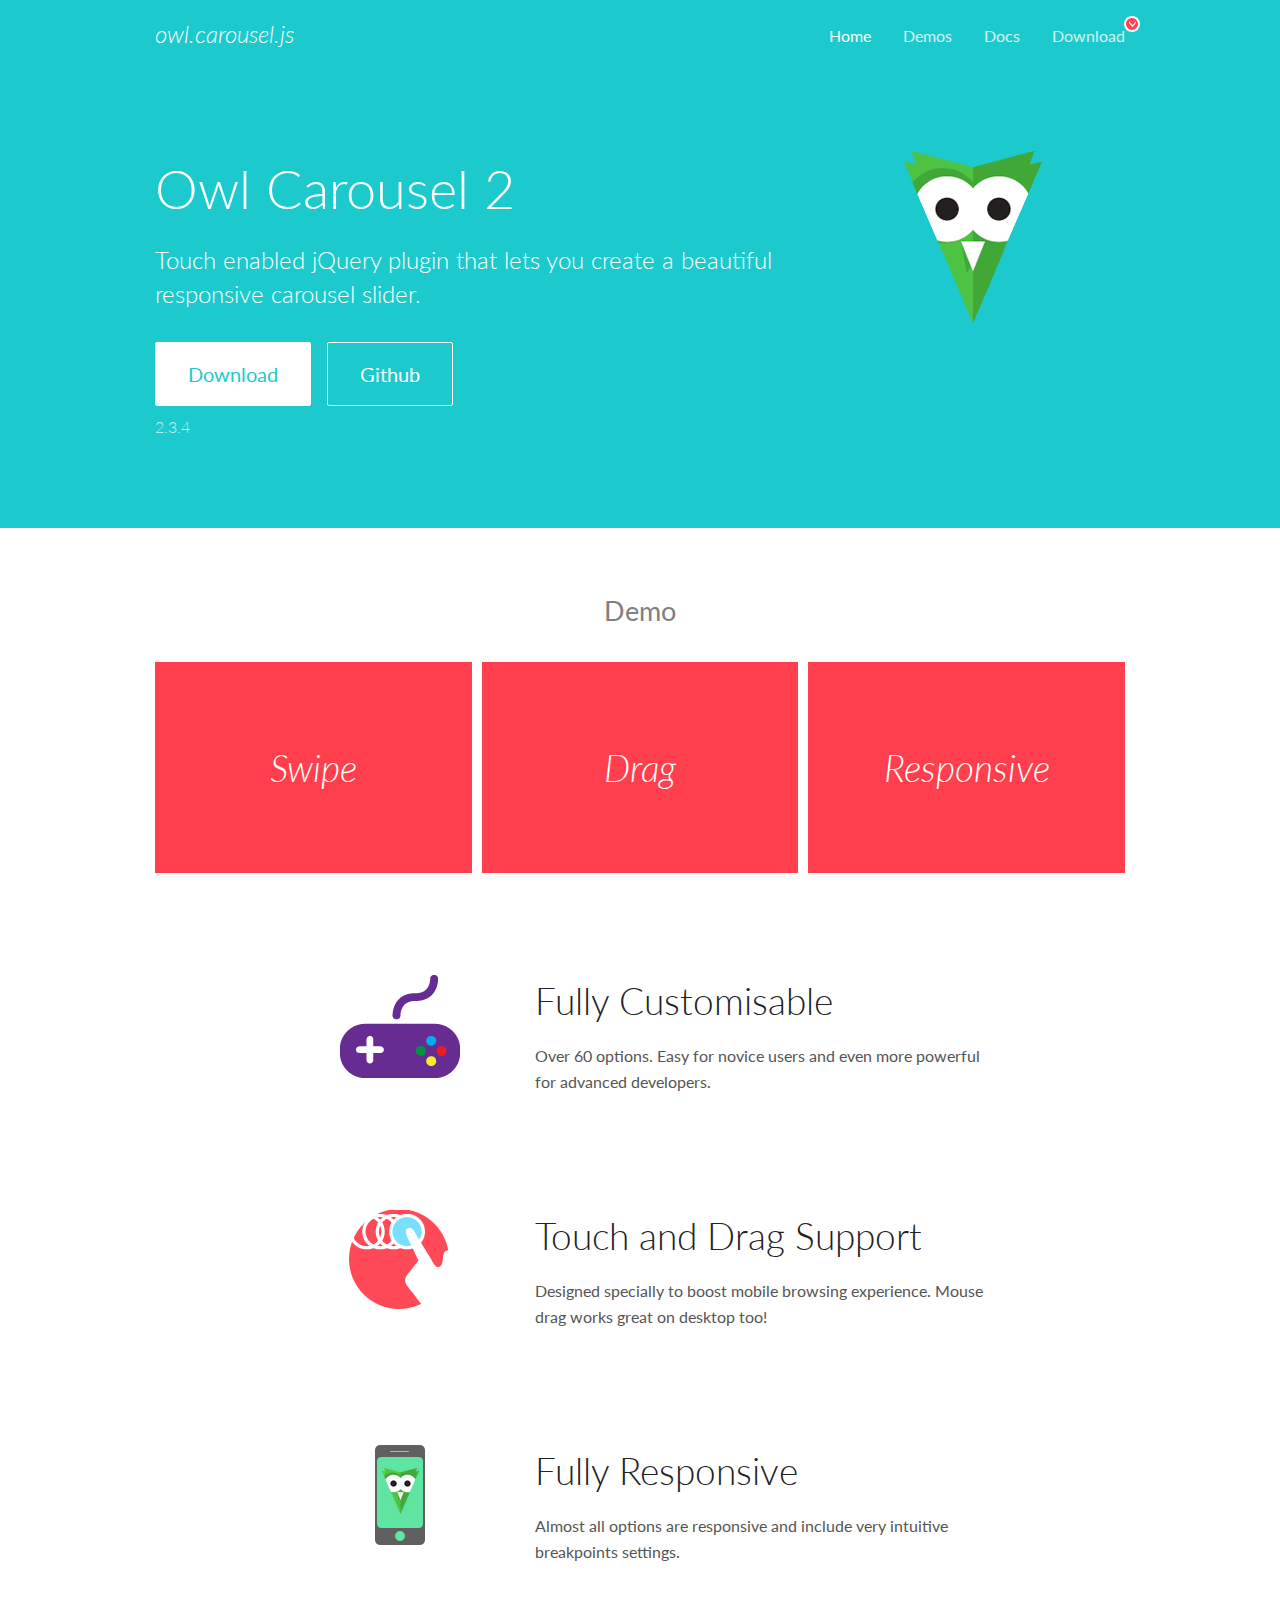
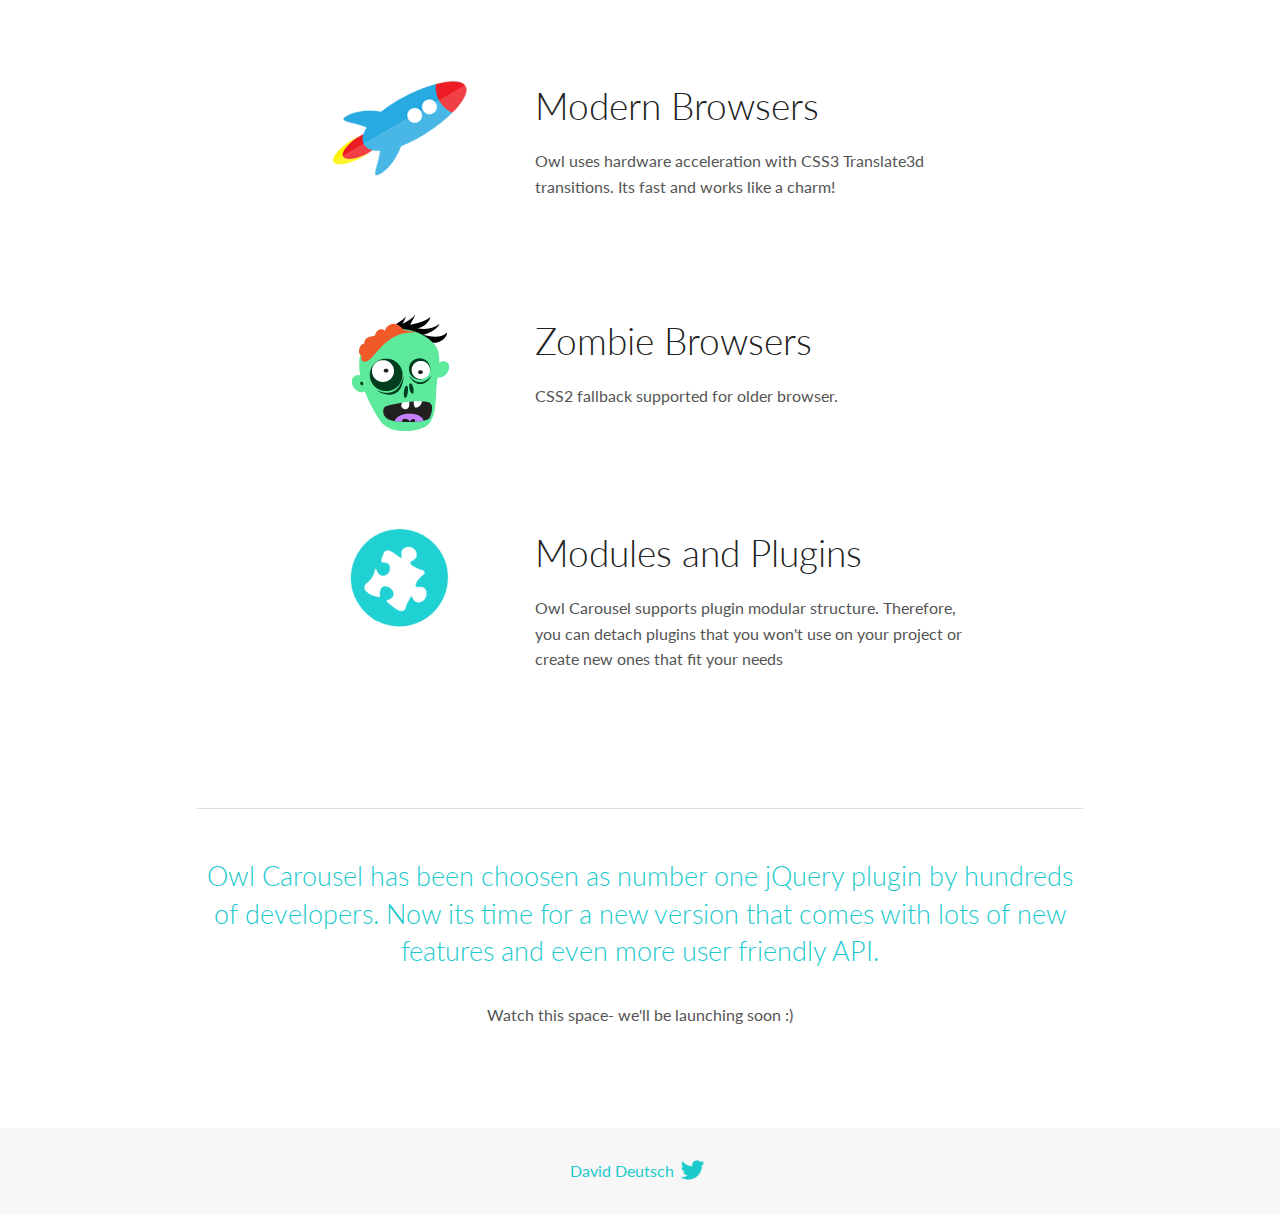
<file: bootstrap-4.6.2-dist/plugins/OwlCarousel/docs/index.html>
<!DOCTYPE html>
<html lang="en">
  <head>

    <!-- head -->
    <meta charset="utf-8">
    <meta name="msapplication-tap-highlight" content="no" />
    <meta name="viewport" content="width=device-width, initial-scale=1.0" />
    <meta name="description" content="Touch enabled jQuery plugin that lets you create beautiful responsive carousel slider.">
    <meta name="author" content="David Deutsch">
    <title>
      Home | Owl Carousel | 2.3.4
    </title>

    <!-- Stylesheets -->
    <link href='https://fonts.googleapis.com/css?family=Lato:300,400,700,400italic,300italic' rel='stylesheet' type='text/css'>
    <link rel="stylesheet" href="assets/css/docs.theme.min.css">

    <!-- Owl Stylesheets -->
    <link rel="stylesheet" href="assets/owlcarousel/assets/owl.carousel.min.css">
    <link rel="stylesheet" href="assets/owlcarousel/assets/owl.theme.default.min.css">

    <!-- HTML5 shim and Respond.js IE8 support of HTML5 elements and media queries -->

    <!--[if lt IE 9]>
      <script src="https://oss.maxcdn.com/libs/html5shiv/3.7.0/html5shiv.js"></script>
      <script src="https://oss.maxcdn.com/libs/respond.js/1.3.0/respond.min.js"></script>
    <![endif]-->

    <!-- Favicons -->
    <link rel="apple-touch-icon-precomposed" sizes="144x144" href="assets/ico/apple-touch-icon-144-precomposed.png">
    <link rel="shortcut icon" href="assets/ico/favicon.png">
    <link rel="shortcut icon" href="favicon.ico">

    <!-- Yeah i know js should not be in header. Its required for demos.-->

    <!-- javascript -->
    <script src="assets/vendors/jquery.min.js"></script>
    <script src="assets/owlcarousel/owl.carousel.js"></script>
  </head>
  <body>

    <!-- header -->
    <header class="header">
      <div class="row">
        <div class="large-12 columns">
          <div class="brand left">
            <h3>
              <a href="/OwlCarousel2/">owl.carousel.js</a> 
            </h3>
          </div>
          <a id="toggle-nav" class="right">
            <span></span> <span></span> <span></span> 
          </a> 
          <div class="nav-bar">
            <ul class="clearfix">
              <li class="active">
                <a href="/OwlCarousel2/index.html">Home</a> 
              </li>
              <li> <a href="/OwlCarousel2/demos/demos.html">Demos</a>  </li>
              <li> <a href="/OwlCarousel2/docs/started-welcome.html">Docs</a>  </li>
              <li>
                <a href="https://github.com/OwlCarousel2/OwlCarousel2/archive/2.3.4.zip">Download</a> 
                <span class="download"></span> 
              </li>
            </ul>
          </div>
        </div>
      </div>
    </header>

    <!-- home panel -->
    <section id="hero">
      <div class="row">
        <div class="large-8 medium-8 columns">
          <h1>Owl Carousel 2</h1>
          <h4>Touch enabled jQuery plugin that lets you create a beautiful responsive carousel slider.</h4>
          <a href="https://github.com/OwlCarousel2/OwlCarousel2/archive/2.3.4.zip" class="hero-button">Download</a> 
          <a href="https://github.com/OwlCarousel2/OwlCarousel2" class="hero-button outline">Github</a> 
          <p>2.3.4</p>
        </div>
        <div class="large-4 medium-4 columns">
          <img class="owl-logo" src="assets/img/owl-logo.png" alt="mr. Owl">
        </div>
      </div>
    </section>

    <!-- body -->
    <div class="home-demo">
      <div class="row">
        <div class="large-12 columns">
          <h3>Demo</h3>
          <div class="owl-carousel">
            <div class="item">
              <h2>Swipe</h2>
            </div>
            <div class="item">
              <h2>Drag</h2>
            </div>
            <div class="item">
              <h2>Responsive</h2>
            </div>
            <div class="item">
              <h2>CSS3</h2>
            </div>
            <div class="item">
              <h2>Fast</h2>
            </div>
            <div class="item">
              <h2>Easy</h2>
            </div>
            <div class="item">
              <h2>Free</h2>
            </div>
            <div class="item">
              <h2>Upgradable</h2>
            </div>
            <div class="item">
              <h2>Tons of options</h2>
            </div>
            <div class="item">
              <h2>Infinity</h2>
            </div>
            <div class="item">
              <h2>Auto Width</h2>
            </div>
          </div>
        </div>
      </div>
    </div>
    <script>
      var owl = $('.owl-carousel');
      owl.owlCarousel({
        margin: 10,
        loop: true,
        responsive: {
          0: {
            items: 1
          },
          600: {
            items: 2
          },
          1000: {
            items: 3
          }
        }
      })
    </script>

    <!-- features -->
    <div id="features">
      <div class="row">
        <div class="small-12 medium-9 small-centered columns">
          <section class="row feature">
            <div class="medium-4 small-12 columns">
              <img src="assets/img/feature-options.png" alt="">
            </div>
            <div class="medium-8 small-12 columns">
              <h2>Fully Customisable</h2>
              <p>Over 60 options. Easy for novice users and even more powerful for advanced developers.</p>
            </div>
          </section>
          <section class="row feature">
            <div class="medium-4 small-12 columns">
              <img src="assets/img/feature-drag.png" alt="">
            </div>
            <div class="medium-8 small-12 columns">
              <h2>Touch and Drag Support</h2>
              <p>Designed specially to boost mobile browsing experience. Mouse drag works great on desktop too!</p>
            </div>
          </section>
          <section class="row feature">
            <div class="medium-4 small-12 columns">
              <img src="assets/img/feature-responsive.png" alt="">
            </div>
            <div class="medium-8 small-12 columns">
              <h2>Fully Responsive</h2>
              <p>Almost all options are responsive and include very intuitive breakpoints settings.</p>
            </div>
          </section>
          <section class="row feature">
            <div class="medium-4 small-12 columns">
              <img src="assets/img/feature-modern.png" alt="">
            </div>
            <div class="medium-8 small-12 columns">
              <h2>Modern Browsers</h2>
              <p>Owl uses hardware acceleration with CSS3 Translate3d transitions. Its fast and works like a charm! </p>
            </div>
          </section>
          <section class="row feature">
            <div class="medium-4 small-12 columns">
              <img src="assets/img/feature-zombie.png" alt="">
            </div>
            <div class="medium-8 small-12 columns">
              <h2>Zombie Browsers</h2>
              <p>CSS2 fallback supported for older browser.</p>
            </div>
          </section>
          <section class="row feature">
            <div class="medium-4 small-12 columns">
              <img src="assets/img/feature-module.png" alt="">
            </div>
            <div class="medium-8 small-12 columns">
              <h2>Modules and Plugins</h2>
              <p>Owl Carousel supports plugin modular structure. Therefore, you can detach plugins that you won&#x27;t use on your project or create new ones that fit your needs</p>
            </div>
          </section>
        </div>
      </div>
    </div>

    <!-- footer -->
    <section id="teaser-text">
      <div class="row">
        <div class="small-12 medium-11 small-centered columns">
          <hr>
          <h3 id="owl-carousel-has-been-choosen-as-number-one-jquery-plugin-by-hundreds-of-developers-now-its-time-for-a-new-version-that-comes-with-lots-of-new-features-and-even-more-user-friendly-api-">Owl Carousel has been choosen as number one jQuery plugin by hundreds of developers. Now its time for a new version that comes with lots of new features and even more user friendly API.</h3>
          <p>Watch this space- we&#39;ll be launching soon :)</p>
        </div>
      </div>
    </section>

    <!-- footer -->
    <footer class="footer">
      <div class="row">
        <div class="large-12 columns">
          <h5>
            <a href="/OwlCarousel2/docs/support-contact.html">David Deutsch</a> 
            <a id="custom-tweet-button" href="https://twitter.com/share?url=https://github.com/OwlCarousel2/OwlCarousel2&text=Owl Carousel - This is so awesome! " target="_blank"></a> 
          </h5>
        </div>
      </div>
    </footer>

    <!-- vendors -->
    <script src="assets/vendors/highlight.js"></script>
    <script src="assets/js/app.js"></script>
  </body>
</html>
</file>
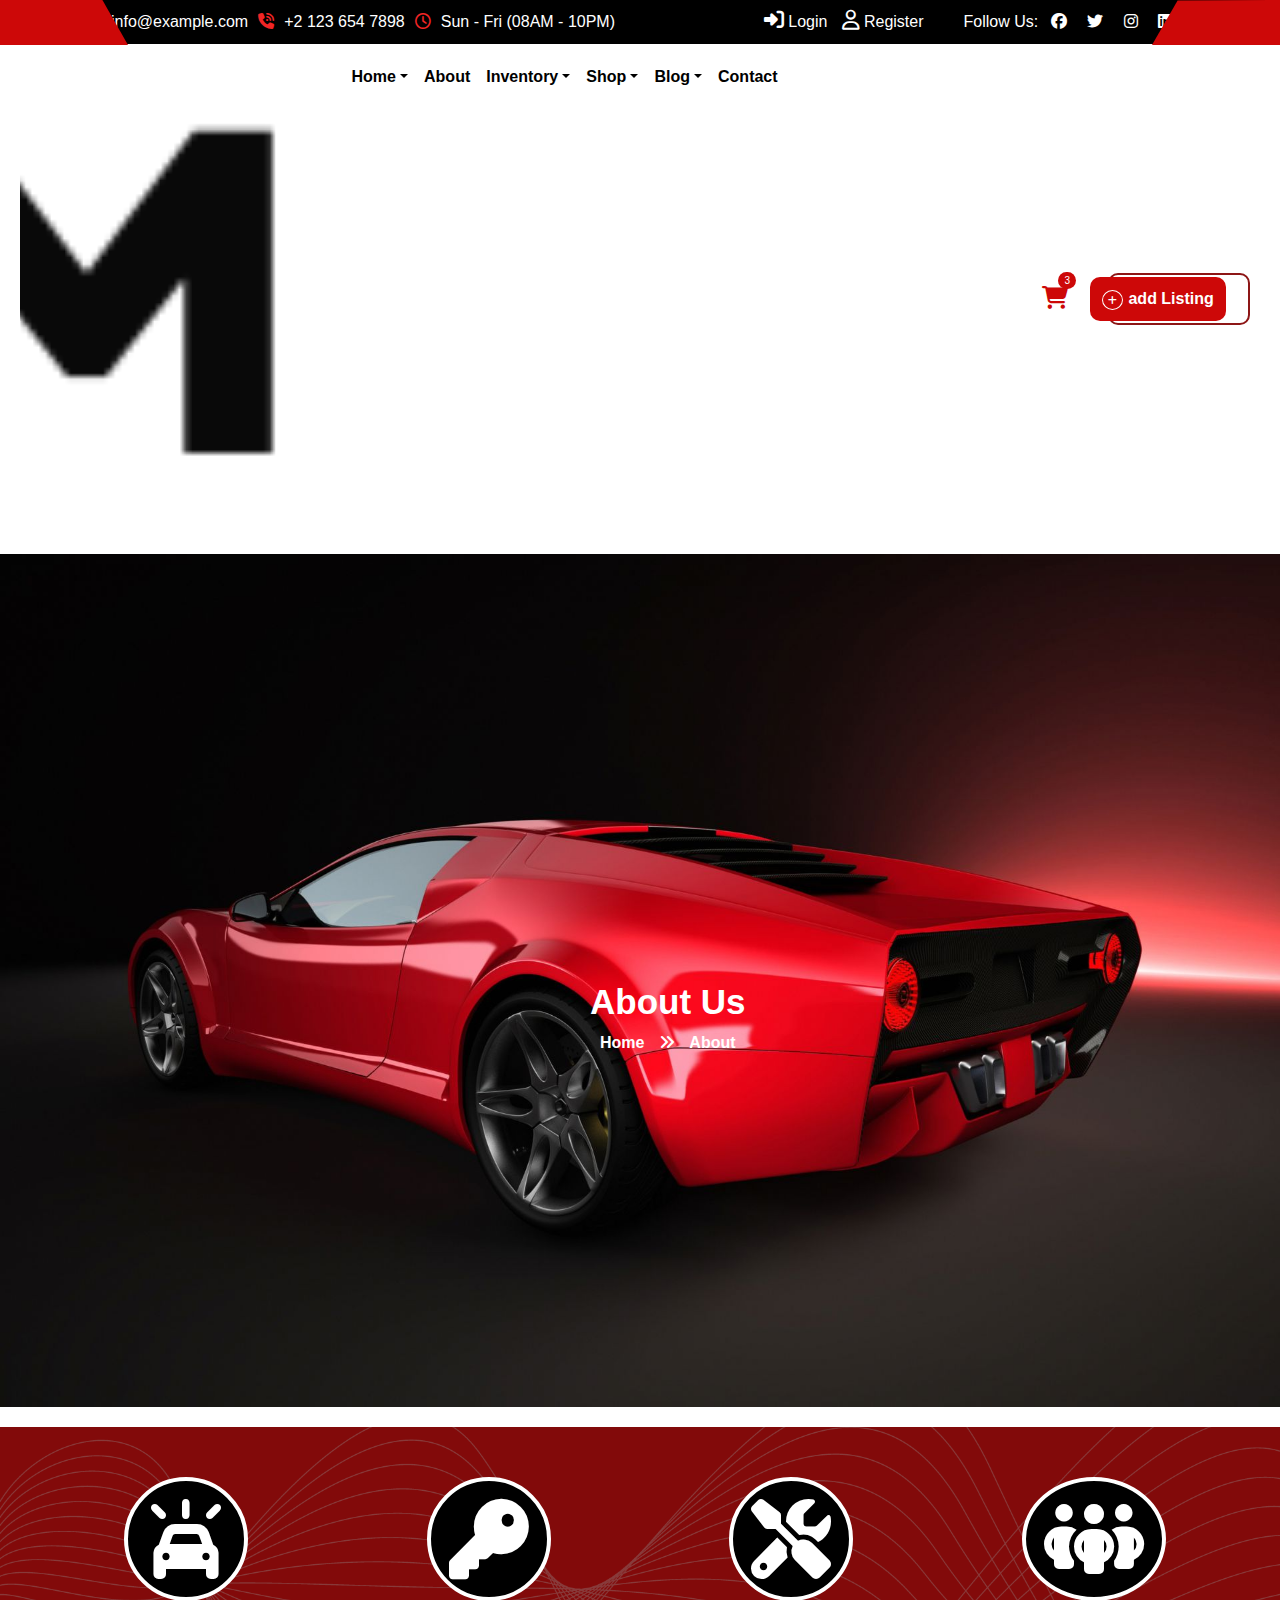
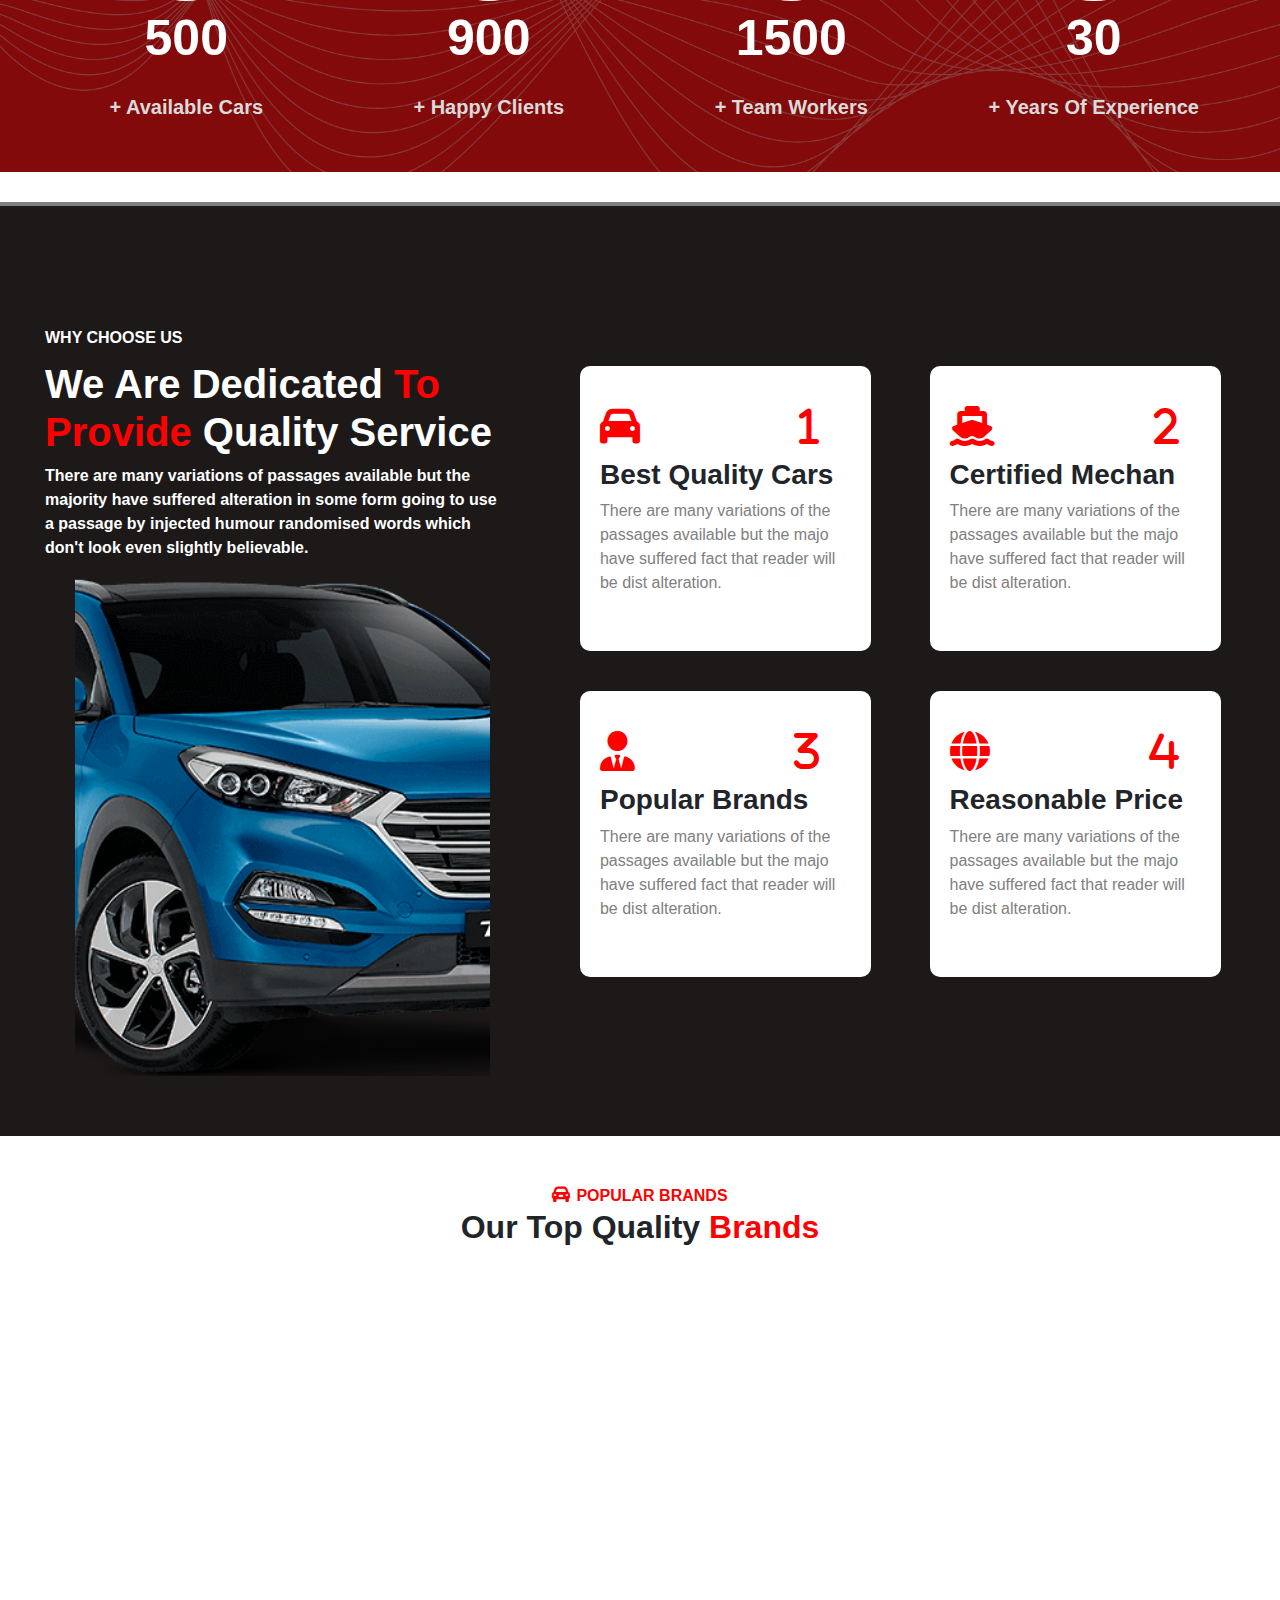
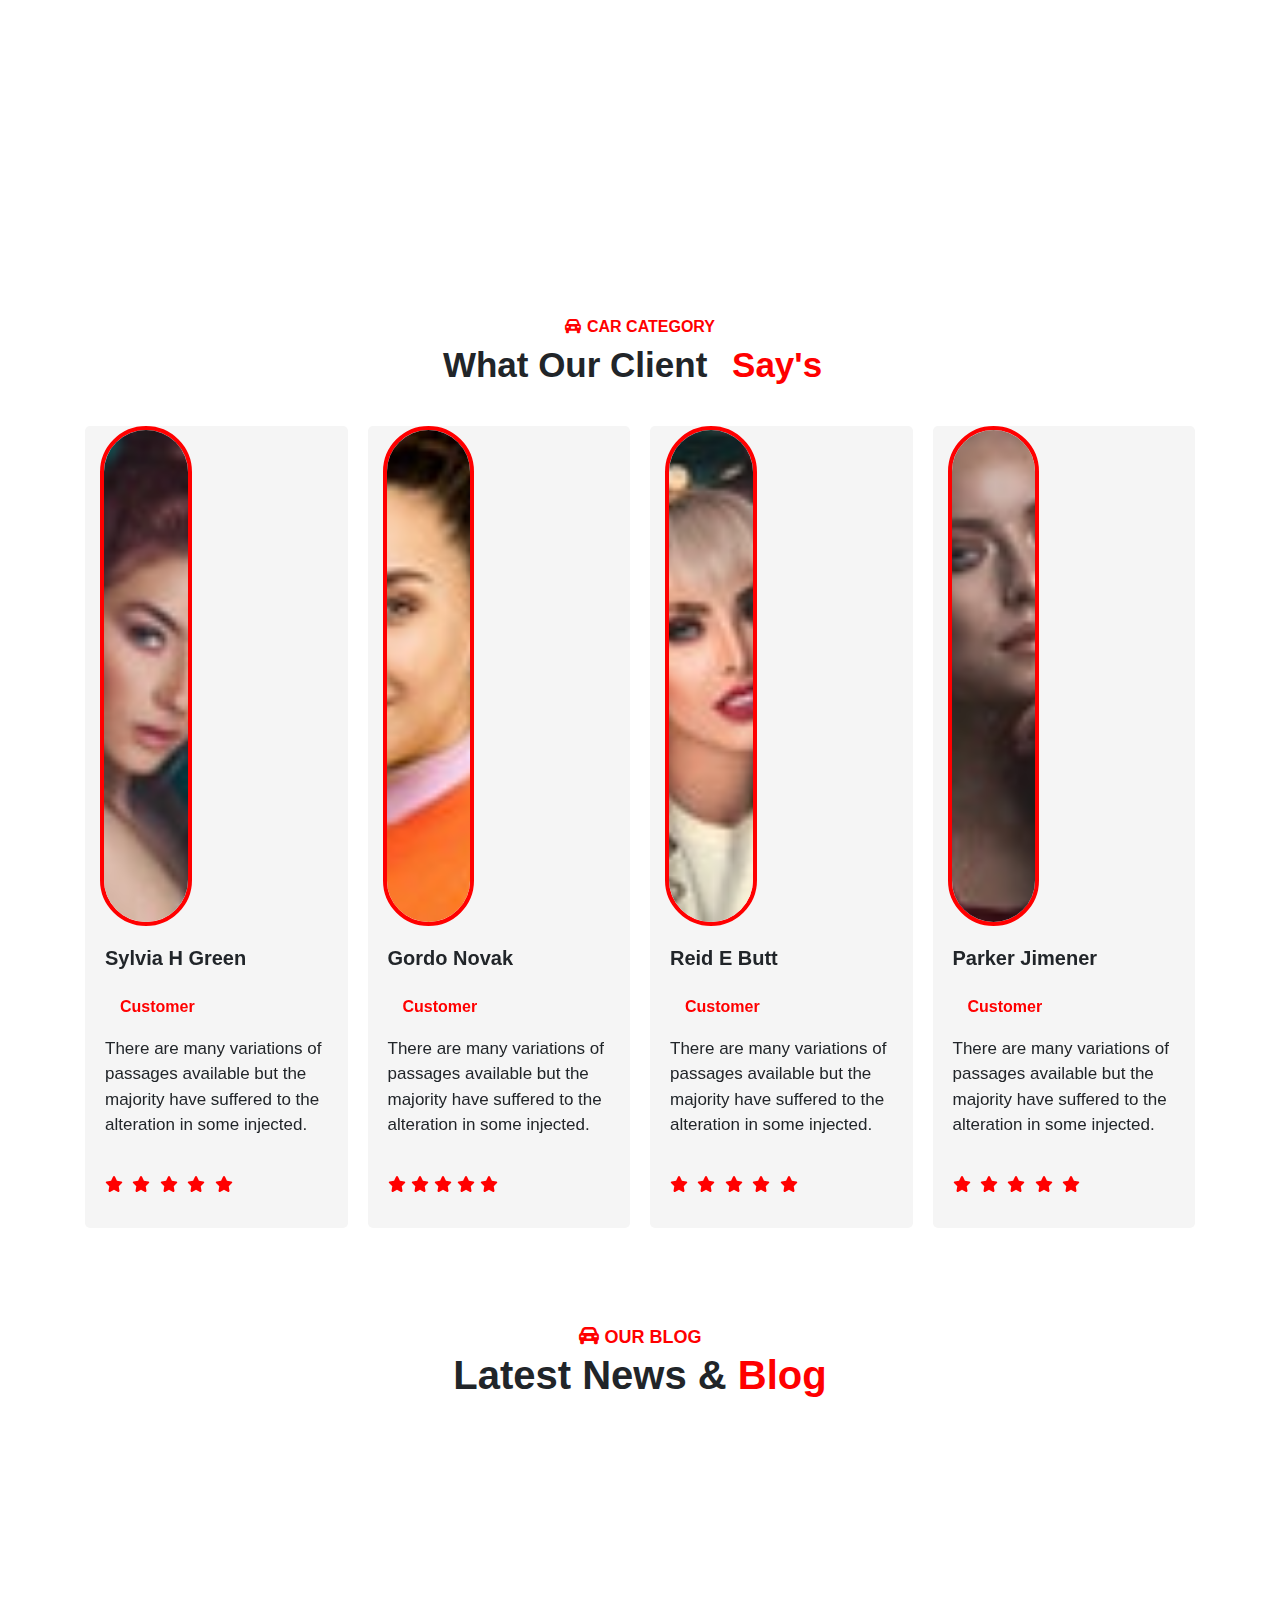
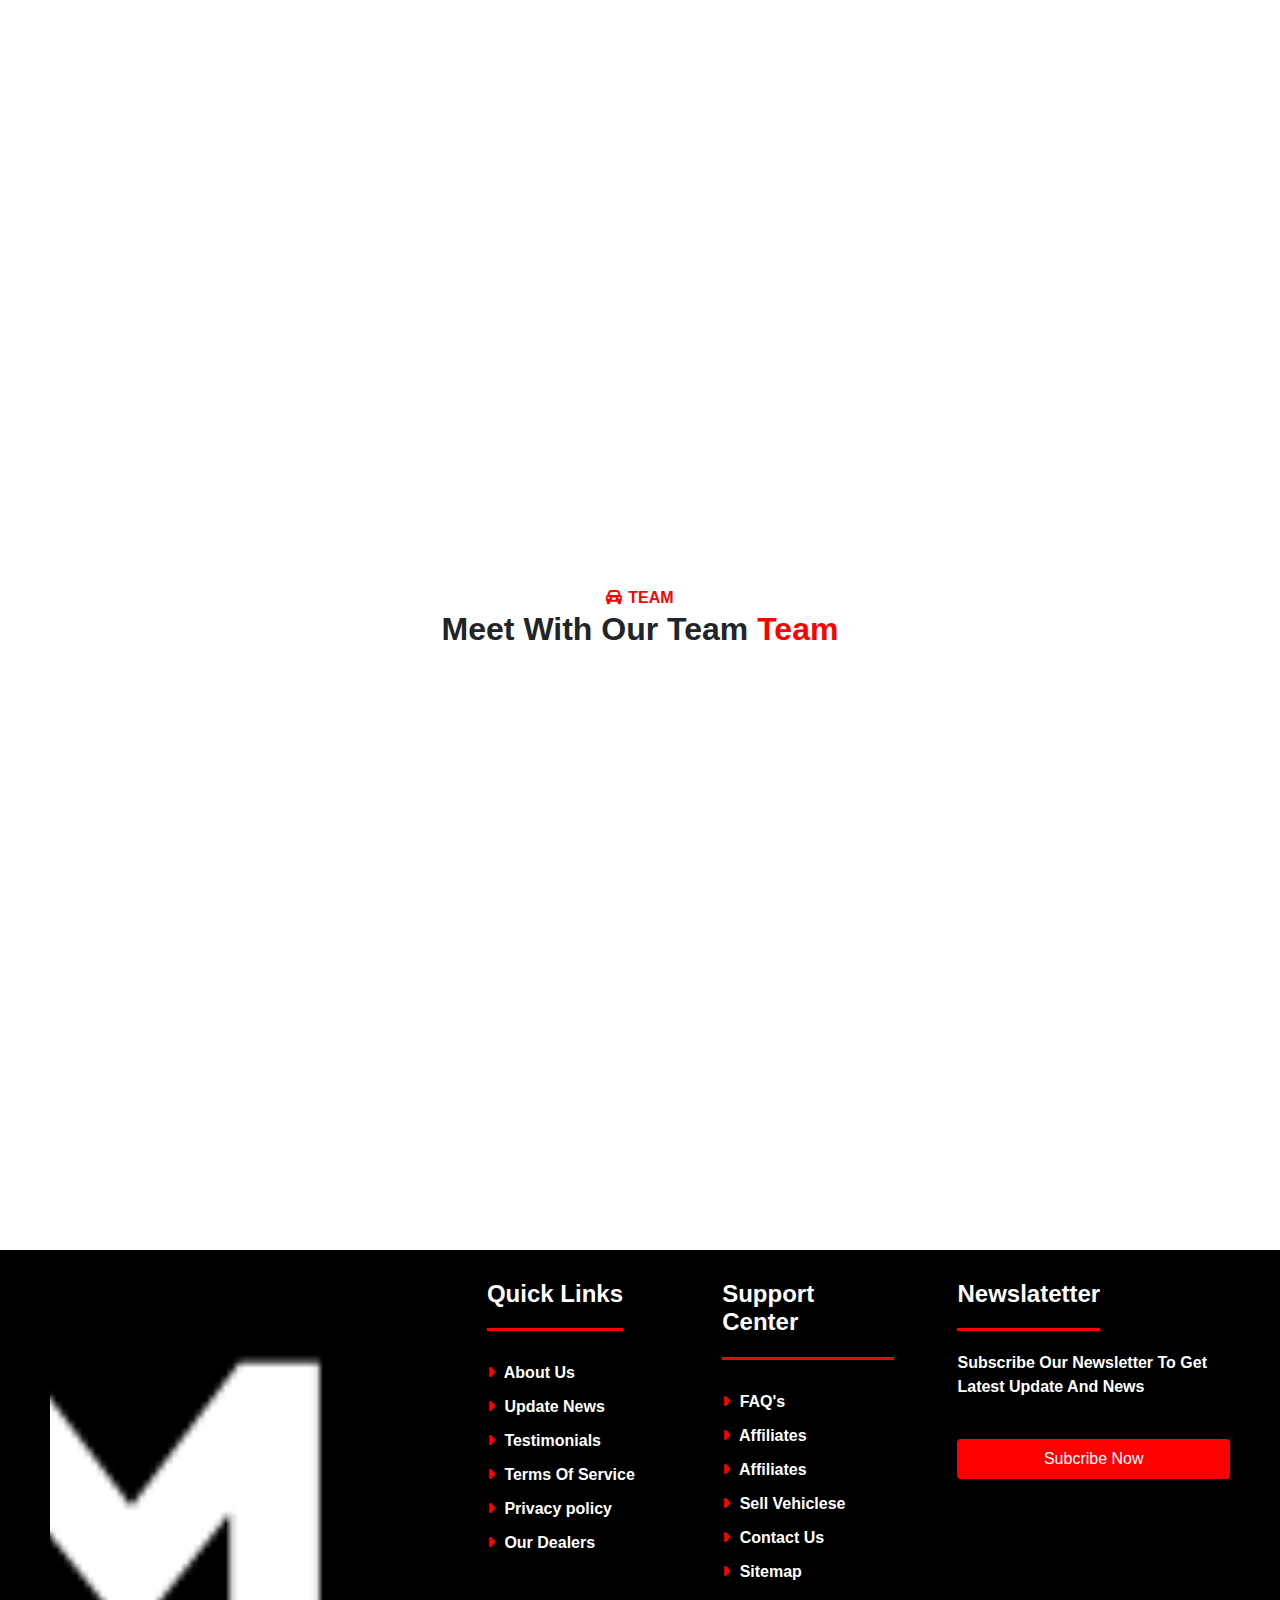
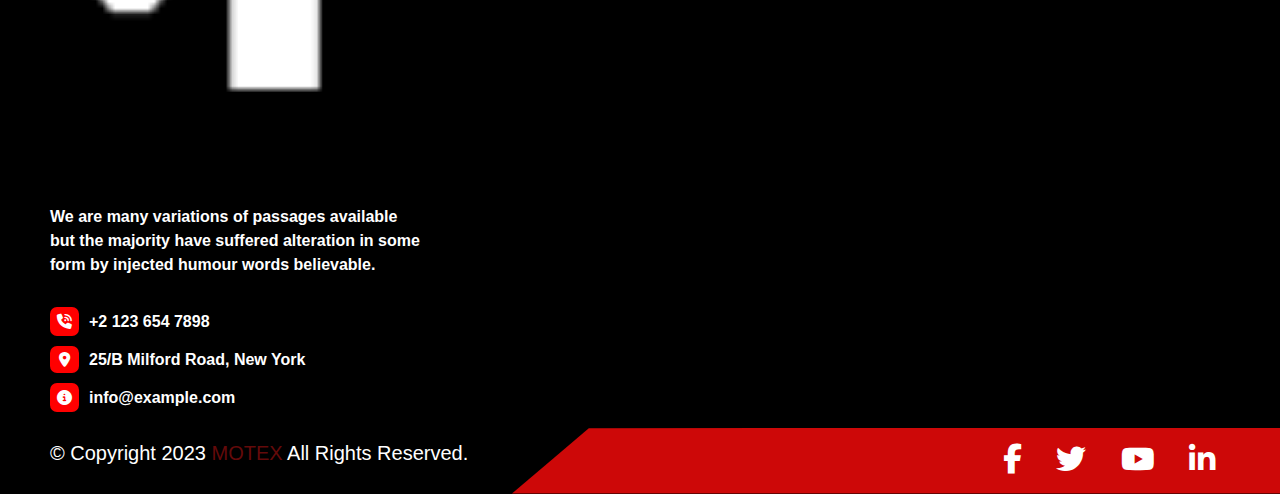
<file: about.html>
<!DOCTYPE html>
<html lang="en">

<head>
    <meta charset="UTF-8">
    <meta http-equiv="X-UA-Compatible" content="IE=edge">
    <meta name="viewport" content="width=device-width, initial-scale=1.0">
    <title>shop car</title>
    <link rel="shortcut icon"
        href="https://encrypted-tbn0.gstatic.com/images?q=tbn:ANd9GcQyPMTd0l6RO3iFvDuEey9GqhaqY_OCmNwA5Q&usqp=CAU">
    <link rel="stylesheet" href="bootstrap-4.6.2-dist/plugins/OwlCarousel/dist/assets/owl.carousel.min.css">
    <link rel="stylesheet" href="bootstrap-4.6.2-dist/plugins/OwlCarousel/dist/assets/owl.theme.default.min.css">
    <link rel="stylesheet" href="https://cdnjs.cloudflare.com/ajax/libs/font-awesome/6.3.0/css/all.min.css">
    <link rel="stylesheet" href="bootstrap-4.6.2-dist/css/bootstrap.min.css">
    <link rel="stylesheet" href="bootstrap-4.6.2-dist/css/style.css">
    <link rel="stylesheet" href="https://cdnjs.cloudflare.com/ajax/libs/animate.css/4.1.1/animate.min.css">

</head>

<body>
    <header>
        <div class="header-con">
            <div class="container">
                <div class="box row">
                    <div class="ben col-lg-7 header-left">
                        <ul class="">
                            <li>
                                <a class="icon1" href="#"><i
                                        class="fa-solid fa-circle-info"></i><span>info@example.com</span></a>
                            </li>
                            <li>
                                <a class="icon1" href="#"><i class="fa-solid fa-phone-volume"></i><span>+2 123 654
                                        7898</span></a>
                            </li>
                            <li>
                                <a class="icon1" href="#"><i class="fa-regular fa-clock"></i><span>Sun - Fri (08AM -
                                        10PM)</span></a>
                            </li>
                        </ul>
                    </div>
                    <div class="col-lg-5 header-right row">
                        <div class="header-link">
                            <a class="icon" href="login.html"><i
                                    class="fa-solid fa-right-to-bracket"></i><span>Login</span></a>
                            <a class="icon" href="#"><i class="fa-regular fa-user"></i><span>Register</span></a>
                        </div>
                        <div class="header-follow">
                            <span>Follow Us:</span>
                            <a href="#"><i class="fa-brands fa-facebook"></i></a>
                            <a href="#"><i class="fa-brands fa-twitter"></i></a>
                            <a href="#"><i class="fa-brands fa-instagram"></i></a>
                            <a href="#"><i class="fa-brands fa-linkedin"></i></a>
                        </div>
                    </div>
                </div>
            </div>
        </div>
    </header>
    <div class="menu">
        <div class="row thang">
            <div class="nav-logo col-lg-3 col-md-6">
                <a href="index.html"><img src="img/logo.png" alt="logo"></a>
            </div>
            <div class="nav-right tum row col-lg-3 col-md-6">
                <div class="gio">
                    <i class="fa-solid fa-cart-shopping"></i>
                    <span>3</span>
                </div>
                <div class="add-car">
                    <div class="add">
                        <i class="fa-solid fa-plus"></i>
                        <span>add Listing</span>
                    </div>
                </div>
            </div>
            <div class="nav-menu col-lg-6 col-md-12">
                <nav class="navbar navbar-expand-sm">
                    <button class="navbar-toggler d-lg-none" type="button" data-toggle="collapse"
                        data-target="#collapsibleNavId" aria-controls="collapsibleNavId" aria-expanded="false"><i
                            class="fa-solid fa-bars"></i></button>
                    <div class="collapse navbar-collapse" id="collapsibleNavId">
                        <div class="nav-thon row col-lg-3">
                            <div class="gio">
                                <i class="fa-solid fa-cart-shopping"></i>
                                <span>3</span>
                            </div>
                            <div class="add-car">
                                <div class="add">
                                    <a href=""><i class="fa-solid fa-plus"></i>/a>
                                    <span>add Listing</span>
                                </div>
                            </div>
                        </div>
                        <ul class="navbar-nav mr-auto mt-2 mt-lg-0">
                            <li class="nav-item dropdown">
                                <a class="big nav-link dropdown-toggle" href="index.html" id="dropdownId"
                                    data-toggle="dropdown" aria-haspopup="true" aria-expanded="false">Home</a>
                                <div class="dropdown-menu" aria-labelledby="dropdownId">
                                    <a class="dropdown-item" href="index.html">Home page 1</a>
                                    <a class="dropdown-item" href="index.html">Home page 2</a>
                                </div>
                            </li>
                            <li class="nav-item">
                                <a class=" big nav-link" href="about.html">About</a>
                            </li>
                            <li class="nav-item dropdown">
                                <a class=" big nav-link dropdown-toggle" href="#" id="dropdownId" data-toggle="dropdown"
                                    aria-haspopup="true" aria-expanded="false">Inventory</a>
                                <div class="dropdown-menu" aria-labelledby="dropdownId">
                                    <a class="dropdown-item" href="Inventoty.html">Inventoty Grid</a>
                                    <a class="dropdown-item" href="Inventoty.html">Inventoty List</a>
                                    <a class="dropdown-item" href="Inventoty.html">Inventoty Single</a>
                                </div>
                            </li>
                            <li class="nav-item dropdown">
                                <a class=" big nav-link dropdown-toggle" href="shop.html" id="dropdownId"
                                    data-toggle="dropdown" aria-haspopup="true" aria-expanded="false">Shop</a>
                                <div class="dropdown-menu" aria-labelledby="dropdownId">
                                    <a class="dropdown-item" href="shop.html">Shop</a>
                                    <a class="dropdown-item" href="Shop.html">Shop Cart</a>
                                    <a class="dropdown-item" href="Shop.html">Shop Checkout</a>
                                    <a class="dropdown-item" href="Shop.html">Shop Single</a>
                                </div>
                            </li>
                            <li class="nav-item dropdown">
                                <a class=" big nav-link dropdown-toggle" href="#" id="dropdownId" data-toggle="dropdown"
                                    aria-haspopup="true" aria-expanded="false">Blog</a>
                                <div class="dropdown-menu" aria-labelledby="dropdownId">
                                    <a class="dropdown-item" href="blog.html">Blog</a>
                                    <a class="dropdown-item" href="blog.html">Blog Single</a>
                                </div>
                            </li>
                           
                            <li class="nav-item">
                                <a class=" big nav-link" href="contact.html">Contact</a>
                            </li>
                        </ul>
                    </div>
                </nav>
            </div>
            <div class="nav-right bottum row col-lg-3 col-md-6">
                <div class="gio">
                    <a href="shop.html"><i class="fa-solid fa-cart-shopping"></i></a>
                    <span>3</span>
                </div>
                <div class="add-car">
                    <div class="add">
                        <i class="fa-solid fa-plus"></i>
                        <span>add Listing</span>
                    </div>
                </div>
            </div>
        </div>
    </div>

    <div class="car-about">
        <img src="img/tong-phu.jpg" alt="">
        <div class="bun">
            <h4>About Us</h4>
            <a href="index.html">Home</a>
            <a href=""><i class="fa-solid fa-angles-right"></i></a>
            <a href="">About</a>
        </div>
    </div>
    <div class="counter">
        <div class="counter-con  row">
            <div class="san col-lg-3 col-md-6">
                <i class="fa-solid fa-car-on"></i>
                <p>500</p>
                <span>+ Available Cars</span>
            </div>
            <div class="san col-lg-3 col-md-6">
                <i class="fa-solid fa-key"></i>
                <p>900</p>
                <span>+ Happy Clients</span>
            </div>
            <div class="san col-lg-3 col-md-6">
                <i class="fa-solid fa-screwdriver-wrench"></i>
                <p>1500</p>
                <span>+ Team Workers</span>
            </div>
            <div class="san col-lg-3 col-md-6">
                <i class="fa-solid fa-people-group"></i>
                <p>30</p>
                <span>+ Years Of Experience</span>
            </div>
        </div>
    </div>

    <div class="choose row">
        <div class="choose-left col-lg-5">
            <span>WHY CHOOSE US</span>
            <h2>We Are Dedicated <span>To</span><br><span>Provide</span> Quality Service</h2>
            <p>There are many variations of passages available but the majority have suffered alteration in some form
                going to use a passage by injected humour randomised words which don't look even slightly believable.
            </p>
            <img src="img/02.png" alt="">
        </div>
        <div class="choose-right col-lg-7 row">
            <div class="con1-jon con-jon col-lg-5 col-md-5">
                <div class="iconj">
                    <i class="fa-solid fa-car bs"></i>
                    <i class="fa-solid fa-1"></i>
                </div>
                <h3>Best Quality Cars</h3>
                <p>There are many variations of the passages available but the majo have suffered fact that reader will
                    be dist alteration.</p>
            </div>
            <div class="con2-jon  con-jon col-lg-5 col-md-5">
                <div class="iconj">
                    <i class="fa-solid fa-ship bs"></i>
                    <i class="fa-solid fa-2"></i>
                </div>
                <h3>Certified Mechan</h3>
                <p>There are many variations of the passages available but the majo have suffered fact that reader will
                    be dist alteration.</p>
            </div>
            <div class="con3-jon  con-jon col-lg-5 col-md-5">
                <div class="iconj">
                    <i class="fa-solid fa-user-tie bs"></i>
                    <i class="fa-solid fa-3"></i>
                </div>
                <h3>Popular Brands</h3>
                <p>There are many variations of the passages available but the majo have suffered fact that reader will
                    be dist alteration.</p>
            </div>

            <div class="con4-jon  con-jon col-lg-5 col-md-5">
                <div class="iconj">
                    <i class="fa-solid fa-globe bs"></i>
                    <i class="fa-solid fa-4"></i>
                </div>
                <h3>Reasonable Price</h3>
                <p>There are many variations of the passages available but the majo have suffered fact that reader will
                    be dist alteration.</p>
            </div>
        </div>
    </div>
    <div class="popular py-5">
        <div class="container">
            <div class="popular-top">
                <strong><i class="fa-solid fa-car-rear"></i>POPULAR BRANDS</strong>
                <h2>Our Top Quality <span>Brands</span></h2>
            </div>
            <div class="popular-bottom row">
                <div class="hello col-lg-2 col-md-4 col-sm-12  wow animate__animated animate__fadeInUp" data-wow-duration="1s" data-wow-delay="0.2s ">
                    <a href="">
                        <img src="img/popu/01 (1).png" alt="">
                        <h5>Ferrari</h5>
                    </a>
                </div>
                <div class="hello col-lg-2 col-md-4 col-sm-12  wow animate__animated animate__fadeInUp" data-wow-duration="1.2s" data-wow-delay="0.2s">
                    <a href="">
                        <img src="img/popu/02.png" alt="">
                        <h5>Hyundai</h5>
                    </a>
                </div>
                <div class="hello col-lg-2 col-md-4 col-sm-12  wow animate__animated animate__fadeInUp" data-wow-duration="1.4s" data-wow-delay="0.2s">
                    <a href="">
                        <img src="img/popu/03.png" alt="">
                        <h5>Mercedes Benz</h5>
                    </a>
                </div>
                <div class="hello col-lg-2 col-md-4 col-sm-12  wow animate__animated animate__fadeInUp" data-wow-duration="1.6s" data-wow-delay="0.2s">
                    <a href="">
                        <img src="img/popu/04.png" alt="">
                        <h5>Toyota</h5>
                    </a>
                </div>
                <div class="hello col-lg-2 col-md-4 col-sm-12  wow animate__animated animate__fadeInUp" data-wow-duration="1.8s" data-wow-delay="0.2s">
                    <a href="">
                        <img src="img/popu/05.png" alt="">
                        <h5>BMW</h5>
                    </a>
                </div>
                <div class="hello col-lg-2 col-md-4 col-sm-12  wow animate__animated animate__fadeInUp" data-wow-duration="2s" data-wow-delay="0.2s">
                    <a href="">
                        <img src="img/popu/06.png" alt="">
                        <h5>Nissan</h5>
                    </a>
                </div>
            </div>
        </div>
    </div>
    <div class="client py-5">
        <div class="client-top">
            <p><i class="fa-solid fa-car-rear"></i>CAR CATEGORY</p>
            <h2>What Our Client <span>Say's</span></h2>
        </div>
        <div class="container">
            <div class="owl-carousel owl-theme my-client">
                <div class="card text-left item">
                    <img class="card-img-top" src="img/01.jpg" alt="">
                    <div class="card-body">
                        <h4 class="card-title">Sylvia H Green</h4>
                        <p class="card-text">Customer</p>
                        <span>
                            There are many variations of passages available but the majority have
                            suffered to the alteration in some injected.
                        </span>
                    </div>
                    <p>
                        <i class="fa-solid fa-star" style="color: red;"></i>
                        <i class="fa-solid fa-star"></i>
                        <i class="fa-solid fa-star"></i>
                        <i class="fa-solid fa-star"></i>
                        <i class="fa-solid fa-star"></i>
                    </p>
                </div>
                <div class="card text-left item">
                    <img class="card-img-top" src="img/02.jpg" alt="">
                    <div class="card-body">
                        <h4 class="card-title">Gordo Novak</h4>
                        <p class="card-text">Customer</p>
                        <span>
                            There are many variations of passages available but the majority have
                            suffered to the alteration in some injected.</span>
                    </div>
                    <p><i class="fa-solid fa-star"></i><i class="fa-solid fa-star"></i><i
                            class="fa-solid fa-star"></i><i class="fa-solid fa-star"></i><i
                            class="fa-solid fa-star"></i></p>
                </div>
                <div class="card text-left item">
                    <img class="card-img-top" src="img/03.jpg" alt="">
                    <div class="card-body">
                        <h4 class="card-title">Reid E Butt</h4>
                        <p class="card-text">Customer</p>
                        <span>
                            There are many variations of passages available but the majority have
                            suffered to the alteration in some injected.</span>
                    </div>
                    <p>
                        <i class="fa-solid fa-star"></i>
                        <i class="fa-solid fa-star"></i>
                        <i class="fa-solid fa-star"></i>
                        <i class="fa-solid fa-star"></i>
                        <i class="fa-solid fa-star"></i>
                    </p>
                </div>
                <div class="card text-left item">
                    <img class="card-img-top" src="img/04.jpg" alt="">
                    <div class="card-body">
                        <h4 class="card-title">Parker Jimener</h4>
                        <p class="card-text">Customer</p>
                        <span>
                            There are many variations of passages available but the majority have
                            suffered to the alteration in some injected.</span>
                    </div>
                    <p>
                        <i class="fa-solid fa-star"></i>
                        <i class="fa-solid fa-star"></i>
                        <i class="fa-solid fa-star"></i>
                        <i class="fa-solid fa-star"></i>
                        <i class="fa-solid fa-star"></i>
                    </p>
                </div>
                <div class="card text-left item">
                    <img class="card-img-top" src="img/05.jpg" alt="">
                    <div class="card-body">
                        <h4 class="card-title">Heruli Ner</h4>
                        <p class="card-text">Customer</p>
                        <span>
                            There are many variations of passages available but the majority have
                            suffered to the alteration in some injected.</span>
                    </div>
                    <p>
                        <i class="fa-solid fa-star"></i>
                        <i class="fa-solid fa-star"></i>
                        <i class="fa-solid fa-star"></i>
                        <i class="fa-solid fa-star"></i>
                        <i class="fa-solid fa-star"></i>
                    </p>
                </div>
            </div>
        </div>
    </div>
    <div class="latest py-5">
        <div class="latest-top">
            <strong><i class="fa-solid fa-car-rear"></i>OUR BLOG</strong>
            <h2>Latest News & <span>Blog</span></h2>
        </div>
        <div class="latest-bottom">
            <div class="container">
                <div class="row">
                    <div class="kho col-lg-4 col-md-12  wow animate__animated animate__fadeInUp" data-wow-duration="1.2s" data-wow-delay="0.2s">
                        <div class="kho-trong">
                                <img class="card-img-top" src="img/latest/01.jpg" alt="">
                                <div class="body">
                                    <a class="trong1" href=""><i class="fa-solid fa-user"></i> By Alicia Davis</a>
                                    <a class="trong2" href=""><i class="fa-regular fa-calendar-days"></i> January 29, 2023</a>
                                </div>
                                <div class="xau">
                                    <a class="trong3" href="">There are many variations of passage available.</a>
                                </div>
                                    <a href="" class="btn btn-lg btn-danger">Read More</a>
                        </div>
                    </div>
                    <div class="kho col-lg-4 col-md-12  wow animate__animated animate__fadeInUp" data-wow-duration="1.4s" data-wow-delay="0.2s">
                        <div class="kho-trong">
                            <img class="card-img-top" src="img/latest/02.jpg" alt="">
                            <div class="body">
                                <a class="trong1" href=""><i class="fa-solid fa-user"></i> By Alicia Davis</a>
                                <a class="trong2" href=""><i class="fa-regular fa-calendar-days"></i> January 29, 2023</a>
                            </div>
                            <div class="xau">
                                <a class="trong3" href="">There are many variations of passage available.</a>
                            </div>
                                <a href="" class="btn btn-lg btn-danger">Read More</a>
                        </div>
                    </div>
                    <div class="kho col-lg-4 col-md-12  wow animate__animated animate__fadeInUp" data-wow-duration="1.6s" data-wow-delay="0.2s">
                        <div class="kho-trong">
                            <img class="card-img-top" src="img/latest/01.jpg" alt="">
                            <div class="body">
                                <a class="trong1" href=""><i class="fa-solid fa-user"></i> By Alicia Davis</a>
                                <a class="trong2" href=""><i class="fa-regular fa-calendar-days"></i> January 29, 2023</a>
                            </div>
                            <div class="xau">
                                <a class="trong3" href="">There are many variations of passage available.</a>
                            </div>
                                <a href="" class="btn btn-lg btn-danger">Read More</a>
                        </div>
                    </div>
                </div>
            </div>
        </div>
    </div>
    <div class="team">
        <div class="container">
            <div class="team-top">
                <strong><i class="fa-solid fa-car-rear"></i>TEAM</strong>
                <h2>Meet With Our Team<span> Team</span></h2>
            </div>
            <div class="team-bottom row">
                <div class="hello col-lg-3 col-md-6 col-sm-12  wow animate__animated animate__fadeInUp" data-wow-duration="1s" data-wow-delay="0.2s ">
                    <a href="">
                        <img src="img/team/01.jpg" alt="">
                        <h5>Chad Smith</h5>
                        <span>HR Manager</span>
                    </a>
                </div>
                <div class="hello col-lg-3 col-md-6 col-sm-12  wow animate__animated animate__fadeInUp" data-wow-duration="1s" data-wow-delay="0.2s ">
                    <a href="">
                        <img src="img/team/02.jpg" alt="">
                        <h5>Malissa Fie</h5>
                        <span>Technician</span>
                    </a>
                </div>
                <div class="hello col-lg-3 col-md-6 col-sm-12  wow animate__animated animate__fadeInUp" data-wow-duration="1s" data-wow-delay="0.2s ">
                    <a href="">
                        <img src="img/team/03.jpg" alt="">
                        <h5>Arron Rodri</h5>
                        <span>CEO & Founder</span>
                    </a>
                </div>
                <div class="hello col-lg-3 col-md-6 col-sm-12  wow animate__animated animate__fadeInUp" data-wow-duration="1s" data-wow-delay="0.2s ">
                    <a href="">
                        <img src="img/team/04.jpg" alt="">
                        <h5>Tony Pinto</h5>
                        <span>Mechanical Engineer</span>
                    </a>
                </div>
            </div>
        </div>
    </div>
    <div class="footer">
        <div class="footer-top row">
            <div class="footer-logo col-lg-4">
                <img src="img/logo2.png" alt="">
                <p>We are many variations of passages available but the majority have suffered alteration in some form
                    by injected humour words believable.</p>
                <ul>
                    <li><a href=""><i class="fa-solid fa-phone-volume"></i></a><span>+2 123 654 7898</span></li>
                    <li><a href=""><i class="xx fa-sharp fa-solid fa-location-dot"></i></a><span>25/B Milford Road, New
                            York</span></li>
                    <li><a href=""><i class="fa-solid fa-circle-info"></i></a><span>info@example.com</span></li>
                </ul>
            </div>
            <div class="quick col-lg-2">
                <h4>Quick Links</h4>
                <ul>
                    <li><a href=""><i class="fa-solid fa-caret-right"></i> About Us</a></li>
                    <li><a href=""><i class="fa-solid fa-caret-right"></i> Update News</a></li>
                    <li><a href=""><i class="fa-solid fa-caret-right"></i> Testimonials</a></li>
                    <li><a href=""><i class="fa-solid fa-caret-right"></i> Terms Of Service</a></li>
                    <li><a href=""><i class="fa-solid fa-caret-right"></i> Privacy policy</a></li>
                    <li><a href=""><i class="fa-solid fa-caret-right"></i> Our Dealers</a></li>
                </ul>
            </div>
            <div class="support  col-lg-2">
                <h4>Support Center</h4>
                <ul>
                    <li><a href=""><i class="fa-solid fa-caret-right"></i> FAQ's</a></li>
                    <li><a href=""><i class="fa-solid fa-caret-right"></i> Affiliates</a></li>
                    <li><a href=""><i class="fa-solid fa-caret-right"></i> Affiliates</a></li>
                    <li><a href=""><i class="fa-solid fa-caret-right"></i> Sell Vehiclese</a></li>
                    <li><a href=""><i class="fa-solid fa-caret-right"></i> Contact Us</a></li>
                    <li><a href=""><i class="fa-solid fa-caret-right"></i> Sitemap</a></li>
                </ul>
            </div>
            <div class="newslerter col-lg-3">
                <h4>Newslatetter</h4>
                <form action="" method="POST" role="form">
                    <p>Subscribe Our Newsletter To Get Latest Update And News</p>
                    <div class="form-group">
                    </div>
                    <button type="submit" class="btn btn-primary">Subcribe Now</button>
                </form>
            </div>
        </div>
        <div class="footer-bottom">
            <div class="bottom-con row">
                <div class="bottom-left col-lg-6">
                    <p>© Copyright 2023 <span>MOTEX</span> All Rights Reserved.</p>
                </div>
                <div class="bottom-right col-lg-6">
                    <a href=""><i class="fa-brands fa-facebook-f"></i></a>
                    <a href=""><i class="fa-brands fa-twitter"></i></a>
                    <a href=""><i class="fa-brands fa-youtube"></i></a>
                    <a href=""><i class="fa-brands fa-linkedin-in"></i></a>
                </div>
            </div>
        </div>
    </div>
    <script src="bootstrap-4.6.2-dist/js/jquery-3.3.1.min.js"></script>
    <script src="bootstrap-4.6.2-dist/js/bootstrap.min.js"></script>
    <script src="bootstrap-4.6.2-dist/plugins/OwlCarousel/dist/owl.carousel.min.js"></script>
    <script src="https://cdnjs.cloudflare.com/ajax/libs/wow/1.1.2/wow.min.js"></script>
    <script>
     
        new WOW().init();
            
        $('.my-client').owlCarousel({
            loop: true,
            margin: 20,
            responsive: {
                0: {
                    items: 1
                },
                600: {
                    items: 2
                },
                980: {
                    items: 4
                }
            }
        });
        $(function () {
            $(window).scroll(function () {
                var vitribody = $('html, body').scrollTop();
                // var vitrigiaodien = $('.menu-bar').offset().top;

                if (vitribody >= 100) {
                    // doan nay addclass
                    // $('.menu-bar').addClass('animate__fadeInDown');
                    $('.menu').addClass('pin-menu');

                } else {
                    $('.menu').removeClass('pin-menu');
                    console.log('hello')

                }
            });
        });
        $('.sieu-xe i.icon-youtube').click(function (e) {
            e.preventDefault();
            $('.chan').addClass('xuatHien');
            $('.ngoai').addClass('den')
        });
        $('.ngoai').click(function (e) {
            e.preventDefault();
            $('.ngoai').removeClass('den');
            $('.chan').removeClass('xuatHien');
        });
    </script>
</body>
</html>
</file>
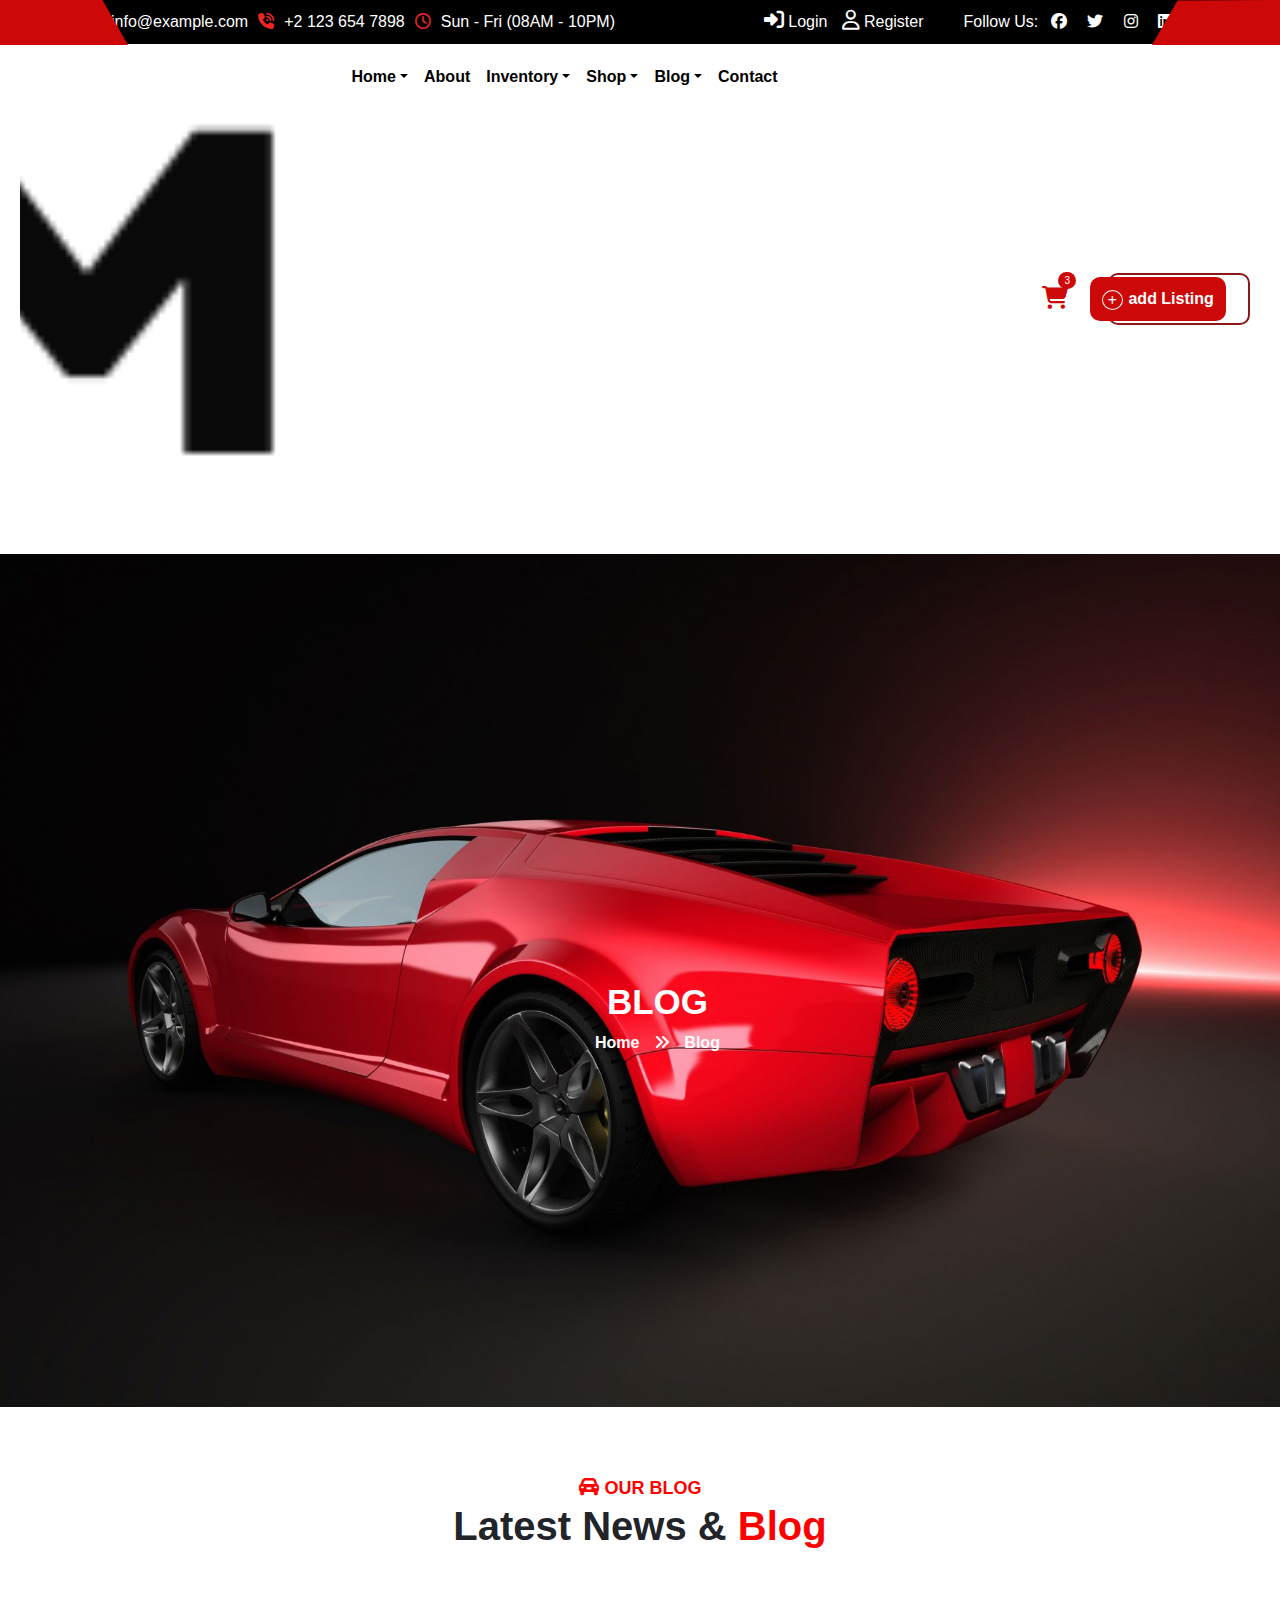
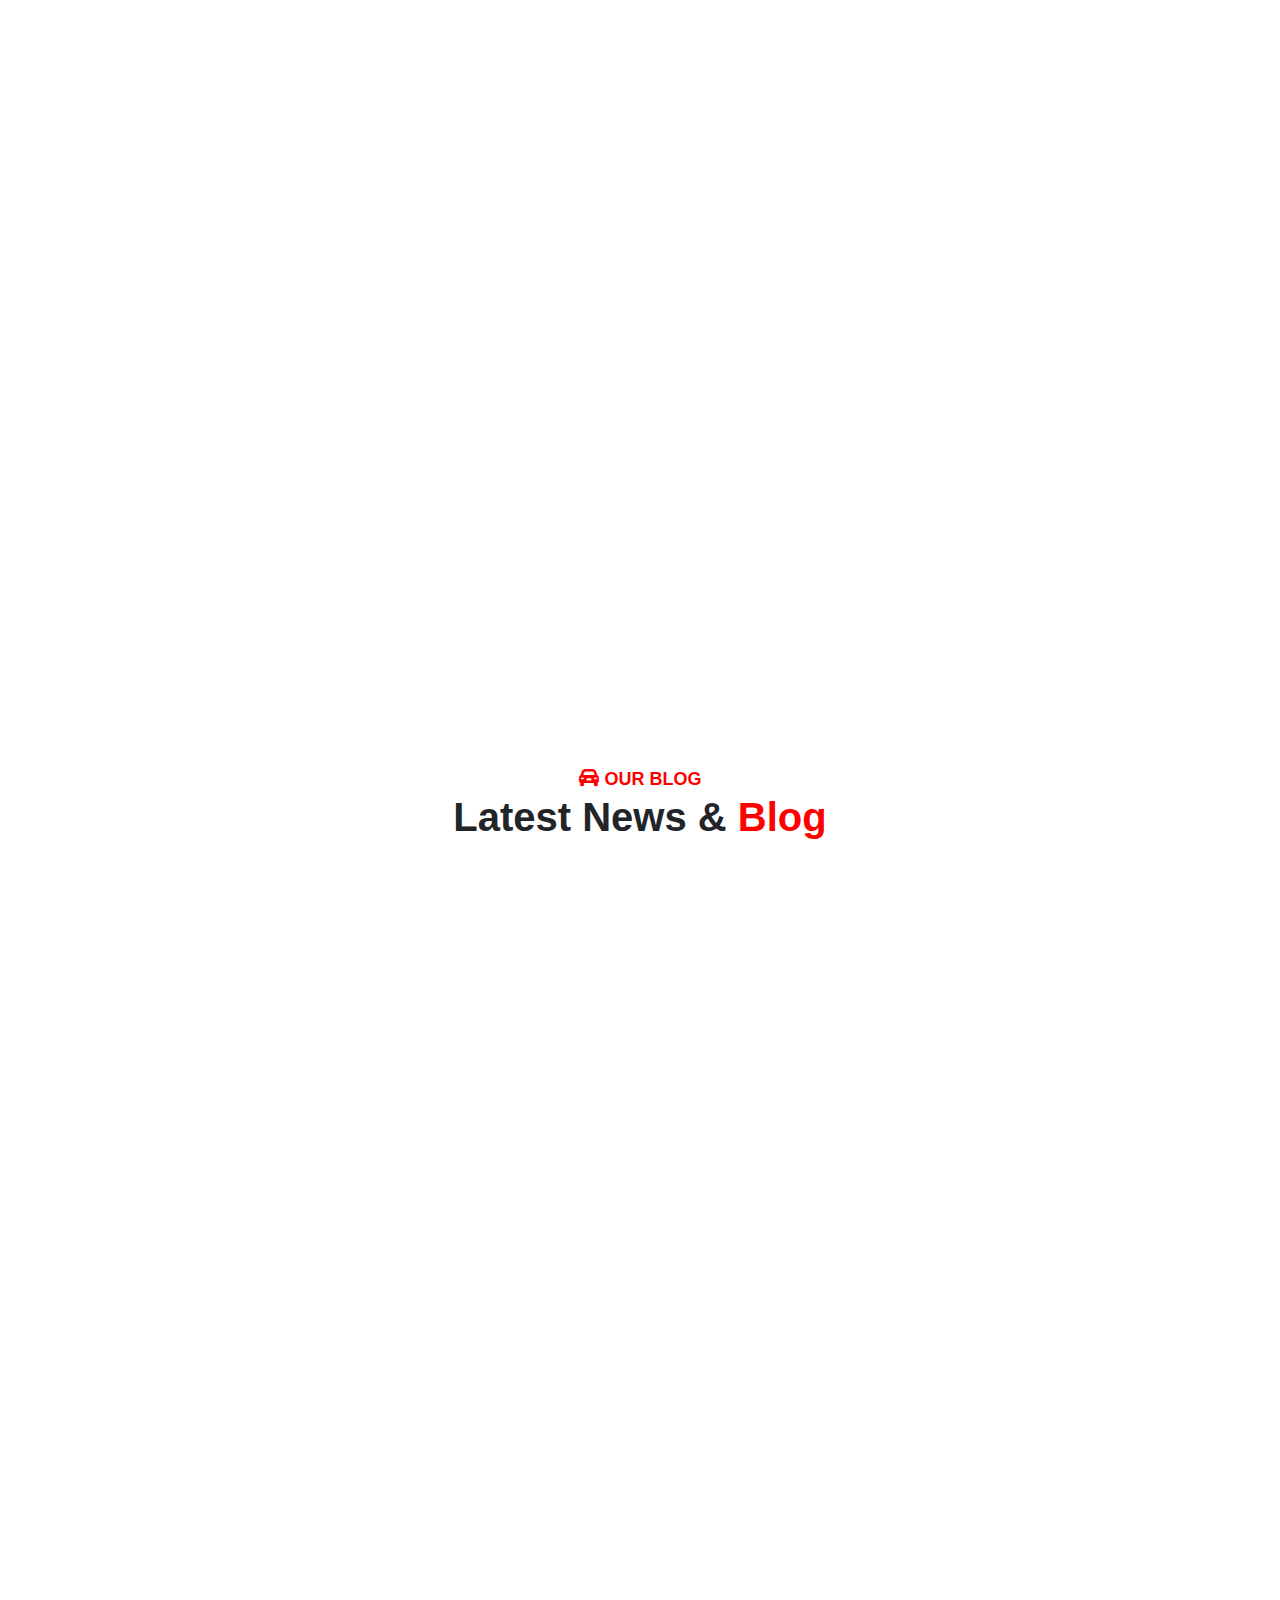
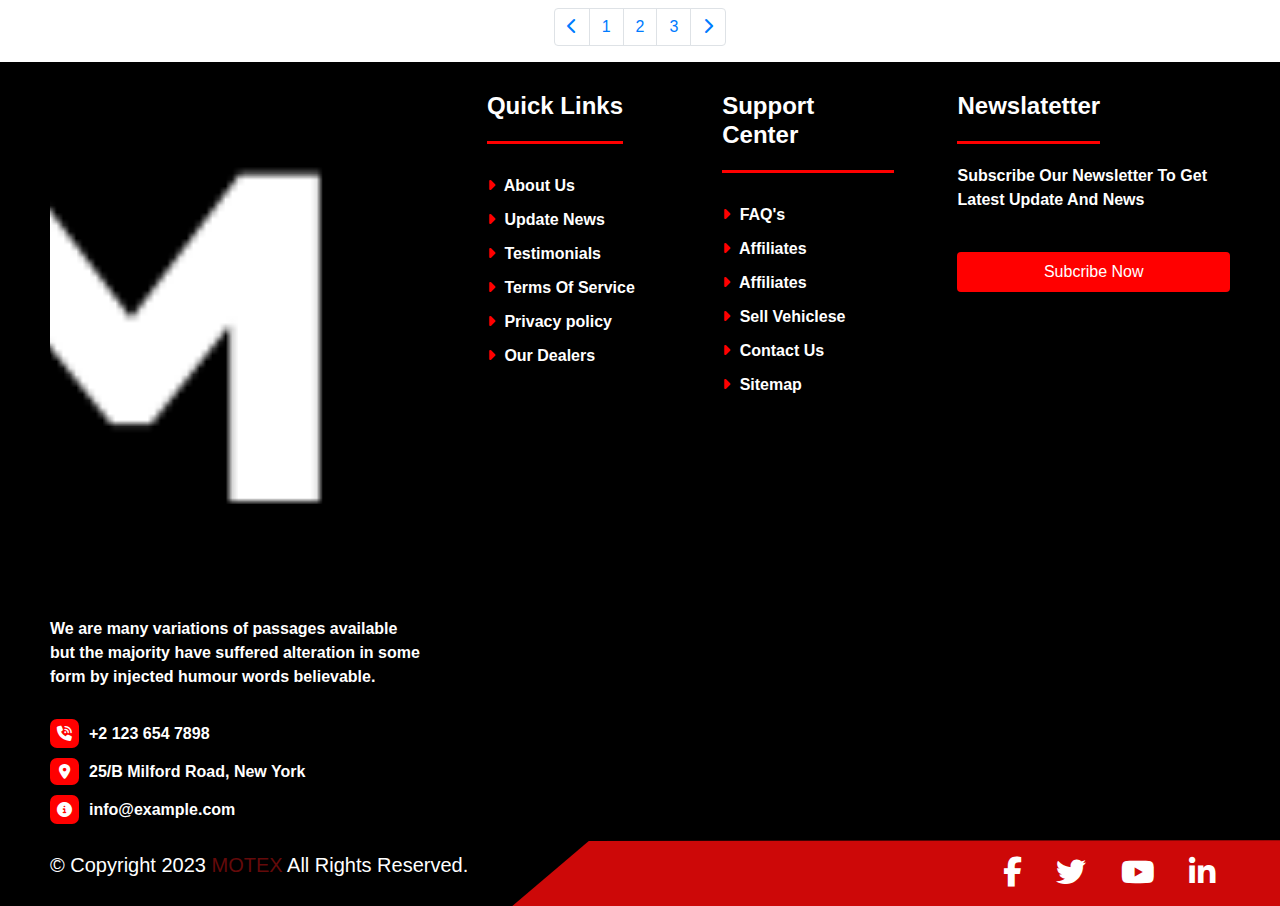
<file: blog.html>
<!DOCTYPE html>
<html lang="en">

<head>
    <meta charset="UTF-8">
    <meta http-equiv="X-UA-Compatible" content="IE=edge">
    <meta name="viewport" content="width=device-width, initial-scale=1.0">
    <title>shop car</title>
    <link rel="shortcut icon"
        href="https://encrypted-tbn0.gstatic.com/images?q=tbn:ANd9GcQyPMTd0l6RO3iFvDuEey9GqhaqY_OCmNwA5Q&usqp=CAU">
    <link rel="stylesheet" href="bootstrap-4.6.2-dist/plugins/OwlCarousel/dist/assets/owl.carousel.min.css">
    <link rel="stylesheet" href="bootstrap-4.6.2-dist/plugins/OwlCarousel/dist/assets/owl.theme.default.min.css">
    <link rel="stylesheet" href="https://cdnjs.cloudflare.com/ajax/libs/font-awesome/6.3.0/css/all.min.css">
    <link rel="stylesheet" href="bootstrap-4.6.2-dist/css/bootstrap.min.css">
    <link rel="stylesheet" href="bootstrap-4.6.2-dist/css/style.css">
    <link rel="stylesheet" href="https://cdnjs.cloudflare.com/ajax/libs/animate.css/4.1.1/animate.min.css">

</head>

<body>
    <header>
        <div class="header-con">
            <div class="container">
                <div class="box row">
                    <div class="ben col-lg-7 header-left">
                        <ul class="">
                            <li>
                                <a class="icon1" href="#"><i
                                        class="fa-solid fa-circle-info"></i><span>info@example.com</span></a>
                            </li>
                            <li>
                                <a class="icon1" href="#"><i class="fa-solid fa-phone-volume"></i><span>+2 123 654
                                        7898</span></a>
                            </li>
                            <li>
                                <a class="icon1" href="#"><i class="fa-regular fa-clock"></i><span>Sun - Fri (08AM -
                                        10PM)</span></a>
                            </li>
                        </ul>
                    </div>
                    <div class="col-lg-5 header-right row">
                        <div class="header-link">
                            <a class="icon" href="login.html"><i
                                    class="fa-solid fa-right-to-bracket"></i><span>Login</span></a>
                            <a class="icon" href="#"><i class="fa-regular fa-user"></i><span>Register</span></a>
                        </div>
                        <div class="header-follow">
                            <span>Follow Us:</span>
                            <a href="#"><i class="fa-brands fa-facebook"></i></a>
                            <a href="#"><i class="fa-brands fa-twitter"></i></a>
                            <a href="#"><i class="fa-brands fa-instagram"></i></a>
                            <a href="#"><i class="fa-brands fa-linkedin"></i></a>
                        </div>
                    </div>
                </div>
            </div>
        </div>
    </header>
    <div class="menu">
        <div class="row thang">
            <div class="nav-logo col-lg-3 col-md-6">
                <a href="index.html"><img src="img/logo.png" alt="logo"></a>
            </div>
            <div class="nav-right tum row col-lg-3 col-md-6">
                <div class="gio">
                    <i class="fa-solid fa-cart-shopping"></i>
                    <span>3</span>
                </div>
                <div class="add-car">
                    <div class="add">
                        <i class="fa-solid fa-plus"></i>
                        <span>add Listing</span>
                    </div>
                </div>
            </div>
            <div class="nav-menu col-lg-6 col-md-12">
                <nav class="navbar navbar-expand-sm">
                    <button class="navbar-toggler d-lg-none" type="button" data-toggle="collapse"
                        data-target="#collapsibleNavId" aria-controls="collapsibleNavId" aria-expanded="false"><i
                            class="fa-solid fa-bars"></i></button>
                    <div class="collapse navbar-collapse" id="collapsibleNavId">
                        <div class="nav-thon row col-lg-3">
                            <div class="gio">
                                <i class="fa-solid fa-cart-shopping"></i>
                                <span>3</span>
                            </div>
                            <div class="add-car">
                                <div class="add">
                                    <a href=""><i class="fa-solid fa-plus"></i>/a>
                                    <span>add Listing</span>
                                </div>
                            </div>
                        </div>
                        <ul class="navbar-nav mr-auto mt-2 mt-lg-0">
                            <li class="nav-item dropdown">
                                <a class="big nav-link dropdown-toggle" href="index.html" id="dropdownId"
                                    data-toggle="dropdown" aria-haspopup="true" aria-expanded="false">Home</a>
                                <div class="dropdown-menu" aria-labelledby="dropdownId">
                                    <a class="dropdown-item" href="index.html">Home page 1</a>
                                    <a class="dropdown-item" href="index.html">Home page 2</a>
                                </div>
                            </li>
                            <li class="nav-item">
                                <a class=" big nav-link" href="about.html">About</a>
                            </li>
                            <li class="nav-item dropdown">
                                <a class=" big nav-link dropdown-toggle" href="#" id="dropdownId" data-toggle="dropdown"
                                    aria-haspopup="true" aria-expanded="false">Inventory</a>
                                <div class="dropdown-menu" aria-labelledby="dropdownId">
                                    <a class="dropdown-item" href="Inventoty.html">Inventoty Grid</a>
                                    <a class="dropdown-item" href="Inventoty.html">Inventoty List</a>
                                    <a class="dropdown-item" href="Inventoty.html">Inventoty Single</a>
                                </div>
                            </li>
                            <li class="nav-item dropdown">
                                <a class=" big nav-link dropdown-toggle" href="shop.html" id="dropdownId"
                                    data-toggle="dropdown" aria-haspopup="true" aria-expanded="false">Shop</a>
                                <div class="dropdown-menu" aria-labelledby="dropdownId">
                                    <a class="dropdown-item" href="shop.html">Shop</a>
                                    <a class="dropdown-item" href="Shop.html">Shop Cart</a>
                                    <a class="dropdown-item" href="Shop.html">Shop Checkout</a>
                                    <a class="dropdown-item" href="Shop.html">Shop Single</a>
                                </div>
                            </li>
                            <li class="nav-item dropdown">
                                <a class=" big nav-link dropdown-toggle" href="#" id="dropdownId" data-toggle="dropdown"
                                    aria-haspopup="true" aria-expanded="false">Blog</a>
                                <div class="dropdown-menu" aria-labelledby="dropdownId">
                                    <a class="dropdown-item" href="blog.html">Blog</a>
                                    <a class="dropdown-item" href="blog.html">Blog Single</a>
                                </div>
                            </li>
                          
                            <li class="nav-item">
                                <a class=" big nav-link" href="contact.html">Contact</a>
                            </li>
                        </ul>
                    </div>
                </nav>
            </div>
            <div class="nav-right bottum row col-lg-3 col-md-6">
                <div class="gio">
                    <a href="shop.html"><i class="fa-solid fa-cart-shopping"></i></a>
                    <span>3</span>
                </div>
                <div class="add-car">
                    <div class="add">
                        <i class="fa-solid fa-plus"></i>
                        <span>add Listing</span>
                    </div>
                </div>
            </div>
        </div>
    </div>
    <div class="car-about">
        <img src="img/tong-phu.jpg" alt="">
        <div class="bun">
            <h4>BLOG</h4>
            <a href="index.html">Home</a>
            <a href=""><i class="fa-solid fa-angles-right"></i></a>
            <a href="">Blog</a>
        </div>
    </div>
    <div class="latest py-5">
        <div class="latest-top">
            <strong><i class="fa-solid fa-car-rear"></i>OUR BLOG</strong>
            <h2>Latest News & <span>Blog</span></h2>
        </div>
        <div class="latest-bottom">
            <div class="container">
                <div class="row">
                    <div class="kho col-lg-4 col-md-12  wow animate__animated animate__fadeInUp" data-wow-duration="1.2s" data-wow-delay="0.2s">
                        <div class="kho-trong">
                                <img class="card-img-top" src="img/latest/01.jpg" alt="">
                                <div class="body">
                                    <a class="trong1" href=""><i class="fa-solid fa-user"></i> By Alicia Davis</a>
                                    <a class="trong2" href=""><i class="fa-regular fa-calendar-days"></i> January 29, 2023</a>
                                </div>
                                <div class="xau">
                                    <a class="trong3" href="">There are many variations of passage available.</a>
                                </div>
                                    <a href="" class="btn btn-lg btn-danger">Read More</a>
                        </div>
                    </div>
                    <div class="kho col-lg-4 col-md-12  wow animate__animated animate__fadeInUp" data-wow-duration="1.4s" data-wow-delay="0.2s">
                        <div class="kho-trong">
                            <img class="card-img-top" src="img/latest/02.jpg" alt="">
                            <div class="body">
                                <a class="trong1" href=""><i class="fa-solid fa-user"></i> By Alicia Davis</a>
                                <a class="trong2" href=""><i class="fa-regular fa-calendar-days"></i> January 29, 2023</a>
                            </div>
                            <div class="xau">
                                <a class="trong3" href="">There are many variations of passage available.</a>
                            </div>
                                <a href="" class="btn btn-lg btn-danger">Read More</a>
                        </div>
                    </div>
                    <div class="kho col-lg-4 col-md-12  wow animate__animated animate__fadeInUp" data-wow-duration="1.6s" data-wow-delay="0.2s">
                        <div class="kho-trong">
                            <img class="card-img-top" src="img/latest/01.jpg" alt="">
                            <div class="body">
                                <a class="trong1" href=""><i class="fa-solid fa-user"></i> By Alicia Davis</a>
                                <a class="trong2" href=""><i class="fa-regular fa-calendar-days"></i> January 29, 2023</a>
                            </div>
                            <div class="xau">
                                <a class="trong3" href="">There are many variations of passage available.</a>
                            </div>
                                <a href="" class="btn btn-lg btn-danger">Read More</a>
                        </div>
                    </div>
                </div>
            </div>
        </div>
    </div>
    <div class="latest py-5">
        <div class="latest-top">
            <strong><i class="fa-solid fa-car-rear"></i>OUR BLOG</strong>
            <h2>Latest News & <span>Blog</span></h2>
        </div>
        <div class="latest-bottom">
            <div class="container">
                <div class="row">
                    <div class="kho col-lg-4 col-md-12  wow animate__animated animate__fadeInUp" data-wow-duration="1.2s" data-wow-delay="0.2s">
                        <div class="kho-trong">
                                <img class="card-img-top" src="img/latest/01.jpg" alt="">
                                <div class="body">
                                    <a class="trong1" href=""><i class="fa-solid fa-user"></i> By Alicia Davis</a>
                                    <a class="trong2" href=""><i class="fa-regular fa-calendar-days"></i> January 29, 2023</a>
                                </div>
                                <div class="xau">
                                    <a class="trong3" href="">There are many variations of passage available.</a>
                                </div>
                                    <a href="" class="btn btn-lg btn-danger">Read More</a>
                        </div>
                    </div>
                    <div class="kho col-lg-4 col-md-12  wow animate__animated animate__fadeInUp" data-wow-duration="1.4s" data-wow-delay="0.2s">
                        <div class="kho-trong">
                            <img class="card-img-top" src="img/latest/02.jpg" alt="">
                            <div class="body">
                                <a class="trong1" href=""><i class="fa-solid fa-user"></i> By Alicia Davis</a>
                                <a class="trong2" href=""><i class="fa-regular fa-calendar-days"></i> January 29, 2023</a>
                            </div>
                            <div class="xau">
                                <a class="trong3" href="">There are many variations of passage available.</a>
                            </div>
                                <a href="" class="btn btn-lg btn-danger">Read More</a>
                        </div>
                    </div>
                    <div class="kho col-lg-4 col-md-12  wow animate__animated animate__fadeInUp" data-wow-duration="1.6s" data-wow-delay="0.2s">
                        <div class="kho-trong">
                            <img class="card-img-top" src="img/latest/01.jpg" alt="">
                            <div class="body">
                                <a class="trong1" href=""><i class="fa-solid fa-user"></i> By Alicia Davis</a>
                                <a class="trong2" href=""><i class="fa-regular fa-calendar-days"></i> January 29, 2023</a>
                            </div>
                            <div class="xau">
                                <a class="trong3" href="">There are many variations of passage available.</a>
                            </div>
                                <a href="" class="btn btn-lg btn-danger">Read More</a>
                        </div>
                    </div>
                </div>
            </div>
        </div>
    </div>
    <nav aria-label="Page navigation example sot">
        <ul class="pagination">
          <li class="page-item"><a class="page-link" href="#"><i class="fa-solid fa-chevron-left"></i></a></li>
          <li class="page-item"><a class="page-link" href="#">1</a></li>
          <li class="page-item"><a class="page-link" href="#">2</a></li>
          <li class="page-item"><a class="page-link" href="#">3</a></li>
          <li class="page-item"><a class="page-link" href="#"><i class="fa-solid fa-chevron-right"></i></a></li>
        </ul>
      </nav>
    <div class="footer">
        <div class="footer-top row">
            <div class="footer-logo col-lg-4">
                <img src="img/logo2.png" alt="">
                <p>We are many variations of passages available but the majority have suffered alteration in some form
                    by injected humour words believable.</p>
                <ul>
                    <li><a href=""><i class="fa-solid fa-phone-volume"></i></a><span>+2 123 654 7898</span></li>
                    <li><a href=""><i class="xx fa-sharp fa-solid fa-location-dot"></i></a><span>25/B Milford Road, New
                            York</span></li>
                    <li><a href=""><i class="fa-solid fa-circle-info"></i></a><span>info@example.com</span></li>
                </ul>
            </div>
            <div class="quick col-lg-2">
                <h4>Quick Links</h4>
                <ul>
                    <li><a href=""><i class="fa-solid fa-caret-right"></i> About Us</a></li>
                    <li><a href=""><i class="fa-solid fa-caret-right"></i> Update News</a></li>
                    <li><a href=""><i class="fa-solid fa-caret-right"></i> Testimonials</a></li>
                    <li><a href=""><i class="fa-solid fa-caret-right"></i> Terms Of Service</a></li>
                    <li><a href=""><i class="fa-solid fa-caret-right"></i> Privacy policy</a></li>
                    <li><a href=""><i class="fa-solid fa-caret-right"></i> Our Dealers</a></li>
                </ul>
            </div>
            <div class="support  col-lg-2">
                <h4>Support Center</h4>
                <ul>
                    <li><a href=""><i class="fa-solid fa-caret-right"></i> FAQ's</a></li>
                    <li><a href=""><i class="fa-solid fa-caret-right"></i> Affiliates</a></li>
                    <li><a href=""><i class="fa-solid fa-caret-right"></i> Affiliates</a></li>
                    <li><a href=""><i class="fa-solid fa-caret-right"></i> Sell Vehiclese</a></li>
                    <li><a href=""><i class="fa-solid fa-caret-right"></i> Contact Us</a></li>
                    <li><a href=""><i class="fa-solid fa-caret-right"></i> Sitemap</a></li>
                </ul>
            </div>
            <div class="newslerter col-lg-3">
                <h4>Newslatetter</h4>
                <form action="" method="POST" role="form">
                    <p>Subscribe Our Newsletter To Get Latest Update And News</p>
                    <div class="form-group">
                    </div>
                    <button type="submit" class="btn btn-primary">Subcribe Now</button>
                </form>
            </div>
        </div>
        <div class="footer-bottom">
            <div class="bottom-con row">
                <div class="bottom-left col-lg-6">
                    <p>© Copyright 2023 <span>MOTEX</span> All Rights Reserved.</p>
                </div>
                <div class="bottom-right col-lg-6">
                    <a href=""><i class="fa-brands fa-facebook-f"></i></a>
                    <a href=""><i class="fa-brands fa-twitter"></i></a>
                    <a href=""><i class="fa-brands fa-youtube"></i></a>
                    <a href=""><i class="fa-brands fa-linkedin-in"></i></a>
                </div>
            </div>
        </div>
    </div>
    <script src="bootstrap-4.6.2-dist/js/jquery-3.3.1.min.js"></script>
    <script src="bootstrap-4.6.2-dist/js/bootstrap.min.js"></script>
    <script src="bootstrap-4.6.2-dist/plugins/OwlCarousel/dist/owl.carousel.min.js"></script>
    <script src="https://cdnjs.cloudflare.com/ajax/libs/wow/1.1.2/wow.min.js"></script>
    <script>
     
        new WOW().init();
            
        $('.my-client').owlCarousel({
            loop: true,
            margin: 20,
            responsive: {
                0: {
                    items: 1
                },
                600: {
                    items: 2
                },
                980: {
                    items: 4
                }
            }
        });
        $(function () {
            $(window).scroll(function () {
                var vitribody = $('html, body').scrollTop();
                // var vitrigiaodien = $('.menu-bar').offset().top;

                if (vitribody >= 100) {
                    // doan nay addclass
                    // $('.menu-bar').addClass('animate__fadeInDown');
                    $('.menu').addClass('pin-menu');

                } else {
                    $('.menu').removeClass('pin-menu');
                    console.log('hello')

                }
            });
        });
        $('.sieu-xe i.icon-youtube').click(function (e) {
            e.preventDefault();
            $('.chan').addClass('xuatHien');
            $('.ngoai').addClass('den')
        });
        $('.ngoai').click(function (e) {
            e.preventDefault();
            $('.ngoai').removeClass('den');
            $('.chan').removeClass('xuatHien');
        });
    </script>
</body>
</html>
</file>
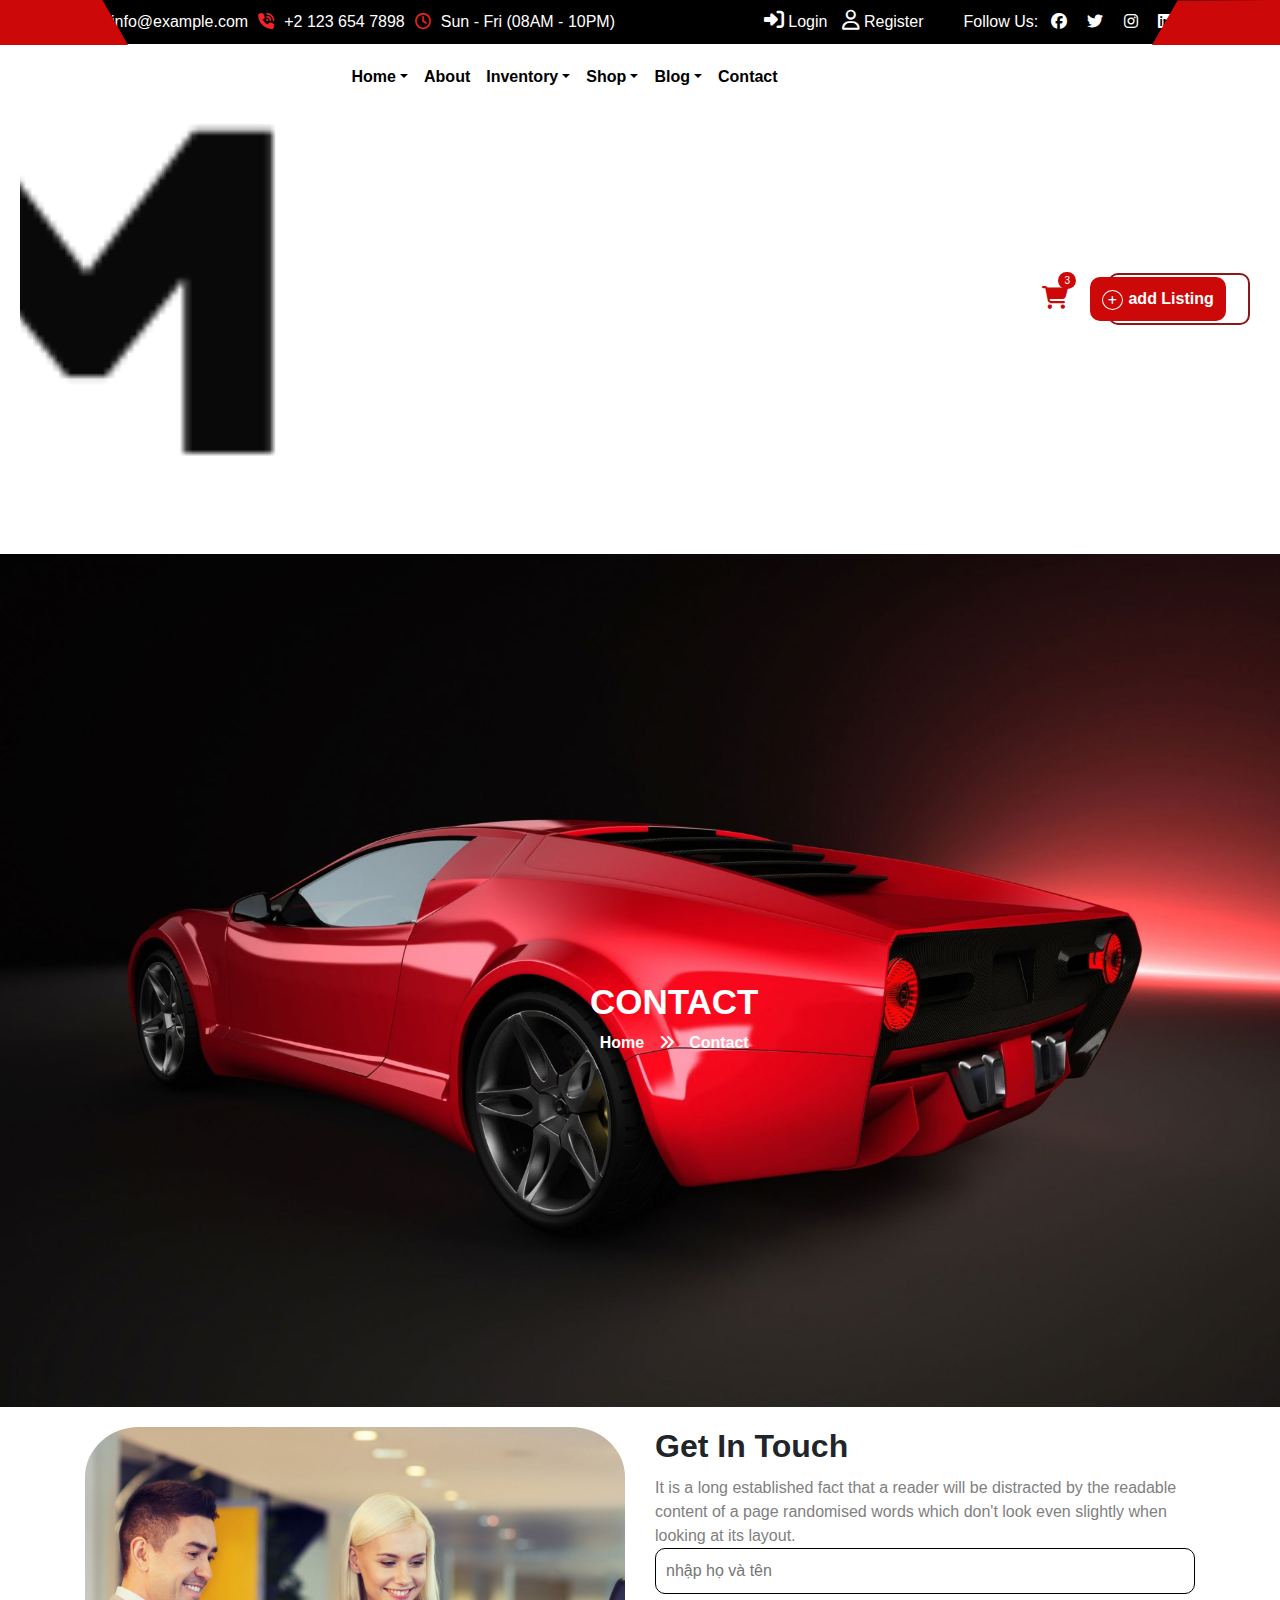
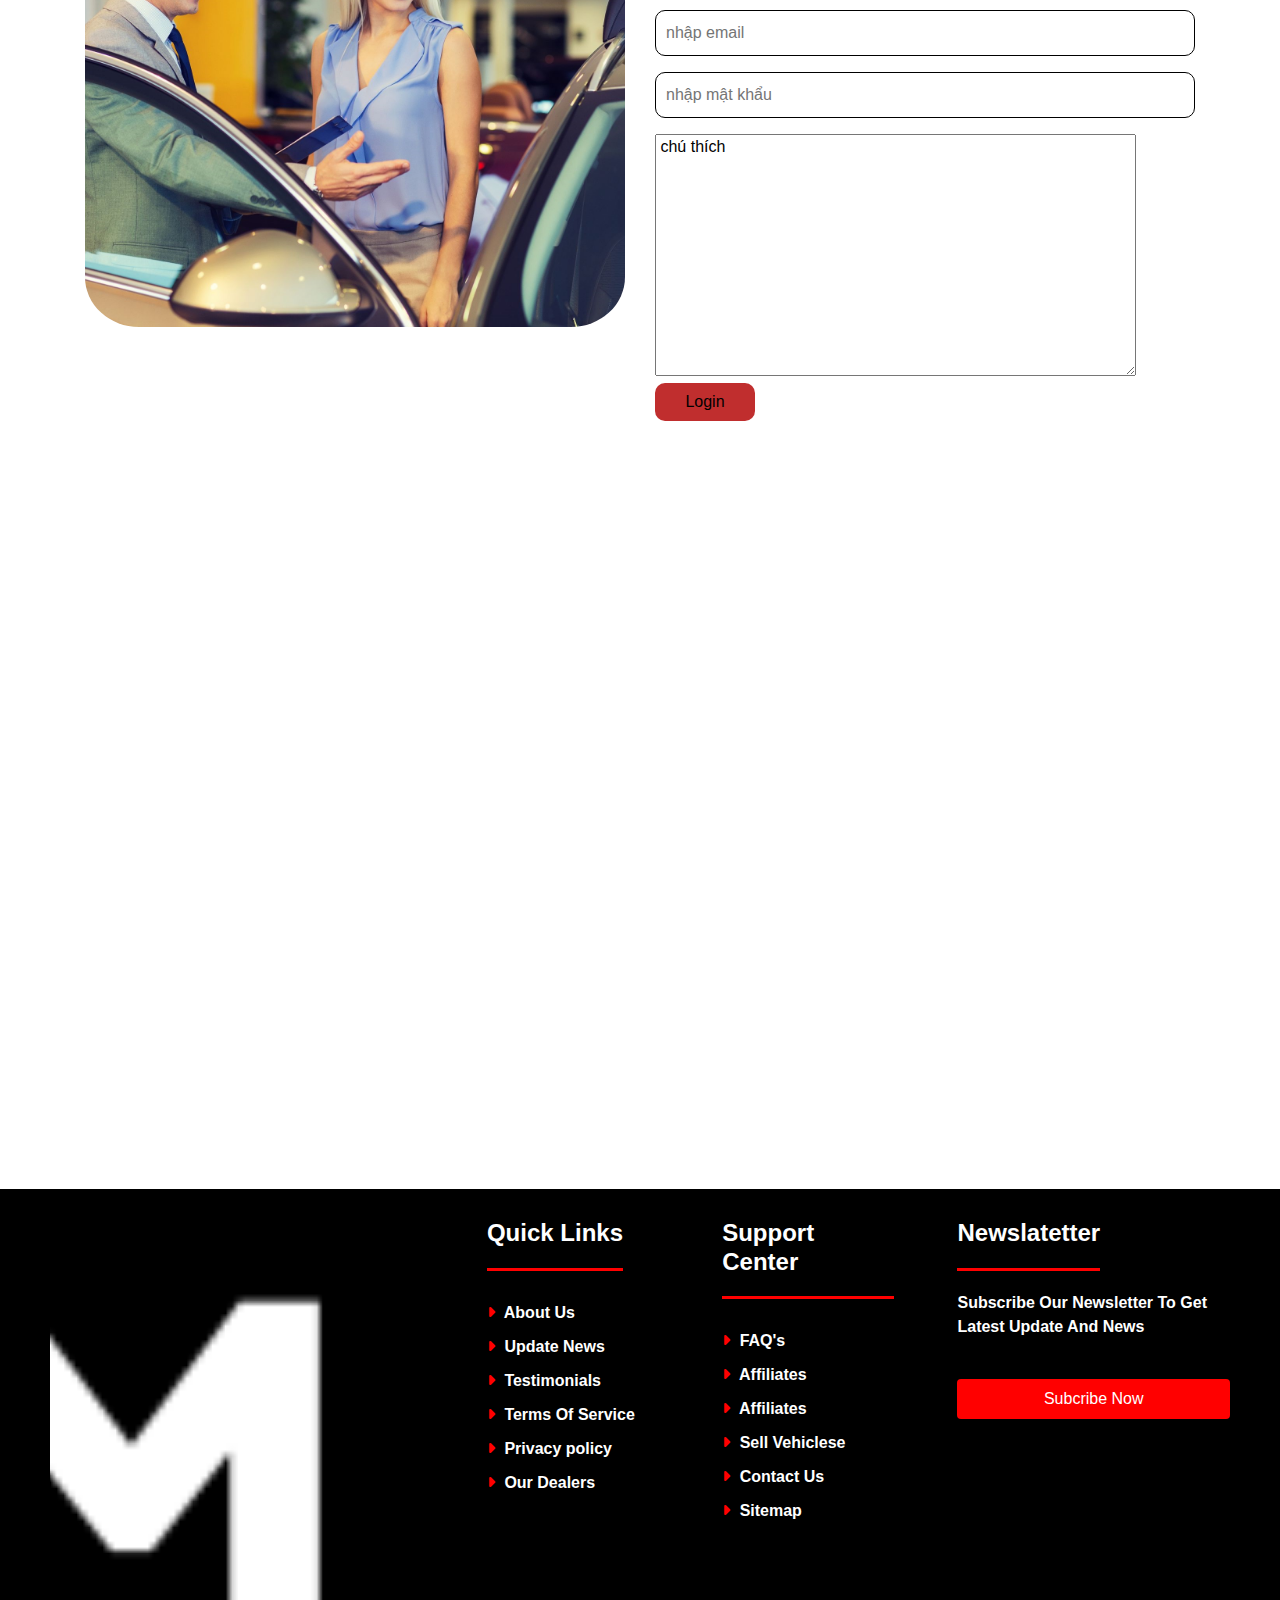
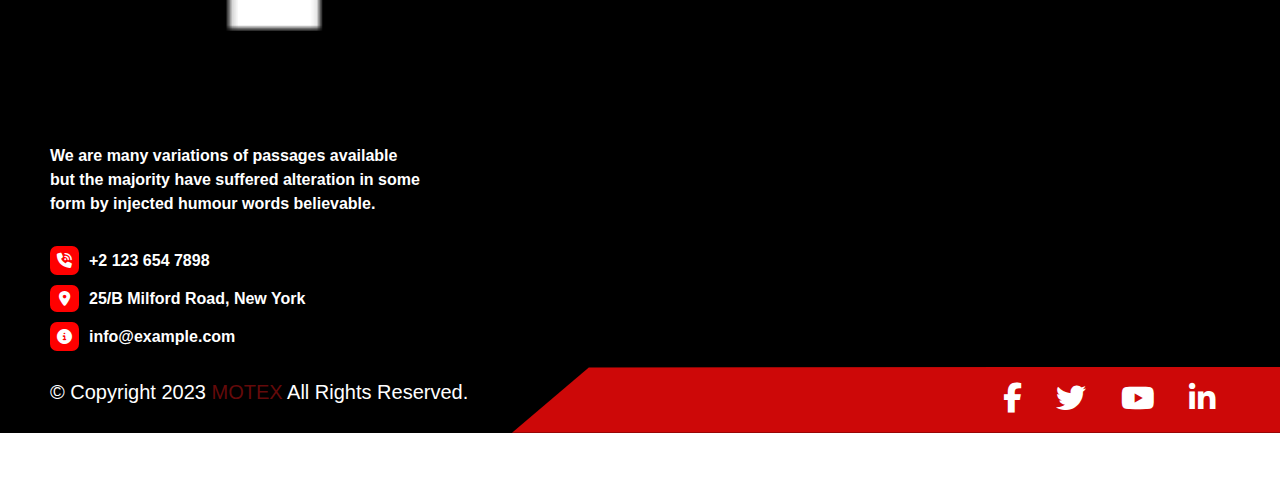
<file: contact.html>
<!DOCTYPE html>
<html lang="en">

<head>
    <meta charset="UTF-8">
    <meta http-equiv="X-UA-Compatible" content="IE=edge">
    <meta name="viewport" content="width=device-width, initial-scale=1.0">
    <title>shop car</title>
    <link rel="shortcut icon"
        href="https://encrypted-tbn0.gstatic.com/images?q=tbn:ANd9GcQyPMTd0l6RO3iFvDuEey9GqhaqY_OCmNwA5Q&usqp=CAU">
    <link rel="stylesheet" href="bootstrap-4.6.2-dist/plugins/OwlCarousel/dist/assets/owl.carousel.min.css">
    <link rel="stylesheet" href="bootstrap-4.6.2-dist/plugins/OwlCarousel/dist/assets/owl.theme.default.min.css">
    <link rel="stylesheet" href="https://cdnjs.cloudflare.com/ajax/libs/font-awesome/6.3.0/css/all.min.css">
    <link rel="stylesheet" href="bootstrap-4.6.2-dist/css/bootstrap.min.css">
    <link rel="stylesheet" href="bootstrap-4.6.2-dist/css/style.css">
    <link rel="stylesheet" href="https://cdnjs.cloudflare.com/ajax/libs/animate.css/4.1.1/animate.min.css">

</head>

<body>
    <header>
        <div class="header-con">
            <div class="container">
                <div class="box row">
                    <div class="ben col-lg-7 header-left">
                        <ul class="">
                            <li>
                                <a class="icon1" href="#"><i
                                        class="fa-solid fa-circle-info"></i><span>info@example.com</span></a>
                            </li>
                            <li>
                                <a class="icon1" href="#"><i class="fa-solid fa-phone-volume"></i><span>+2 123 654
                                        7898</span></a>
                            </li>
                            <li>
                                <a class="icon1" href="#"><i class="fa-regular fa-clock"></i><span>Sun - Fri (08AM -
                                        10PM)</span></a>
                            </li>
                        </ul>
                    </div>
                    <div class="col-lg-5 header-right row">
                        <div class="header-link">
                            <a class="icon" href="login.html"><i
                                    class="fa-solid fa-right-to-bracket"></i><span>Login</span></a>
                            <a class="icon" href="#"><i class="fa-regular fa-user"></i><span>Register</span></a>
                        </div>
                        <div class="header-follow">
                            <span>Follow Us:</span>
                            <a href="#"><i class="fa-brands fa-facebook"></i></a>
                            <a href="#"><i class="fa-brands fa-twitter"></i></a>
                            <a href="#"><i class="fa-brands fa-instagram"></i></a>
                            <a href="#"><i class="fa-brands fa-linkedin"></i></a>
                        </div>
                    </div>
                </div>
            </div>
        </div>
    </header>
    <div class="menu">
        <div class="row thang">
            <div class="nav-logo col-lg-3 col-md-6">
                <a href="index.html"><img src="img/logo.png" alt="logo"></a>
            </div>
            <div class="nav-right tum row col-lg-3 col-md-6">
                <div class="gio">
                    <i class="fa-solid fa-cart-shopping"></i>
                    <span>3</span>
                </div>
                <div class="add-car">
                    <div class="add">
                        <i class="fa-solid fa-plus"></i>
                        <span>add Listing</span>
                    </div>
                </div>
            </div>
            <div class="nav-menu col-lg-6 col-md-12">
                <nav class="navbar navbar-expand-sm">
                    <button class="navbar-toggler d-lg-none" type="button" data-toggle="collapse"
                        data-target="#collapsibleNavId" aria-controls="collapsibleNavId" aria-expanded="false"><i
                            class="fa-solid fa-bars"></i></button>
                    <div class="collapse navbar-collapse" id="collapsibleNavId">
                        <div class="nav-thon row col-lg-3">
                            <div class="gio">
                                <i class="fa-solid fa-cart-shopping"></i>
                                <span>3</span>
                            </div>
                            <div class="add-car">
                                <div class="add">
                                    <a href=""><i class="fa-solid fa-plus"></i>/a>
                                    <span>add Listing</span>
                                </div>
                            </div>
                        </div>
                        <ul class="navbar-nav mr-auto mt-2 mt-lg-0">
                            <li class="nav-item dropdown">
                                <a class="big nav-link dropdown-toggle" href="index.html" id="dropdownId"
                                    data-toggle="dropdown" aria-haspopup="true" aria-expanded="false">Home</a>
                                <div class="dropdown-menu" aria-labelledby="dropdownId">
                                    <a class="dropdown-item" href="index.html">Home page 1</a>
                                    <a class="dropdown-item" href="index.html">Home page 2</a>
                                </div>
                            </li>
                            <li class="nav-item">
                                <a class=" big nav-link" href="about.html">About</a>
                            </li>
                            <li class="nav-item dropdown">
                                <a class=" big nav-link dropdown-toggle" href="#" id="dropdownId" data-toggle="dropdown"
                                    aria-haspopup="true" aria-expanded="false">Inventory</a>
                                <div class="dropdown-menu" aria-labelledby="dropdownId">
                                    <a class="dropdown-item" href="Inventoty.html">Inventoty Grid</a>
                                    <a class="dropdown-item" href="Inventoty.html">Inventoty List</a>
                                    <a class="dropdown-item" href="Inventoty.html">Inventoty Single</a>
                                </div>
                            </li>
                            <li class="nav-item dropdown">
                                <a class=" big nav-link dropdown-toggle" href="shop.html" id="dropdownId"
                                    data-toggle="dropdown" aria-haspopup="true" aria-expanded="false">Shop</a>
                                <div class="dropdown-menu" aria-labelledby="dropdownId">
                                    <a class="dropdown-item" href="shop.html">Shop</a>
                                    <a class="dropdown-item" href="Shop.html">Shop Cart</a>
                                    <a class="dropdown-item" href="Shop.html">Shop Checkout</a>
                                    <a class="dropdown-item" href="Shop.html">Shop Single</a>
                                </div>
                            </li>
                            <li class="nav-item dropdown">
                                <a class=" big nav-link dropdown-toggle" href="#" id="dropdownId" data-toggle="dropdown"
                                    aria-haspopup="true" aria-expanded="false">Blog</a>
                                <div class="dropdown-menu" aria-labelledby="dropdownId">
                                    <a class="dropdown-item" href="blog.html">Blog</a>
                                    <a class="dropdown-item" href="blog.html">Blog Single</a>
                                </div>
                            </li>
                          
                            <li class="nav-item">
                                <a class=" big nav-link" href="contact.html">Contact</a>
                            </li>
                        </ul>
                    </div>
                </nav>
            </div>
            <div class="nav-right bottum row col-lg-3 col-md-6">
                <div class="gio">
                    <a href="shop.html"><i class="fa-solid fa-cart-shopping"></i></a>
                    <span>3</span>
                </div>
                <div class="add-car">
                    <div class="add">
                        <i class="fa-solid fa-plus"></i>
                        <span>add Listing</span>
                    </div>
                </div>
            </div>
        </div>
    </div>
    <div class="car-about">
        <img src="img/tong-phu.jpg" alt="">
        <div class="bun">
            <h4>CONTACT</h4>
            <a href="index.html">Home</a>
            <a href=""><i class="fa-solid fa-angles-right"></i></a>
            <a href="">Contact</a>
        </div>
    </div>
   <div class="contact">
    <div class="container">
        <div class="row">
            <div class="contact-left col-lg-6">
                <img src="img/slider-1.jpg" alt="">
            </div>
            <div class="contact-right col-lg-6">
                <h2>Get In Touch</h2>
                <span>It is a long established fact that a reader will be distracted by the readable content of a page randomised words which don't look even slightly when looking at its layout.</span>
                <form action="" method="get" name="login">
                    <p>
                        <input type="text" id="name" name="name" class="item item1" placeholder="nhập họ và tên">
                    </p>
                    <p>
                        <input type="text" id="email" name="email" class="item item2" placeholder="nhập email">
                    </p>
                    <p>
                        <input type="text" id="pass" name="pass" class="item item4" placeholder="nhập mật khẩu">
                    </p>
                    <textarea name="" id="" cols="50" rows="10"> chú thích</textarea>
                    <br>
                    <button>Login</button>
            </div>
        </div>
    </div>
   </div>
   <div class="embed-responsive embed-responsive-16by9 my-5">
    <iframe class="embed-responsive-item" src="https://www.google.com/maps/embed?pb=!1m18!1m12!1m3!1d3723.626780253!2d105.7809806154025!3d21.04761439250921!2m3!1f0!2f0!3f0!3m2!1i1024!2i768!4f13.1!3m3!1m2!1s0x3135ab32dd484c53%3A0x4201b89c8bdfd968!2zMjM4IEhvw6BuZyBRdeG7kWMgVmnhu4d0LCBD4buVIE5odeG6vywgQ-G6p3UgR2nhuqV5LCBIw6AgTuG7mWksIFZp4buHdCBOYW0!5e0!3m2!1svi!2s!4v1679891366028!5m2!1svi!2s" allowfullscreen></iframe>
    <div class="footer">
        <div class="footer-top row">
            <div class="footer-logo col-lg-4">
                <img src="img/logo2.png" alt="">
                <p>We are many variations of passages available but the majority have suffered alteration in some form
                    by injected humour words believable.</p>
                <ul>
                    <li><a href=""><i class="fa-solid fa-phone-volume"></i></a><span>+2 123 654 7898</span></li>
                    <li><a href=""><i class="xx fa-sharp fa-solid fa-location-dot"></i></a><span>25/B Milford Road, New
                            York</span></li>
                    <li><a href=""><i class="fa-solid fa-circle-info"></i></a><span>info@example.com</span></li>
                </ul>
            </div>
            <div class="quick col-lg-2">
                <h4>Quick Links</h4>
                <ul>
                    <li><a href=""><i class="fa-solid fa-caret-right"></i> About Us</a></li>
                    <li><a href=""><i class="fa-solid fa-caret-right"></i> Update News</a></li>
                    <li><a href=""><i class="fa-solid fa-caret-right"></i> Testimonials</a></li>
                    <li><a href=""><i class="fa-solid fa-caret-right"></i> Terms Of Service</a></li>
                    <li><a href=""><i class="fa-solid fa-caret-right"></i> Privacy policy</a></li>
                    <li><a href=""><i class="fa-solid fa-caret-right"></i> Our Dealers</a></li>
                </ul>
            </div>
            <div class="support  col-lg-2">
                <h4>Support Center</h4>
                <ul>
                    <li><a href=""><i class="fa-solid fa-caret-right"></i> FAQ's</a></li>
                    <li><a href=""><i class="fa-solid fa-caret-right"></i> Affiliates</a></li>
                    <li><a href=""><i class="fa-solid fa-caret-right"></i> Affiliates</a></li>
                    <li><a href=""><i class="fa-solid fa-caret-right"></i> Sell Vehiclese</a></li>
                    <li><a href=""><i class="fa-solid fa-caret-right"></i> Contact Us</a></li>
                    <li><a href=""><i class="fa-solid fa-caret-right"></i> Sitemap</a></li>
                </ul>
            </div>
            <div class="newslerter col-lg-3">
                <h4>Newslatetter</h4>
                <form action="" method="POST" role="form">
                    <p>Subscribe Our Newsletter To Get Latest Update And News</p>
                    <div class="form-group">
                    </div>
                    <button type="submit" class="btn btn-primary">Subcribe Now</button>
                </form>
            </div>
        </div>
        <div class="footer-bottom">
            <div class="bottom-con row">
                <div class="bottom-left col-lg-6">
                    <p>© Copyright 2023 <span>MOTEX</span> All Rights Reserved.</p>
                </div>
                <div class="bottom-right col-lg-6">
                    <a href=""><i class="fa-brands fa-facebook-f"></i></a>
                    <a href=""><i class="fa-brands fa-twitter"></i></a>
                    <a href=""><i class="fa-brands fa-youtube"></i></a>
                    <a href=""><i class="fa-brands fa-linkedin-in"></i></a>
                </div>
            </div>
        </div>
    </div>
    <script src="bootstrap-4.6.2-dist/js/jquery-3.3.1.min.js"></script>
    <script src="bootstrap-4.6.2-dist/js/bootstrap.min.js"></script>
    <script src="bootstrap-4.6.2-dist/plugins/OwlCarousel/dist/owl.carousel.min.js"></script>
    <script src="https://cdnjs.cloudflare.com/ajax/libs/wow/1.1.2/wow.min.js"></script>
    
    <script>
     var loginForm = document.forms.login;
    var _name = loginForm.name;
    var email = loginForm.email;
    var password = loginForm.pass;
    var password = loginForm.phone;
    loginForm.onsubmit = function() {
    if (_name.value == '') {
        _name.classList.add('rim');
        alert('bạn chưa nhập tên')
        return false;
    } else {
        _name.classList.remove('rim');
    } 

    if (email.value == '') {
        email.classList.add('rim');
        alert('bạn chưa nhập email')
        return false;
    } else {
        email.classList.remove('rim');
    }
    if (pass.value == '') {
        pass.classList.add('rim');
        alert('bạn chưa nhập mật khẩu')
        return false;
    } else {
        pass.classList.remove('rim');
        
    }
}

        new WOW().init();
            
        $('.my-client').owlCarousel({
            loop: true,
            margin: 20,
            responsive: {
                0: {
                    items: 1
                },
                600: {
                    items: 2
                },
                980: {
                    items: 4
                }
            }
        });
        $(function () {
            $(window).scroll(function () {
                var vitribody = $('html, body').scrollTop();
                // var vitrigiaodien = $('.menu-bar').offset().top;

                if (vitribody >= 100) {
                    // doan nay addclass
                    // $('.menu-bar').addClass('animate__fadeInDown');
                    $('.menu').addClass('pin-menu');

                } else {
                    $('.menu').removeClass('pin-menu');
                    console.log('hello')

                }
            });
        });
        $('.sieu-xe i.icon-youtube').click(function (e) {
            e.preventDefault();
            $('.chan').addClass('xuatHien');
            $('.ngoai').addClass('den')
        });
        $('.ngoai').click(function (e) {
            e.preventDefault();
            $('.ngoai').removeClass('den');
            $('.chan').removeClass('xuatHien');
        });
    </script>
</body>
</html>
</file>
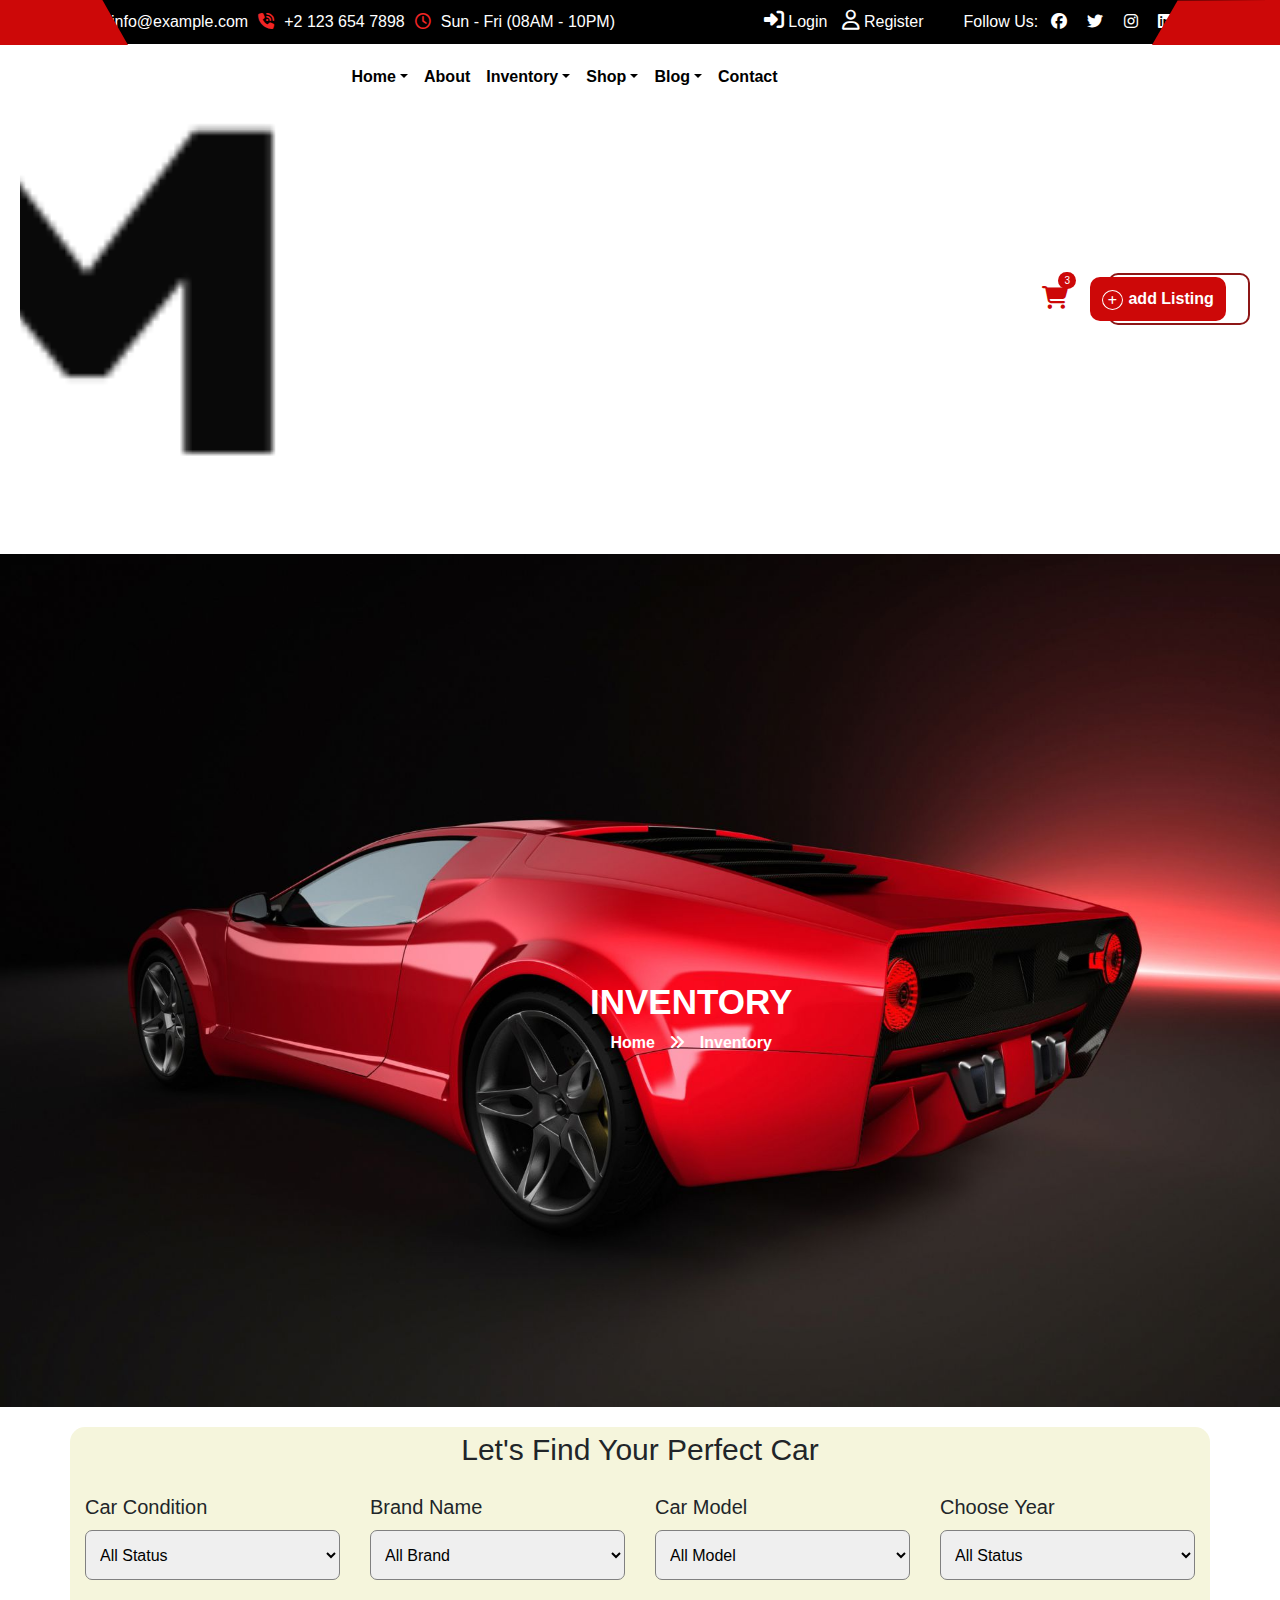
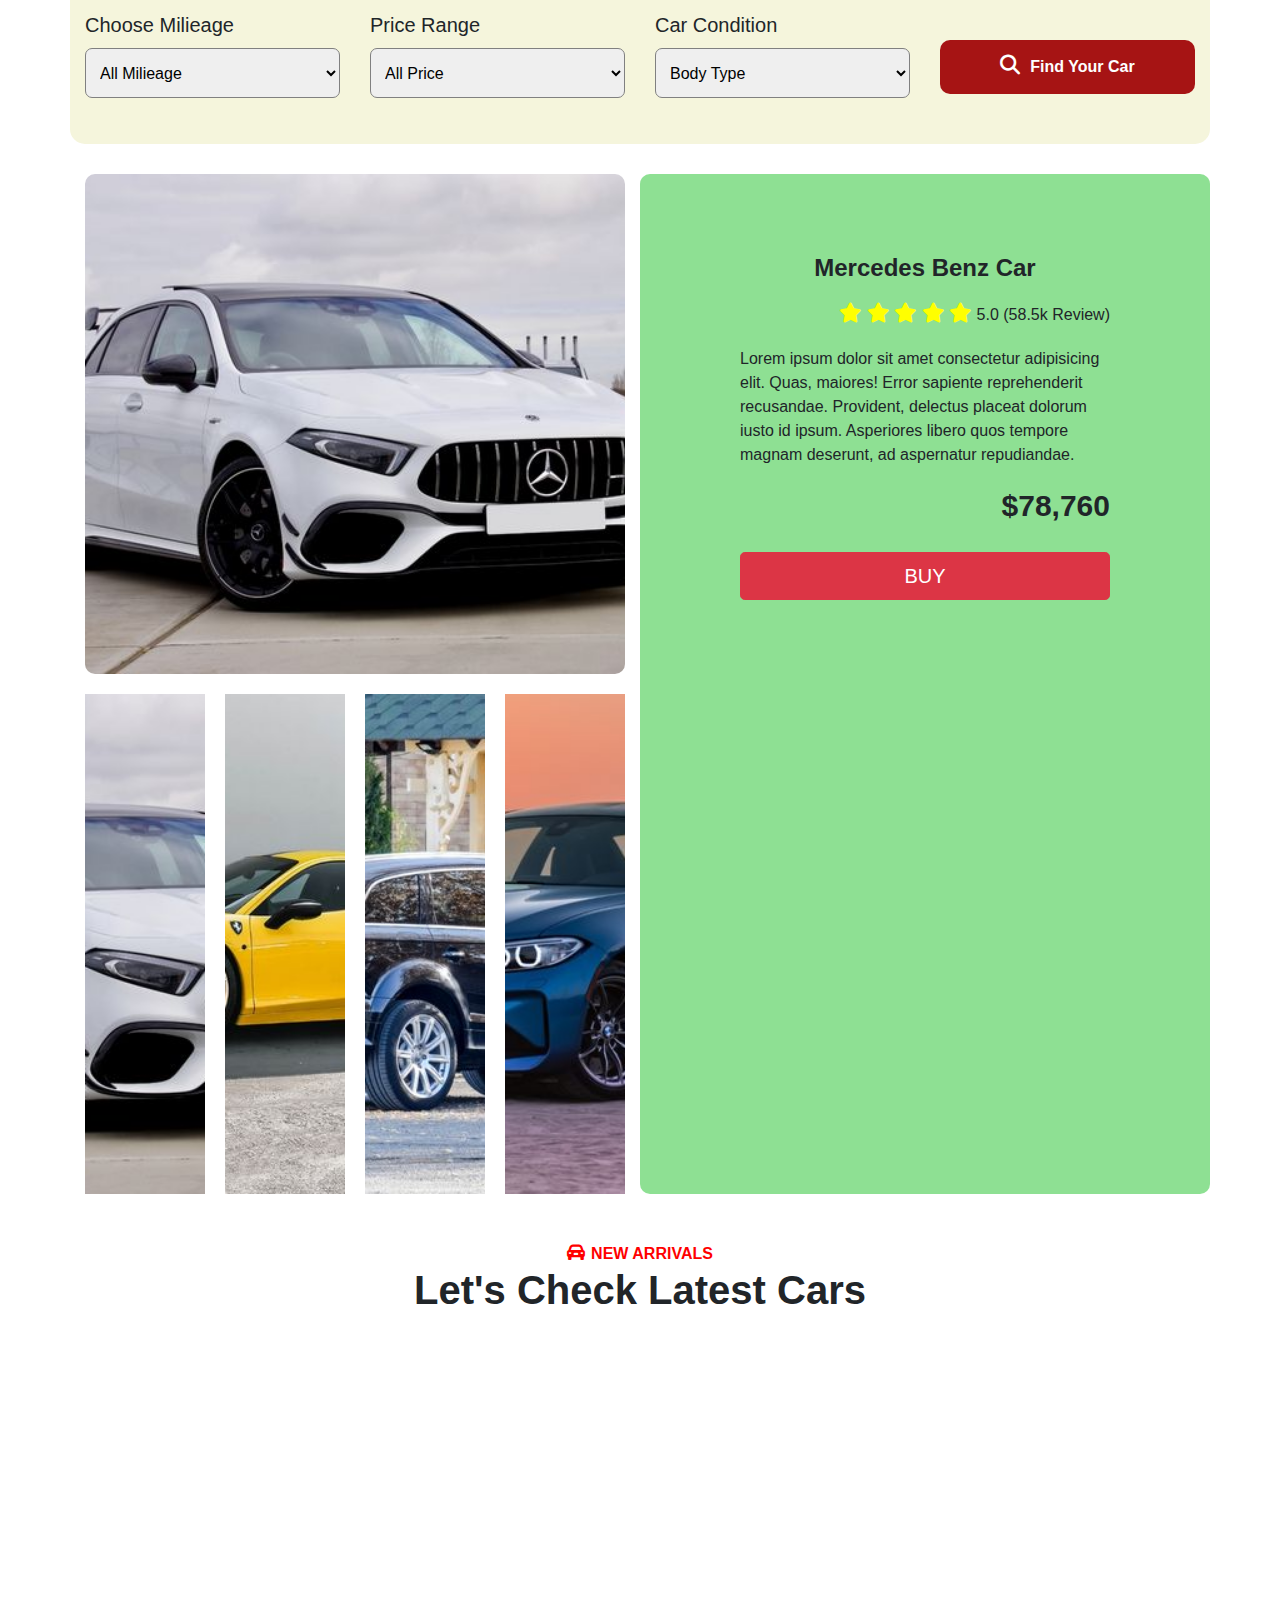
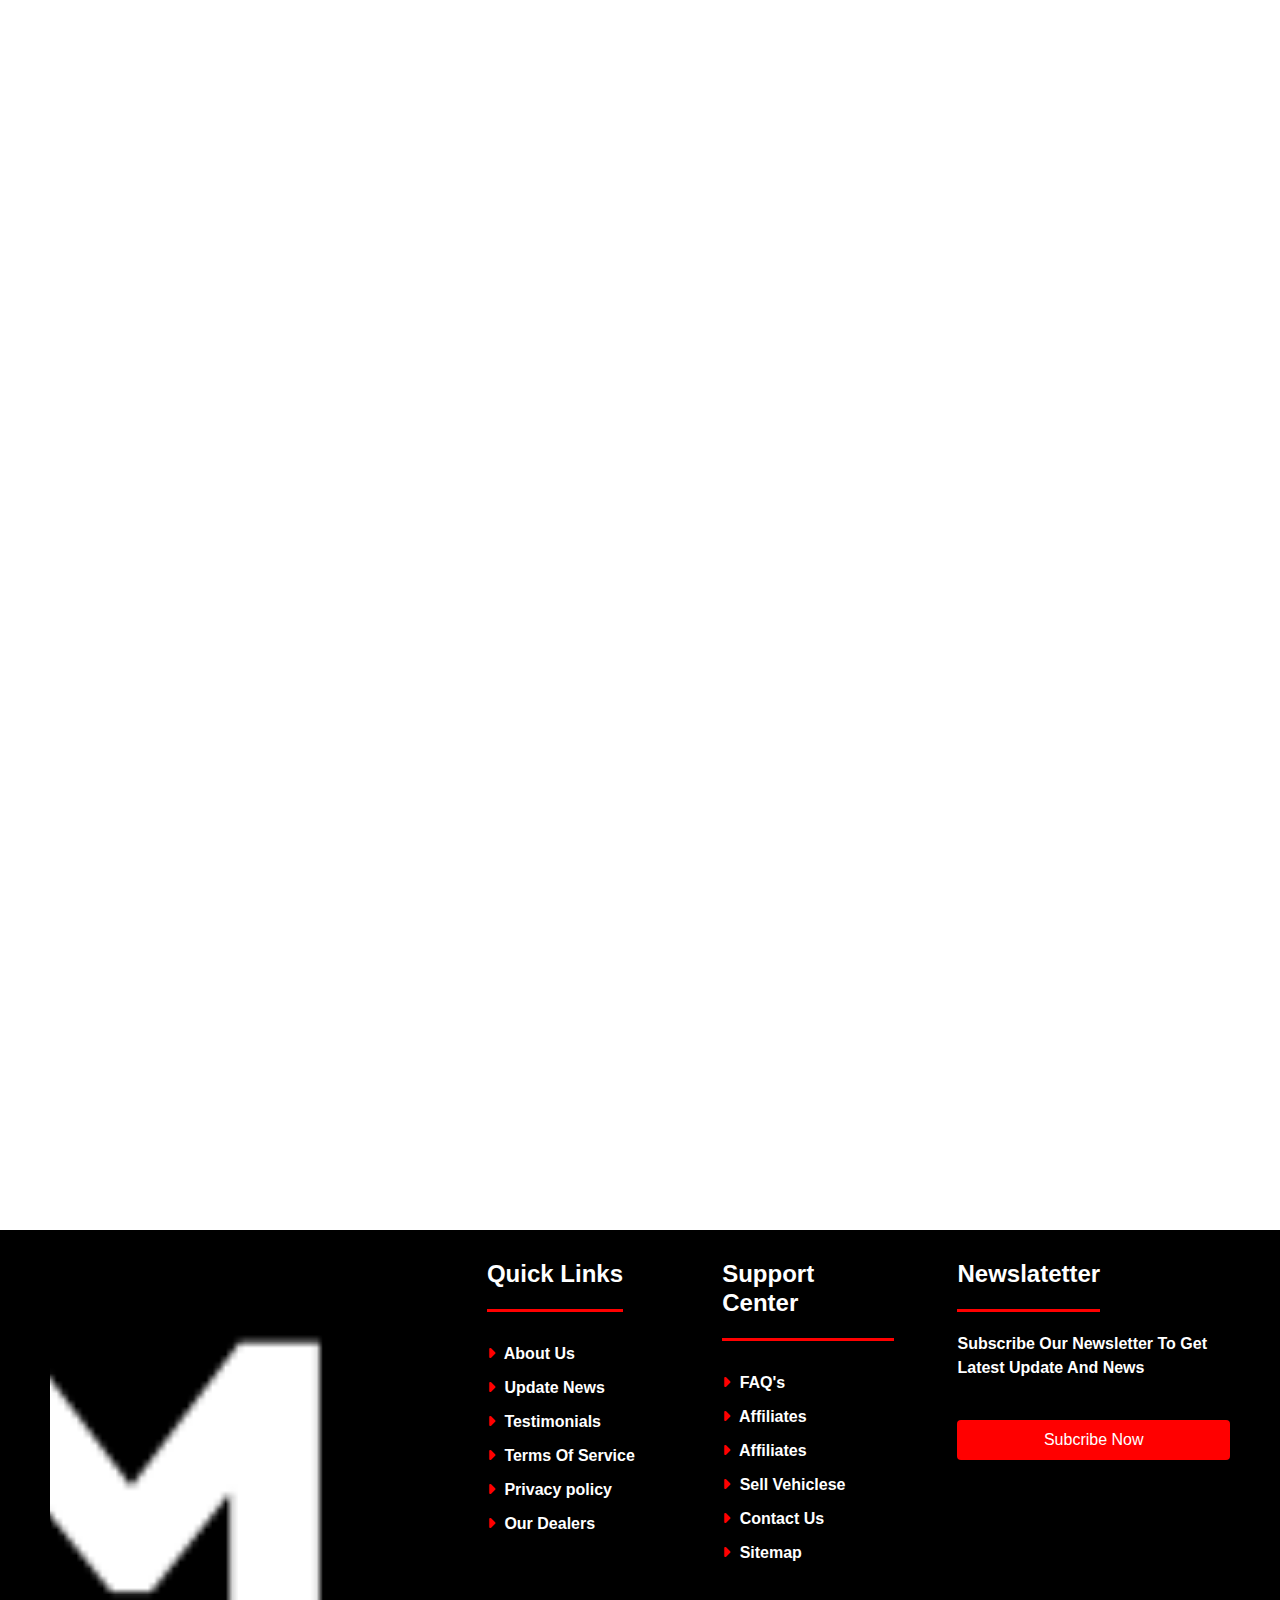
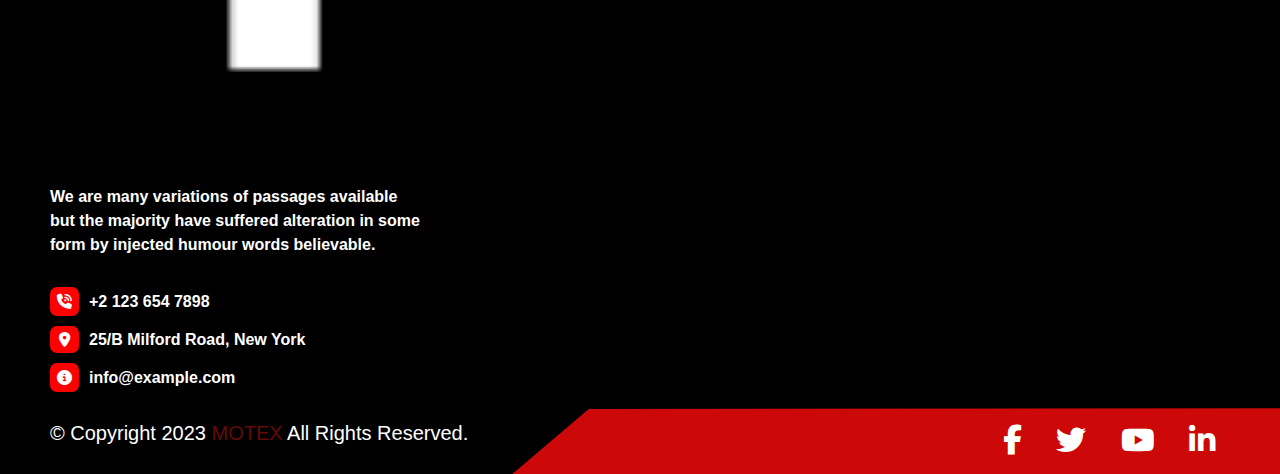
<file: Inventoty.html>
<!DOCTYPE html>
<html lang="en">

<head>
    <meta charset="UTF-8">
    <meta http-equiv="X-UA-Compatible" content="IE=edge">
    <meta name="viewport" content="width=device-width, initial-scale=1.0">
    <title>shop car</title>
    <link rel="shortcut icon"
        href="https://encrypted-tbn0.gstatic.com/images?q=tbn:ANd9GcQyPMTd0l6RO3iFvDuEey9GqhaqY_OCmNwA5Q&usqp=CAU">
    <link rel="stylesheet" href="bootstrap-4.6.2-dist/plugins/OwlCarousel/dist/assets/owl.carousel.min.css">
    <link rel="stylesheet" href="bootstrap-4.6.2-dist/plugins/OwlCarousel/dist/assets/owl.theme.default.min.css">
    <link rel="stylesheet" href="https://cdnjs.cloudflare.com/ajax/libs/font-awesome/6.3.0/css/all.min.css">
    <link rel="stylesheet" href="bootstrap-4.6.2-dist/css/bootstrap.min.css">
    <link rel="stylesheet" href="bootstrap-4.6.2-dist/css/style.css">
    <link rel="stylesheet" href="https://cdnjs.cloudflare.com/ajax/libs/animate.css/4.1.1/animate.min.css">

</head>

<body>
    <header>
        <div class="header-con">
            <div class="container">
                <div class="box row">
                    <div class="ben col-lg-7 header-left">
                        <ul class="">
                            <li>
                                <a class="icon1" href="#"><i
                                        class="fa-solid fa-circle-info"></i><span>info@example.com</span></a>
                            </li>
                            <li>
                                <a class="icon1" href="#"><i class="fa-solid fa-phone-volume"></i><span>+2 123 654
                                        7898</span></a>
                            </li>
                            <li>
                                <a class="icon1" href="#"><i class="fa-regular fa-clock"></i><span>Sun - Fri (08AM -
                                        10PM)</span></a>
                            </li>
                        </ul>
                    </div>
                    <div class="col-lg-5 header-right row">
                        <div class="header-link">
                            <a class="icon" href="login.html"><i
                                    class="fa-solid fa-right-to-bracket"></i><span>Login</span></a>
                            <a class="icon" href="#"><i class="fa-regular fa-user"></i><span>Register</span></a>
                        </div>
                        <div class="header-follow">
                            <span>Follow Us:</span>
                            <a href="#"><i class="fa-brands fa-facebook"></i></a>
                            <a href="#"><i class="fa-brands fa-twitter"></i></a>
                            <a href="#"><i class="fa-brands fa-instagram"></i></a>
                            <a href="#"><i class="fa-brands fa-linkedin"></i></a>
                        </div>
                    </div>
                </div>
            </div>
        </div>
    </header>
    <div class="menu">
        <div class="row thang">
            <div class="nav-logo col-lg-3 col-md-6">
                <a href="index.html"><img src="img/logo.png" alt="logo"></a>
            </div>
            <div class="nav-right tum row col-lg-3 col-md-6">



                <div class="gio">
                    <i class="fa-solid fa-cart-shopping"></i>
                    <span>3</span>
                </div>
                <div class="add-car">
                    <div class="add">
                        <i class="fa-solid fa-plus"></i>
                        <span>add Listing</span>
                    </div>
                </div>
            </div>
            <div class="nav-menu col-lg-6 col-md-12">
                <nav class="navbar navbar-expand-sm">
                    <button class="navbar-toggler d-lg-none" type="button" data-toggle="collapse"
                        data-target="#collapsibleNavId" aria-controls="collapsibleNavId" aria-expanded="false"><i
                            class="fa-solid fa-bars"></i></button>
                    <div class="collapse navbar-collapse" id="collapsibleNavId">
                        <div class="nav-thon row col-lg-3">
                            <div class="gio">
                                <i class="fa-solid fa-cart-shopping"></i>
                                <span>3</span>
                            </div>
                            <div class="add-car">
                                <div class="add">
                                    <a href=""><i class="fa-solid fa-plus"></i>/a>
                                    <span>add Listing</span>
                                </div>
                            </div>
                        </div>
                        <ul class="navbar-nav mr-auto mt-2 mt-lg-0">
                            <li class="nav-item dropdown">
                                <a class="big nav-link dropdown-toggle" href="index.html" id="dropdownId"
                                    data-toggle="dropdown" aria-haspopup="true" aria-expanded="false">Home</a>
                                <div class="dropdown-menu" aria-labelledby="dropdownId">
                                    <a class="dropdown-item" href="index.html">Home page 1</a>
                                    <a class="dropdown-item" href="index.html">Home page 2</a>
                                </div>
                            </li>
                            <li class="nav-item">
                                <a class=" big nav-link" href="about.html">About</a>
                            </li>
                            <li class="nav-item dropdown">
                                <a class=" big nav-link dropdown-toggle" href="#" id="dropdownId" data-toggle="dropdown"
                                    aria-haspopup="true" aria-expanded="false">Inventory</a>
                                <div class="dropdown-menu" aria-labelledby="dropdownId">
                                    <a class="dropdown-item" href="Inventoty.html">Inventoty Grid</a>
                                    <a class="dropdown-item" href="Inventoty.html">Inventoty List</a>
                                    <a class="dropdown-item" href="Inventoty.html">Inventoty Single</a>
                                </div>
                            </li>
                            <li class="nav-item dropdown">
                                <a class=" big nav-link dropdown-toggle" href="shop.html" id="dropdownId"
                                    data-toggle="dropdown" aria-haspopup="true" aria-expanded="false">Shop</a>
                                <div class="dropdown-menu" aria-labelledby="dropdownId">
                                    <a class="dropdown-item" href="shop.html">Shop</a>
                                    <a class="dropdown-item" href="Shop.html">Shop Cart</a>
                                    <a class="dropdown-item" href="Shop.html">Shop Checkout</a>
                                    <a class="dropdown-item" href="Shop.html">Shop Single</a>
                                </div>
                            </li>
                            <li class="nav-item dropdown">
                                <a class=" big nav-link dropdown-toggle" href="#" id="dropdownId" data-toggle="dropdown"
                                    aria-haspopup="true" aria-expanded="false">Blog</a>
                                <div class="dropdown-menu" aria-labelledby="dropdownId">
                                    <a class="dropdown-item" href="blog.html">Blog</a>
                                    <a class="dropdown-item" href="blog.html">Blog Single</a>
                                </div>
                            </li>
                          
                            <li class="nav-item">
                                <a class=" big nav-link" href="contact.html">Contact</a>
                            </li>
                        </ul>
                    </div>
                </nav>
            </div>
            <div class="nav-right bottum row col-lg-3 col-md-6">
                <div class="gio">
                    <a href="shop.html"><i class="fa-solid fa-cart-shopping"></i></a>
                    <span>3</span>
                </div>
                <div class="add-car">
                    <div class="add">
                        <i class="fa-solid fa-plus"></i>
                        <span>add Listing</span>
                    </div>
                </div>
            </div>
        </div>
    </div>
    <div class="car-about">
        <img src="img/tong-phu.jpg" alt="">
        <div class="bun">
            <h4>INVENTORY</h4>
            <a href="index.html">Home</a>
            <a href=""><i class="fa-solid fa-angles-right"></i></a>
            <a href="">Inventory</a>
        </div>
    </div>
    <div class="seach">
        <div class="container">
            <form action="" method="get" role="form">
                <legend>Let's Find Your Perfect Car</legend>  
                <div class="row">
                    <div class="form-group col-lg-3">
                        <div class="mu1">
                            <label for="seach1">Car Condition</label>
                        <select name="seach-item" id="seach1">
                            <option value="">All Status</option>
                            <option value="New-Car">New Car</option>
                            <option value="Used-Car">Used Car</option>
                        </select>
                        </div>
                        <div class="mu2">
                            <label for="seach2">Choose Milieage</label>
                            <select name="seach-item" id="seach2">
                            <option value="">All Milieage</option>
                            <option value="2000">2000 Miles</option>
                            <option value="6000">3000 Miles</option>
                            <option value="4000">4000 Miles</option>
                            <option value="5000">5000 Miles</option>
                            <option value="6000">6000 Miles</option>
                        </select>
                        </div>
                    </div>
               
                    <div class="form-group col-lg-3">
                        <div class="mu1">
                            <label for="seach4">Brand Name</label>
                            <select name="seach-item" id="seach3">
                            <option value="">All Brand</option>
                            <option value="BMW">BMW</option>
                            <option value="Ferrari">Ferrari</option>
                            <option value="Marcediz">Marcediz Benz</option>
                            <option value="Hyundai">Hyundai</option>
                            <option value="Nissan">Nissan</option>
                        </select>
                        </div>
                        <div class="mu2">
                            <label for="seach4">Price Range</label>
                            <select name="seach-item" id="seach4">
                            <option value="">All Price</option>
                            <option value="1">$1,000 - $5,000r</option>
                            <option value="5">$5,000 - $10,000r</option>
                            <option value="10">$10,000 - $15,000r</option>
                            <option value="15">$15,000 - $20,000r</option>
                            <option value="20">$20,000 - $30,000r</option>
                        </select>
                        </div>
                    </div>
                    <div class="form-group col-lg-3">
                        <div class="mu1">
                            <label for="seach5">Car Model</label>
                        <select name="seach-item" id="seach5">
                            <option value="">All Model</option>
                            <option value="3-Series">3-Series</option>
                            <option value="Carrera">Carrera</option>
                            <option value="Macan">Macan</option>
                            <option value="N-Series">N-Series</option>
                        </select>
                        </div>
                        <div class="mu2">
                            <label for="seach6">Car Condition</label>
                            <select name="seach-item" id="seach6">
                            <option value="">Body Type</option>
                            <option value="Sedan">Sedan</option>
                            <option value="Compact">Compact</option>
                            <option value="Coupe">Coupe</option>
                            <option value="Wagon">Wagon</option>
                        </select>
                        </div>
                    </div>
                    <div class="form-group col-lg-3">
                        <div class="mu1">
                            <label for="seach7">Choose Year</label>
                        <select name="seach-item" id="seach7">
                            <option value="">All Status</option>
                            <option value="2023">2023</option>
                            <option value="2022">2022</option>
                            <option value="2021">2021</option>
                            <option value="2020">2020</option>
                        </select>
                        </div>
                        <button type="submit" class="btn btn-primary"><i class="fa-solid fa-magnifying-glass"></i>Find Your Car</button>
                        </select>
                        </div>
                    </div>
                </div>
                
            </form>
        </div>
    </div>
    <div class="khoa">
       <div class="container">
          <div class="row">
            <div class="khoa-left col-lg-6">
                <div class="owl-carousel owl-theme my-hot-product1">
                    <div class="main-img  item">
                        <img src="img/let-check/01.jpg" alt="">
                    </div>
                    
                       
                 
        
                    <!-- <div class="main-img item">
                        <img src="img/let-check/02.jpg" alt="">
                    </div>
                    <div class="main-img item">
                        <img src="img/let-check/03.jpg" alt="">
                    </div>
                    <div class="main-img item">
                        <img src="img/let-check/05.jpg" alt="">
                    </div>
                    <div class="main-img item">
                        <img src="img/let-check/06.jpg" alt="">
                    </div>
                    <div class="main-img item">
                        <img src="img/let-check/07.jpg" alt="">
                    </div>
                    <div class="main-img item">
                        <img src="img/let-check/08.jpg" alt="">
                    </div> -->
                </div>
    
                <div class="sub-images">
                    <div class="owl-carousel owl-theme my-sub-img">
                    <img src="img/let-check/01.jpg" alt="" class="sub-img">
                    <img src="img/let-check/02.jpg" alt=""  class="sub-img">
                    <img src="img/let-check/03.jpg" alt=""  class="sub-img">
                    <img src="img/let-check/04.jpg" alt=""  class="sub-img">
                    <img src="img/let-check/05.jpg" alt=""  class="sub-img">
                    <img src="img/let-check/06.jpg" alt=""  class="sub-img">
                    <img src="img/let-check/07.jpg" alt=""  class="sub-img">
                    <img src="img/let-check/08.jpg" alt=""  class="sub-img">
                </div>
            </div>
            
    </div>
    
    <div class="khoa-right col-lg-6">
        <h4>Mercedes Benz Car</h4>
        <span class="toi">
            <i class="fa-solid fa-star"></i>
            <i class="fa-solid fa-star"></i>
            <i class="fa-solid fa-star"></i>
            <i class="fa-solid fa-star"></i>
            <i class="fa-solid fa-star"></i>
            5.0 (58.5k Review)
        </span>
        <p>Lorem ipsum dolor sit amet consectetur adipisicing elit. Quas, maiores! Error sapiente reprehenderit recusandae. Provident, delectus placeat dolorum iusto id ipsum. Asperiores libero quos tempore magnam deserunt, ad aspernatur repudiandae.</p>
        <span class="heo">$78,760</span>
        <br>
        <a href="" class="btn btn-lg btn-danger tyn">BUY</a>             
   </div>
    </div>
    </div>
    <div class="let-check py-5">
        <div class="let-check-top">
            <strong><i class="fa-solid fa-car-rear"></i>NEW ARRIVALS</strong>
            <h2>Let's Check Latest <span>Cars</span></h2>
        </div>
        <div class="let-check-bottom">
            <div class="container">
                <div class="row">
                    <div class="check col-lg-3 col-md-6 wow animate__animated animate__fadeInUp" data-wow-duration="1s" data-wow-delay="0.2s">
                        <div class="check-trong">
                            <div class="loter ">
                                <img class="card-img-top " src="img/let-check/01.jpg" alt="">
                            </div>
                            <div class="bon1">
                                <a>Mercedes Benz Car</a>
                            </div>
                            <div class="bon2">
                                <span><i class="fa-solid fa-star"></i>
                                    <i class="fa-solid fa-star"></i>
                                    <i class="fa-solid fa-star"></i>
                                    <i class="fa-solid fa-star"></i>
                                    <i class="fa-solid fa-star"></i>
                                     5.0 (58.5k Review)
                                </span>
                            </div>
                            <div class="bon3">
                                <span class="so-1"><i class="fa-solid fa-person-breastfeeding"></i>Automatic</span>
                                <span class="so-1"><i class="fa-solid fa-car"></i>Model: 2023</sp>
                                <span class="so-1"><i class="fa-solid fa-clock"></i>10.15km / 1-litre</span>
                                <span class="so-1"><i class="fa-solid fa-gas-pump"></i>Hybrid</span>
                            </div>
                            <div class="dip">
                                <span>$45,620</span>
                                <a href="" class="btn btn-lg btn-danger tyn"><i class="fa-regular fa-eye"></i> Details</a>
                            </div>
                        </div>
                    </div>
                    <div class="check col-lg-3 col-md-6 wow animate__animated animate__fadeInUp" data-wow-duration="1.2s" data-wow-delay="0.2s">
                        <div class="check-trong">
                            <div class="loter">
                                <span>New</span>
                                <img class="card-img-top" src="img/let-check/02.jpg" alt="">
                            </div>
                            <div class="bon1">
                                <a>Yellow Ferrari 458</a>
                            </div>
                            <div class="bon2">
                                <span><i class="fa-solid fa-star"></i>
                                    <i class="fa-solid fa-star"></i>
                                    <i class="fa-solid fa-star"></i>
                                    <i class="fa-solid fa-star"></i>
                                    <i class="fa-solid fa-star"></i>
                                     5.0 (58.5k Review)
                                </span>
                            </div>
                            <div class="bon3">
                                <span class="so-1"><i class="fa-solid fa-person-breastfeeding"></i>Automatic</span>
                                <span class="so-1"><i class="fa-solid fa-car"></i>Model: 2023</sp>
                                <span class="so-1"><i class="fa-solid fa-clock"></i>10.15km / 1-litre</span>
                                <span class="so-1"><i class="fa-solid fa-gas-pump"></i>Hybrid</span>
                            </div>
                            <div class="dip">
                                <span>$90,250</span>
                                <a href="" class="btn btn-lg btn-danger tyn"><i class="fa-regular fa-eye"></i> Details</a>
                            </div>
                        </div>
                    </div>
                    <div class="check col-lg-3 col-md-6 wow animate__animated animate__fadeInUp" data-wow-duration="1.3s" data-wow-delay="0.2s">
                        <div class="check-trong">
                            <div class="loter">
                               
                                <img class="card-img-top" src="img/let-check/03.jpg" alt="">
                            </div>
                            <div class="bon1">
                                <a>Black Audi Q7</a>
                            </div>
                            <div class="bon2">
                                <span><i class="fa-solid fa-star"></i>
                                    <i class="fa-solid fa-star"></i>
                                    <i class="fa-solid fa-star"></i>
                                    <i class="fa-solid fa-star"></i>
                                    <i class="fa-solid fa-star"></i>
                                     5.0 (58.5k Review)
                                </span>
                            </div>
                            <div class="bon3">
                                <span class="so-1"><i class="fa-solid fa-person-breastfeeding"></i>Automatic</span>
                                <span class="so-1"><i class="fa-solid fa-car"></i>Model: 2023</sp>
                                <span class="so-1"><i class="fa-solid fa-clock"></i>10.15km / 1-litre</span>
                                <span class="so-1"><i class="fa-solid fa-gas-pump"></i>Hybrid</span>
                            </div>
                            <div class="dip">
                                <span>$44,350</span>
                                <a href="" class="btn btn-lg btn-danger tyn"><i class="fa-regular fa-eye"></i> Details</a>
                            </div>
                        </div>
                    </div>
                    <div class="check col-lg-3 col-md-6 wow animate__animated animate__fadeInUp" data-wow-duration="1.4s" data-wow-delay="0.2s">
                        <div class="check-trong">
                            <div class="loter">
                                <span>New</span>
                                <img class="card-img-top" src="img/let-check/04.jpg" alt="">
                            </div>
                            <div class="bon1">
                                <a>BMW Sports Car</a>
                            </div>
                            <div class="bon2">
                                <span><i class="fa-solid fa-star"></i>
                                    <i class="fa-solid fa-star"></i>
                                    <i class="fa-solid fa-star"></i>
                                    <i class="fa-solid fa-star"></i>
                                    <i class="fa-solid fa-star"></i>
                                     5.0 (58.5k Review)
                                </span>
                            </div>
                            <div class="bon3">
                                <span class="so-1"><i class="fa-solid fa-person-breastfeeding"></i>Automatic</span>
                                <span class="so-1"><i class="fa-solid fa-car"></i>Model: 2023</sp>
                                <span class="so-1"><i class="fa-solid fa-clock"></i>10.15km / 1-litre</span>
                                <span class="so-1"><i class="fa-solid fa-gas-pump"></i>Hybrid</span>
                            </div>
                            <div class="dip">
                                <span>$78,760</span>
                                <a href="" class="btn btn-lg btn-danger tyn"><i class="fa-regular fa-eye"></i> Details</a>
                            </div>
                        </div>
                    </div>
                    <div class="check col-lg-3 col-md-6 wow animate__animated animate__fadeInUp" data-wow-duration="1.5s" data-wow-delay="0.2s">
                        <div class="check-trong">
                            <div class="loter">
                               <span>New</span>
                                <img class="card-img-top" src="img/let-check/05.jpg" alt="">
                            </div>
                            <div class="bon1">
                                <a>White Tesla Car</a>
                            </div>
                            <div class="bon2">
                                <span><i class="fa-solid fa-star"></i>
                                    <i class="fa-solid fa-star"></i>
                                    <i class="fa-solid fa-star"></i>
                                    <i class="fa-solid fa-star"></i>
                                    <i class="fa-solid fa-star"></i>
                                     5.0 (58.5k Review)
                                </span>
                            </div>
                            <div class="bon3">
                                <span class="so-1"><i class="fa-solid fa-person-breastfeeding"></i>Automatic</span>
                                <span class="so-1"><i class="fa-solid fa-car"></i>Model: 2023</sp>
                                <span class="so-1"><i class="fa-solid fa-clock"></i>10.15km / 1-litre</span>
                                <span class="so-1"><i class="fa-solid fa-gas-pump"></i>Hybrid</span>
                            </div>
                            <div class="dip">
                                <span>$64,230</span>
                                <a href="" class="btn btn-lg btn-danger tyn"><i class="fa-regular fa-eye"></i> Details</a>
                            </div>
                        </div>
                    </div>
                    <div class="check col-lg-3 col-md-6 wow animate__animated animate__fadeInUp" data-wow-duration="1.6s" data-wow-delay="0.2s">
                        <div class="check-trong">
                            <div class="loter">
                               
                                <img class="card-img-top" src="img/let-check/06.jpg" alt="">
                            </div>
                            <div class="bon1">
                                <a>White Nissan Car</a>
                            </div>
                            <div class="bon2">
                                <span><i class="fa-solid fa-star"></i>
                                    <i class="fa-solid fa-star"></i>
                                    <i class="fa-solid fa-star"></i>
                                    <i class="fa-solid fa-star"></i>
                                    <i class="fa-solid fa-star"></i>
                                     5.0 (58.5k Review)
                                </span>
                            </div>
                            <div class="bon3">
                                <span class="so-1"><i class="fa-solid fa-person-breastfeeding"></i>Automatic</span>
                                <span class="so-1"><i class="fa-solid fa-car"></i>Model: 2023</sp>
                                <span class="so-1"><i class="fa-solid fa-clock"></i>10.15km / 1-litre</span>
                                <span class="so-1"><i class="fa-solid fa-gas-pump"></i>Hybrid</span>
                            </div>
                            <div class="dip">
                                <span>$32,520</span>
                                <a href="" class="btn btn-lg btn-danger tyn"><i class="fa-regular fa-eye"></i> Details</a>
                            </div>
                        </div>
                    </div>
                    <div class="check col-lg-3 col-md-6 wow animate__animated animate__fadeInUp" data-wow-duration="1.7s" data-wow-delay="0.2s">
                        <div class="check-trong">
                            <div class="loter">
                                <span>New</span>
                                <img class="card-img-top" src="img/let-check/07.jpg" alt="">
                            </div>
                            <div class="bon1">
                                <a>Mercedes Benz Suv</a>
                            </div>
                            <div class="bon2">
                                <span><i class="fa-solid fa-star"></i>
                                    <i class="fa-solid fa-star"></i>
                                    <i class="fa-solid fa-star"></i>
                                    <i class="fa-solid fa-star"></i>
                                    <i class="fa-solid fa-star"></i>
                                     5.0 (58.5k Review)
                                </span>
                            </div>
                            <div class="bon3">
                                <span class="so-1"><i class="fa-solid fa-person-breastfeeding"></i>Automatic</span>
                                <span class="so-1"><i class="fa-solid fa-car"></i>Model: 2023</sp>
                                <span class="so-1"><i class="fa-solid fa-clock"></i>10.15km / 1-litre</span>
                                <span class="so-1"><i class="fa-solid fa-gas-pump"></i>Hybrid</span>
                            </div>
                            <div class="dip">
                                <span>$75,820</span>
                                <a href="" class="btn btn-lg btn-danger tyn"><i class="fa-regular fa-eye"></i> Details</a>
                            </div>
                        </div>
                    </div>
                    <div class="check col-lg-3 col-md-6 wow animate__animated animate__fadeInUp" data-wow-duration="1.8s" data-wow-delay="0.2s">
                        <div class="check-trong">
                            <div class="loter">
                              
                                <img class="card-img-top" src="img/let-check/08.jpg" alt="">
                            </div>
                            <div class="bon1">
                                <a>Red Hyundai Car</a>
                            </div>
                            <div class="bon2">
                                <span><i class="fa-solid fa-star"></i>
                                    <i class="fa-solid fa-star"></i>
                                    <i class="fa-solid fa-star"></i>
                                    <i class="fa-solid fa-star"></i>
                                    <i class="fa-solid fa-star"></i>
                                     5.0 (58.5k Review)
                                </span>
                            </div>
                            <div class="bon3">
                                <span class="so-1"><i class="fa-solid fa-person-breastfeeding"></i>Automatic</span>
                                <span class="so-1"><i class="fa-solid fa-car"></i>Model: 2023</sp>
                                <span class="so-1"><i class="fa-solid fa-clock"></i>10.15km / 1-litre</span>
                                <span class="so-1"><i class="fa-solid fa-gas-pump"></i>Hybrid</span>
                            </div>
                            <div class="dip">
                                <span>25,620</span>
                                <a href="" class="btn btn-lg btn-danger tyn"><i class="fa-regular fa-eye"></i> Details</a>
                            </div>
                        </div>
                    </div>
                </div>
            </div>
        </div>
    </div>
   
   
    <div class="footer">
        <div class="footer-top row">
            <div class="footer-logo col-lg-4">
                <img src="img/logo2.png" alt="">
                <p>We are many variations of passages available but the majority have suffered alteration in some form
                    by injected humour words believable.</p>
                <ul>
                    <li><a href=""><i class="fa-solid fa-phone-volume"></i></a><span>+2 123 654 7898</span></li>
                    <li><a href=""><i class="xx fa-sharp fa-solid fa-location-dot"></i></a><span>25/B Milford Road, New
                            York</span></li>
                    <li><a href=""><i class="fa-solid fa-circle-info"></i></a><span>info@example.com</span></li>
                </ul>
            </div>
            <div class="quick col-lg-2">
                <h4>Quick Links</h4>
                <ul>
                    <li><a href=""><i class="fa-solid fa-caret-right"></i> About Us</a></li>
                    <li><a href=""><i class="fa-solid fa-caret-right"></i> Update News</a></li>
                    <li><a href=""><i class="fa-solid fa-caret-right"></i> Testimonials</a></li>
                    <li><a href=""><i class="fa-solid fa-caret-right"></i> Terms Of Service</a></li>
                    <li><a href=""><i class="fa-solid fa-caret-right"></i> Privacy policy</a></li>
                    <li><a href=""><i class="fa-solid fa-caret-right"></i> Our Dealers</a></li>
                </ul>
            </div>
            <div class="support  col-lg-2">
                <h4>Support Center</h4>
                <ul>
                    <li><a href=""><i class="fa-solid fa-caret-right"></i> FAQ's</a></li>
                    <li><a href=""><i class="fa-solid fa-caret-right"></i> Affiliates</a></li>
                    <li><a href=""><i class="fa-solid fa-caret-right"></i> Affiliates</a></li>
                    <li><a href=""><i class="fa-solid fa-caret-right"></i> Sell Vehiclese</a></li>
                    <li><a href=""><i class="fa-solid fa-caret-right"></i> Contact Us</a></li>
                    <li><a href=""><i class="fa-solid fa-caret-right"></i> Sitemap</a></li>
                </ul>
            </div>
            <div class="newslerter col-lg-3">
                <h4>Newslatetter</h4>
                <form action="" method="POST" role="form">
                    <p>Subscribe Our Newsletter To Get Latest Update And News</p>
                    <div class="form-group">
                    </div>
                    <button type="submit" class="btn btn-primary">Subcribe Now</button>
                </form>
            </div>
        </div>
        <div class="footer-bottom">
            <div class="bottom-con row">
                <div class="bottom-left col-lg-6">
                    <p>© Copyright 2023 <span>MOTEX</span> All Rights Reserved.</p>
                </div>
                <div class="bottom-right col-lg-6">
                    <a href=""><i class="fa-brands fa-facebook-f"></i></a>
                    <a href=""><i class="fa-brands fa-twitter"></i></a>
                    <a href=""><i class="fa-brands fa-youtube"></i></a>
                    <a href=""><i class="fa-brands fa-linkedin-in"></i></a>
                </div>
            </div>
        </div>
    </div>
    <script src="bootstrap-4.6.2-dist/js/jquery-3.3.1.min.js"></script>
    <script src="bootstrap-4.6.2-dist/js/bootstrap.min.js"></script>
    <script src="bootstrap-4.6.2-dist/plugins/OwlCarousel/dist/owl.carousel.min.js"></script>
    <script src="https://cdnjs.cloudflare.com/ajax/libs/wow/1.1.2/wow.min.js"></script>
    <script>
     
        new WOW().init();
        $(function () {

            $('img.sub-img').click(function (e) { 
                e.preventDefault();
                let imgPath = $(this).attr('src');
                $('.main-img img').attr('src', imgPath);
                
            });
        });
        $('.my-client').owlCarousel({
            loop: true,
            margin: 20,
            responsive: {
                0: {
                    items: 1
                },
                600: {
                    items: 2
                },
                980: {
                    items: 4
                }
            }
        });
        $('.my-hot-product1').owlCarousel({
            loop:true,
            margin:10,
            nav:true,
            responsive:{
                0:{
                    items:1
                },
                600:{
                    items:1
                },
                1000:{
                    items:1
                }
            }
        })
        $('.khoa-left .my-sub-img').owlCarousel({
            loop: true,
            margin: 20,
            responsive: {
                0: {
                    items: 1
                },
                600: {
                    items: 2
                },
                1000: {
                    items: 4
                }
            }
        });
        $(function () {
            $(window).scroll(function () {
                var vitribody = $('html, body').scrollTop();
                // var vitrigiaodien = $('.menu-bar').offset().top;

                if (vitribody >= 100) {
                    // doan nay addclass
                    // $('.menu-bar').addClass('animate__fadeInDown');
                    $('.menu').addClass('pin-menu');

                } else {
                    $('.menu').removeClass('pin-menu');
                    console.log('hello')

                }
            });
        });
        $('.sieu-xe i.icon-youtube').click(function (e) {
            e.preventDefault();
            $('.chan').addClass('xuatHien');
            $('.ngoai').addClass('den')
        });
        $('.ngoai').click(function (e) {
            e.preventDefault();
            $('.ngoai').removeClass('den');
            $('.chan').removeClass('xuatHien');
        });
        // var result = document.queryselector("#result");
        // document.addEventListener('mousemove', function(e){
        //     result.style.top = `${e.pageY}px`;
        //     result.style.top = `${e.pageX}px`;

        // });
            
    </script>
</body>
</html>
</file>
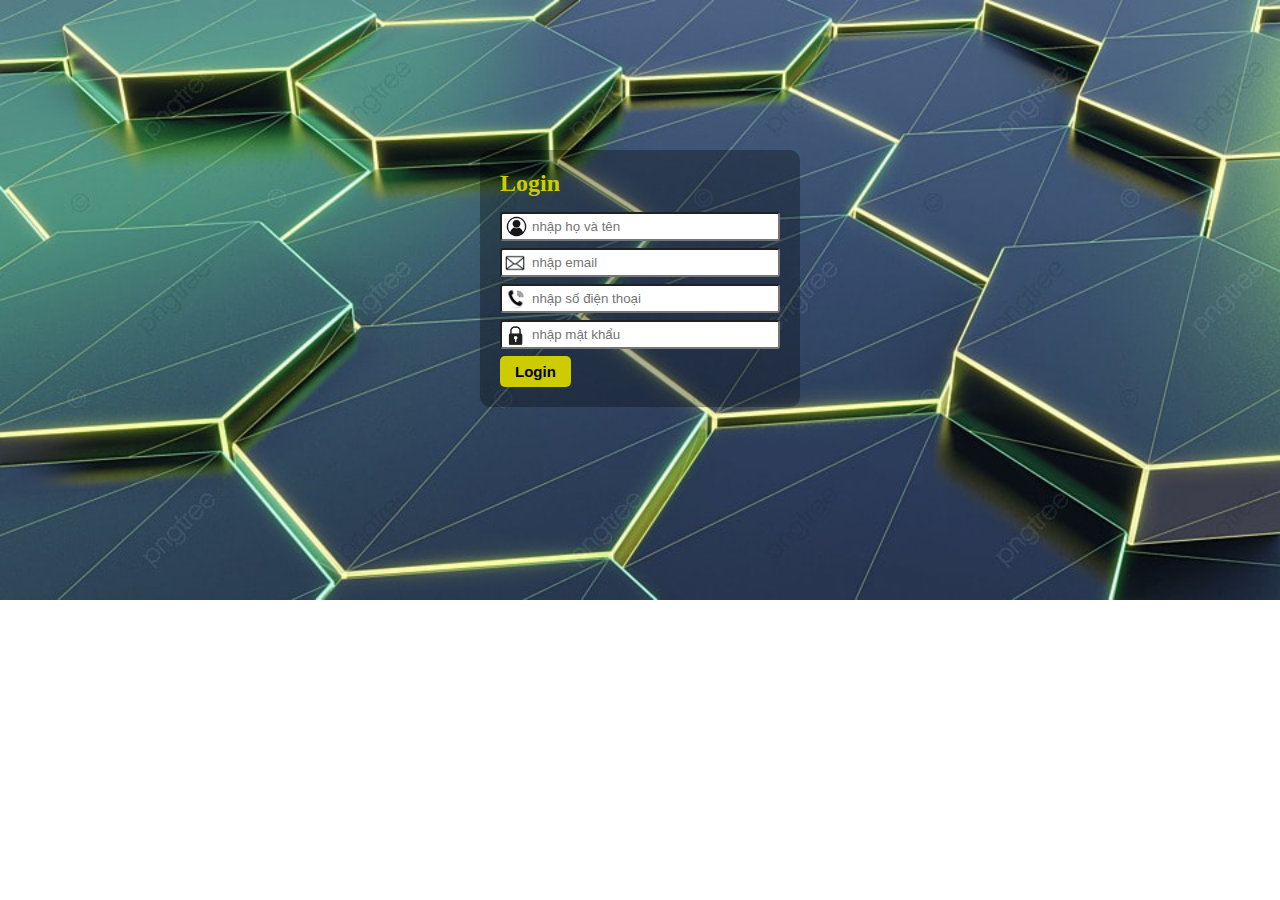
<file: login.html>
<!DOCTYPE html>
<html lang="en">
<head>
    <meta charset="UTF-8">
    <meta http-equiv="X-UA-Compatible" content="IE=edge">
    <meta name="viewport" content="width=device-width, initial-scale=1.0">
    <title>Document</title>
    <link rel="stylesheet" href="css/login.css">
</head>
<body>
   <div class="tuy">
    <a href="index.html"><i class="fa-solid fa-xmark"></i></a>
   </div>
    <div class="box">
        <h2>Login</h2>
        <form action="" method="get" name="login">
            <p>
                <input type="text" id="name" name="name" class="item item1 " placeholder="nhập họ và tên">
            </p>
            <p>
                <input type="text" id="email" name="email" class="item item2" placeholder="nhập email">
            </p>
            <p>
                <input type="text" id="phone" name="phone" class="item item3" placeholder="nhập số điện thoại">
            </p>
            <p>
                <input type="text" id="pass" name="pass" class="item item4" placeholder="nhập mật khẩu">
            </p>
            <button>Login</button>
        </form>
    </div>
    <script src="js/slide.js"></script>
</body>
</html>
</file>
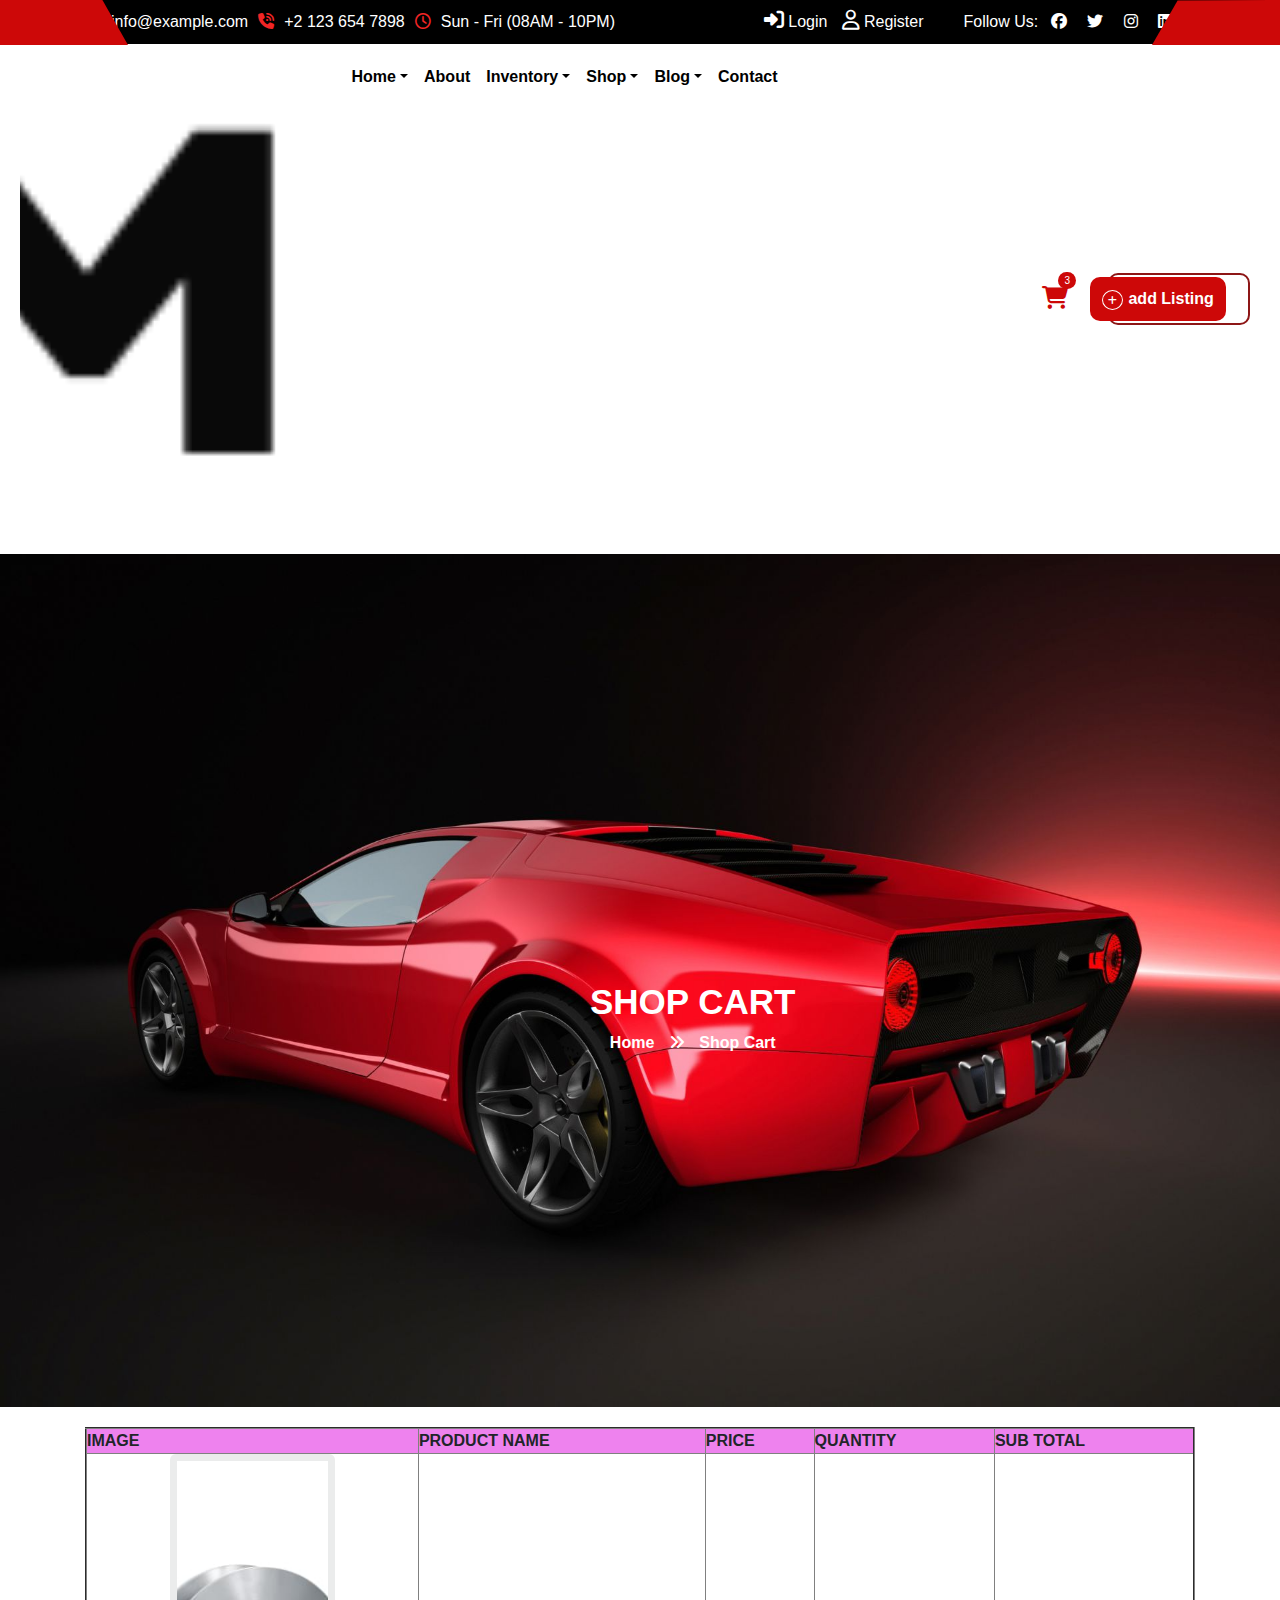
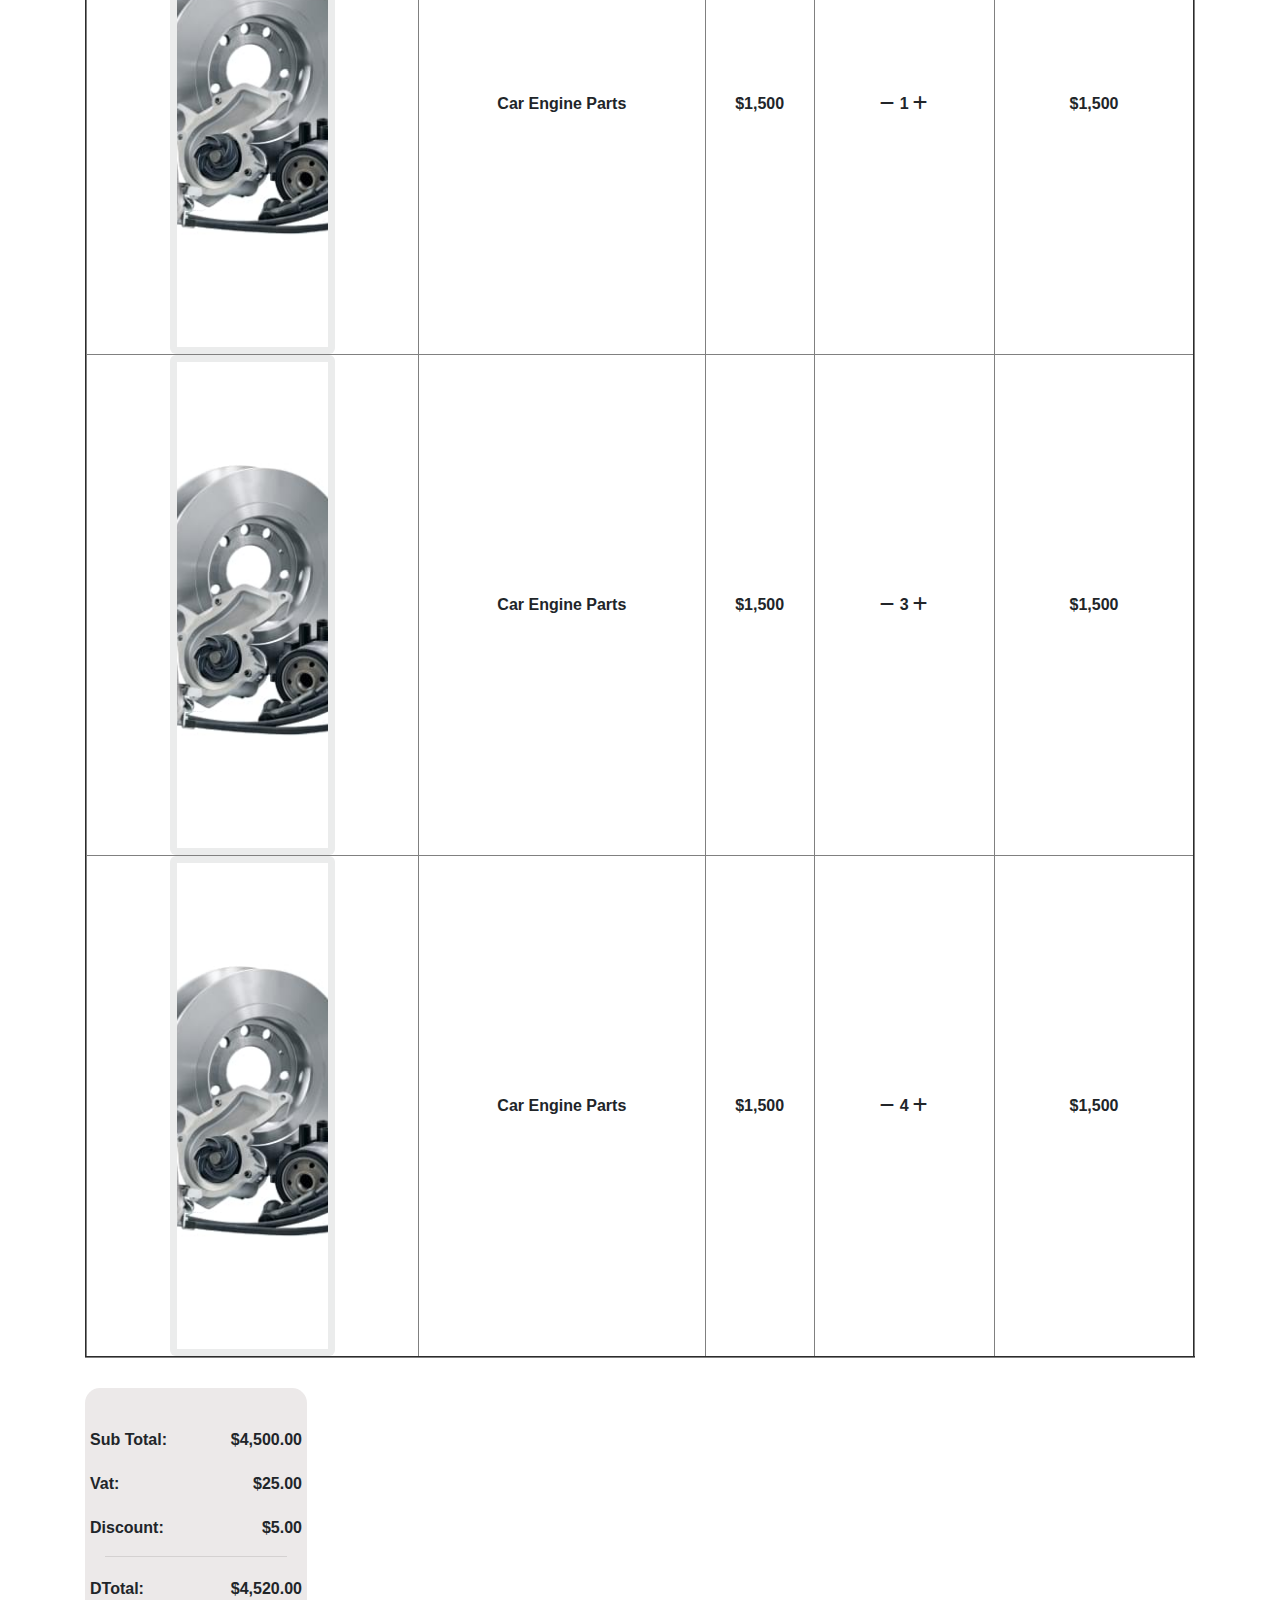
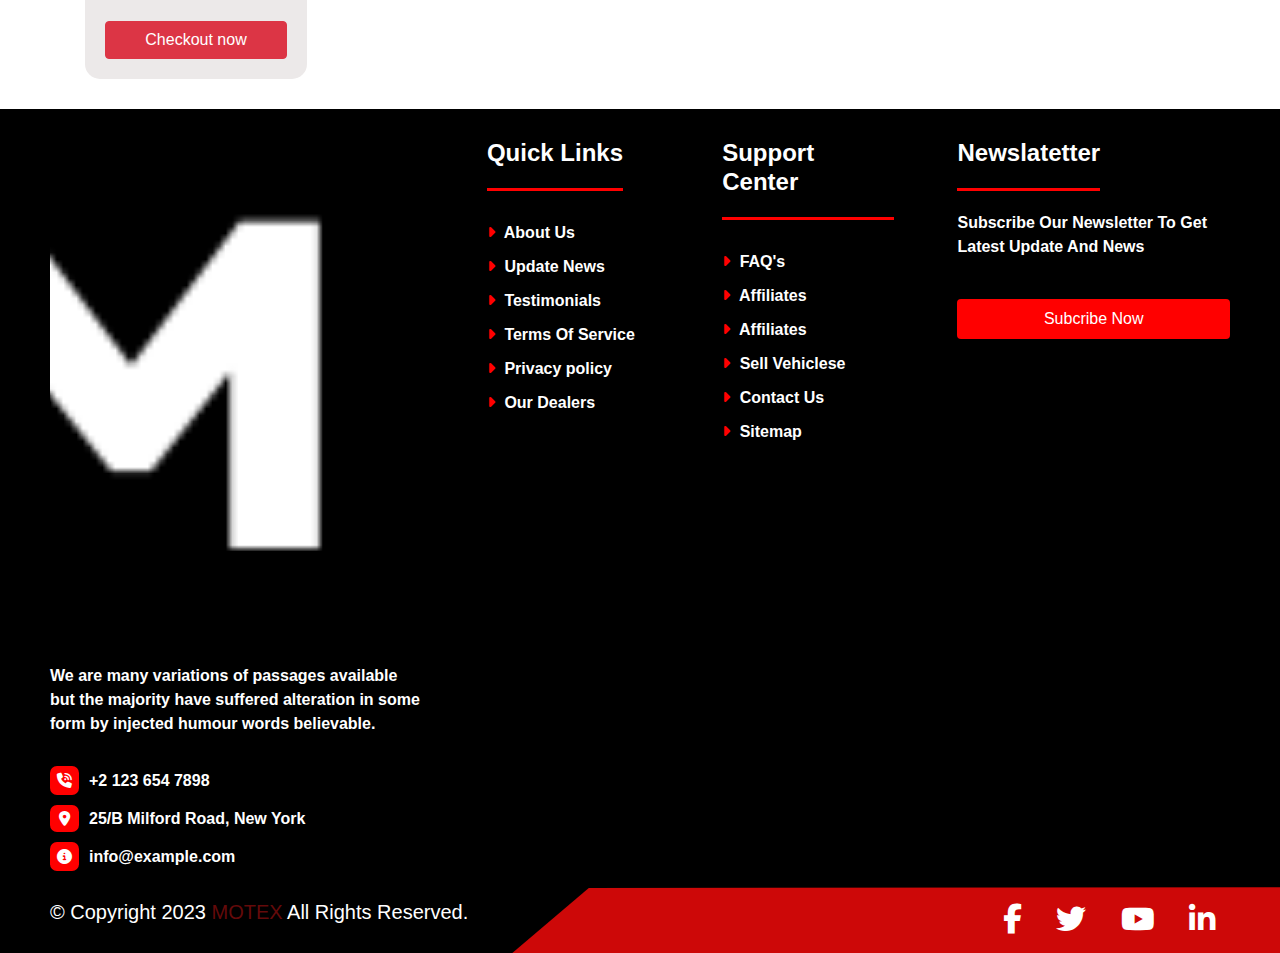
<file: Shop-cart.html>
<!DOCTYPE html>
<html lang="en">

<head>
    <meta charset="UTF-8">
    <meta http-equiv="X-UA-Compatible" content="IE=edge">
    <meta name="viewport" content="width=device-width, initial-scale=1.0">
    <title>shop car</title>
    <link rel="shortcut icon"
        href="https://encrypted-tbn0.gstatic.com/images?q=tbn:ANd9GcQyPMTd0l6RO3iFvDuEey9GqhaqY_OCmNwA5Q&usqp=CAU">
    <link rel="stylesheet" href="bootstrap-4.6.2-dist/plugins/OwlCarousel/dist/assets/owl.carousel.min.css">
    <link rel="stylesheet" href="bootstrap-4.6.2-dist/plugins/OwlCarousel/dist/assets/owl.theme.default.min.css">
    <link rel="stylesheet" href="https://cdnjs.cloudflare.com/ajax/libs/font-awesome/6.3.0/css/all.min.css">
    <link rel="stylesheet" href="bootstrap-4.6.2-dist/css/bootstrap.min.css">
    <link rel="stylesheet" href="bootstrap-4.6.2-dist/css/style.css">
    <link rel="stylesheet" href="https://cdnjs.cloudflare.com/ajax/libs/animate.css/4.1.1/animate.min.css">

</head>

<body>
    <header>
        <div class="header-con">
            <div class="container">
                <div class="box row">
                    <div class="ben col-lg-7 header-left">
                        <ul class="">
                            <li>
                                <a class="icon1" href="#"><i
                                        class="fa-solid fa-circle-info"></i><span>info@example.com</span></a>
                            </li>
                            <li>
                                <a class="icon1" href="#"><i class="fa-solid fa-phone-volume"></i><span>+2 123 654
                                        7898</span></a>
                            </li>
                            <li>
                                <a class="icon1" href="#"><i class="fa-regular fa-clock"></i><span>Sun - Fri (08AM -
                                        10PM)</span></a>
                            </li>
                        </ul>
                    </div>
                    <div class="col-lg-5 header-right row">
                        <div class="header-link">
                            <a class="icon" href="login.html"><i
                                    class="fa-solid fa-right-to-bracket"></i><span>Login</span></a>
                            <a class="icon" href="#"><i class="fa-regular fa-user"></i><span>Register</span></a>
                        </div>
                        <div class="header-follow">
                            <span>Follow Us:</span>
                            <a href="#"><i class="fa-brands fa-facebook"></i></a>
                            <a href="#"><i class="fa-brands fa-twitter"></i></a>
                            <a href="#"><i class="fa-brands fa-instagram"></i></a>
                            <a href="#"><i class="fa-brands fa-linkedin"></i></a>
                        </div>
                    </div>
                </div>
            </div>
        </div>
    </header>
    <div class="menu">
        <div class="row thang">
            <div class="nav-logo col-lg-3 col-md-6">
                <a href="index.html"><img src="img/logo.png" alt="logo"></a>
            </div>
            <div class="nav-right tum row col-lg-3 col-md-6">
                <div class="gio">
                    <i class="fa-solid fa-cart-shopping"></i>
                    <span>3</span>
                </div>
                <div class="add-car">
                    <div class="add">
                        <i class="fa-solid fa-plus"></i>
                        <span>add Listing</span>
                    </div>
                </div>
            </div>
            <div class="nav-menu col-lg-6 col-md-12">
                <nav class="navbar navbar-expand-sm">
                    <button class="navbar-toggler d-lg-none" type="button" data-toggle="collapse"
                        data-target="#collapsibleNavId" aria-controls="collapsibleNavId" aria-expanded="false"><i
                            class="fa-solid fa-bars"></i></button>
                    <div class="collapse navbar-collapse" id="collapsibleNavId">
                        <div class="nav-thon row col-lg-3">
                            <div class="gio">
                                <i class="fa-solid fa-cart-shopping"></i>
                                <span>3</span>
                            </div>
                            <div class="add-car">
                                <div class="add">
                                    <a href=""><i class="fa-solid fa-plus"></i>/a>
                                    <span>add Listing</span>
                                </div>
                            </div>
                        </div>
                        <ul class="navbar-nav mr-auto mt-2 mt-lg-0">
                            <li class="nav-item dropdown">
                                <a class="big nav-link dropdown-toggle" href="index.html" id="dropdownId"
                                    data-toggle="dropdown" aria-haspopup="true" aria-expanded="false">Home</a>
                                <div class="dropdown-menu" aria-labelledby="dropdownId">
                                    <a class="dropdown-item" href="index.html">Home page 1</a>
                                    <a class="dropdown-item" href="index.html">Home page 2</a>
                                </div>
                            </li>
                            <li class="nav-item">
                                <a class=" big nav-link" href="about.html">About</a>
                            </li>
                            <li class="nav-item dropdown">
                                <a class=" big nav-link dropdown-toggle" href="#" id="dropdownId" data-toggle="dropdown"
                                    aria-haspopup="true" aria-expanded="false">Inventory</a>
                                <div class="dropdown-menu" aria-labelledby="dropdownId">
                                    <a class="dropdown-item" href="Inventoty.html">Inventoty Grid</a>
                                    <a class="dropdown-item" href="Inventoty.html">Inventoty List</a>
                                    <a class="dropdown-item" href="Inventoty.html">Inventoty Single</a>
                                </div>
                            </li>
                            <li class="nav-item dropdown">
                                <a class=" big nav-link dropdown-toggle" href="shop.html" id="dropdownId"
                                    data-toggle="dropdown" aria-haspopup="true" aria-expanded="false">Shop</a>
                                <div class="dropdown-menu" aria-labelledby="dropdownId">
                                    <a class="dropdown-item" href="shop.html">Shop</a>
                                    <a class="dropdown-item" href="Shop.html">Shop Cart</a>
                                    <a class="dropdown-item" href="Shop.html">Shop Checkout</a>
                                    <a class="dropdown-item" href="Shop.html">Shop Single</a>
                                </div>
                            </li>
                            <li class="nav-item dropdown">
                                <a class=" big nav-link dropdown-toggle" href="#" id="dropdownId" data-toggle="dropdown"
                                    aria-haspopup="true" aria-expanded="false">Blog</a>
                                <div class="dropdown-menu" aria-labelledby="dropdownId">
                                    <a class="dropdown-item" href="blog.html">Blog</a>
                                    <a class="dropdown-item" href="blog.html">Blog Single</a>
                                </div>
                            </li>
                          
                            <li class="nav-item">
                                <a class=" big nav-link" href="contact.html">Contact</a>
                            </li>
                        </ul>
                    </div>
                </nav>
            </div>
            <div class="nav-right bottum row col-lg-3 col-md-6">
                <div class="gio">
                    <a href="Shop-cart.html"><i class="fa-solid fa-cart-shopping"></i></a>
                    <span>3</span>
                </div>
                <div class="add-car">
                    <div class="add">
                        <i class="fa-solid fa-plus"></i>
                        <span>add Listing</span>
                    </div>
                </div>
            </div>
        </div>
    </div>
    <div class="car-about">
        <img src="img/tong-phu.jpg" alt="">
        <div class="bun">
            <h4>SHOP CART</h4>
            <a href="index.html">Home</a>
            <a href=""><i class="fa-solid fa-angles-right"></i></a>
            <a href="">Shop Cart</a>
        </div>
    </div>
    <div class="shop-cart">
       <div class="container">
        <table cellspacing="0" cellpadding="10px" border="2px">
            <thead>
                <tr bgcolor="violet">
                    <th>IMAGE</th>
                    <th>PRODUCT NAME</th>
                    <th>PRICE</th>
                    <th>QUANTITY</th>
                    <th>SUB TOTAL</th>
                </tr>
            </thead>
            <tbody>
                <tr>
                    <td class="thim"><img src="img/shop/01.jpg" alt=""></td>
                    <td>Car Engine Parts</td>
                    <td>$1,500</td>
                    <td><i class="fa-solid fa-minus"></i> 1 <i class="fa-solid fa-plus"></i></td>
                    <td>$1,500</td>
                </tr>
                <tr>
                    <td class="thim"><img src="img/shop/01.jpg" alt=""></td>
                    <td>Car Engine Parts</td>
                    <td>$1,500</td>
                    <td><i class="fa-solid fa-minus"></i> 3 <i class="fa-solid fa-plus"></i></td>
                    <td>$1,500</td>
                </tr>
                <tr>
                    <td class="thim"><img src="img/shop/01.jpg" alt=""></td>
                    <td>Car Engine Parts</td>
                    <td>$1,500</td>
                    <td><i class="fa-solid fa-minus"></i> 4 <i class="fa-solid fa-plus"></i></td>
                    <td>$1,500</td>
                </tr>
            </tbody>
        </table>
        <div class="donu">
            <div class="donu1 row">
                <span>Sub Total:</span>
                <span class="don2">$4,500.00</span>
            </div>
            <div class="donu1 row">
                <span>Vat:</span>
                <span class="don2">$25.00</span>
            </div>
            <div class="donu1 row">
                <span>Discount:</span>
                <span class="don2">$5.00</span>
            </div>
            <hr>
            <div class="donu1 row">
                <span>DTotal:</span>
                <span class="don2">$4,520.00</span>
            </div>
            <a href="" class="btn btn lg btn-danger">Checkout now</a>
        </div>

       </div>
    </div>
    <div class="footer">
        <div class="footer-top row">
            <div class="footer-logo col-lg-4">
                <img src="img/logo2.png" alt="">
                <p>We are many variations of passages available but the majority have suffered alteration in some form
                    by injected humour words believable.</p>
                <ul>
                    <li><a href=""><i class="fa-solid fa-phone-volume"></i></a><span>+2 123 654 7898</span></li>
                    <li><a href=""><i class="xx fa-sharp fa-solid fa-location-dot"></i></a><span>25/B Milford Road, New
                            York</span></li>
                    <li><a href=""><i class="fa-solid fa-circle-info"></i></a><span>info@example.com</span></li>
                </ul>
            </div>
            <div class="quick col-lg-2">
                <h4>Quick Links</h4>
                <ul>
                    <li><a href=""><i class="fa-solid fa-caret-right"></i> About Us</a></li>
                    <li><a href=""><i class="fa-solid fa-caret-right"></i> Update News</a></li>
                    <li><a href=""><i class="fa-solid fa-caret-right"></i> Testimonials</a></li>
                    <li><a href=""><i class="fa-solid fa-caret-right"></i> Terms Of Service</a></li>
                    <li><a href=""><i class="fa-solid fa-caret-right"></i> Privacy policy</a></li>
                    <li><a href=""><i class="fa-solid fa-caret-right"></i> Our Dealers</a></li>
                </ul>
            </div>
            <div class="support  col-lg-2">
                <h4>Support Center</h4>
                <ul>
                    <li><a href=""><i class="fa-solid fa-caret-right"></i> FAQ's</a></li>
                    <li><a href=""><i class="fa-solid fa-caret-right"></i> Affiliates</a></li>
                    <li><a href=""><i class="fa-solid fa-caret-right"></i> Affiliates</a></li>
                    <li><a href=""><i class="fa-solid fa-caret-right"></i> Sell Vehiclese</a></li>
                    <li><a href=""><i class="fa-solid fa-caret-right"></i> Contact Us</a></li>
                    <li><a href=""><i class="fa-solid fa-caret-right"></i> Sitemap</a></li>
                </ul>
            </div>
            <div class="newslerter col-lg-3">
                <h4>Newslatetter</h4>
                <form action="" method="POST" role="form">
                    <p>Subscribe Our Newsletter To Get Latest Update And News</p>
                    <div class="form-group">
                    </div>
                    <button type="submit" class="btn btn-primary">Subcribe Now</button>
                </form>
            </div>
        </div>
        <div class="footer-bottom">
            <div class="bottom-con row">
                <div class="bottom-left col-lg-6">
                    <p>© Copyright 2023 <span>MOTEX</span> All Rights Reserved.</p>
                </div>
                <div class="bottom-right col-lg-6">
                    <a href=""><i class="fa-brands fa-facebook-f"></i></a>
                    <a href=""><i class="fa-brands fa-twitter"></i></a>
                    <a href=""><i class="fa-brands fa-youtube"></i></a>
                    <a href=""><i class="fa-brands fa-linkedin-in"></i></a>
                </div>
            </div>
        </div>
    </div>
    <script src="bootstrap-4.6.2-dist/js/jquery-3.3.1.min.js"></script>
    <script src="bootstrap-4.6.2-dist/js/bootstrap.min.js"></script>
    <script src="bootstrap-4.6.2-dist/plugins/OwlCarousel/dist/owl.carousel.min.js"></script>
    <script src="https://cdnjs.cloudflare.com/ajax/libs/wow/1.1.2/wow.min.js"></script>
    <script>
     
        new WOW().init();
            
        $('.my-client').owlCarousel({
            loop: true,
            margin: 20,
            responsive: {
                0: {
                    items: 1
                },
                600: {
                    items: 2
                },
                980: {
                    items: 4
                }
            }
        });
        $(function () {
            $(window).scroll(function () {
                var vitribody = $('html, body').scrollTop();
                // var vitrigiaodien = $('.menu-bar').offset().top;

                if (vitribody >= 100) {
                    // doan nay addclass
                    // $('.menu-bar').addClass('animate__fadeInDown');
                    $('.menu').addClass('pin-menu');

                } else {
                    $('.menu').removeClass('pin-menu');
                    console.log('hello')

                }
            });
        });
        $('.sieu-xe i.icon-youtube').click(function (e) {
            e.preventDefault();
            $('.chan').addClass('xuatHien');
            $('.ngoai').addClass('den')
        });
        $('.ngoai').click(function (e) {
            e.preventDefault();
            $('.ngoai').removeClass('den');
            $('.chan').removeClass('xuatHien');
        });
    </script>
</body>
</html>
</file>
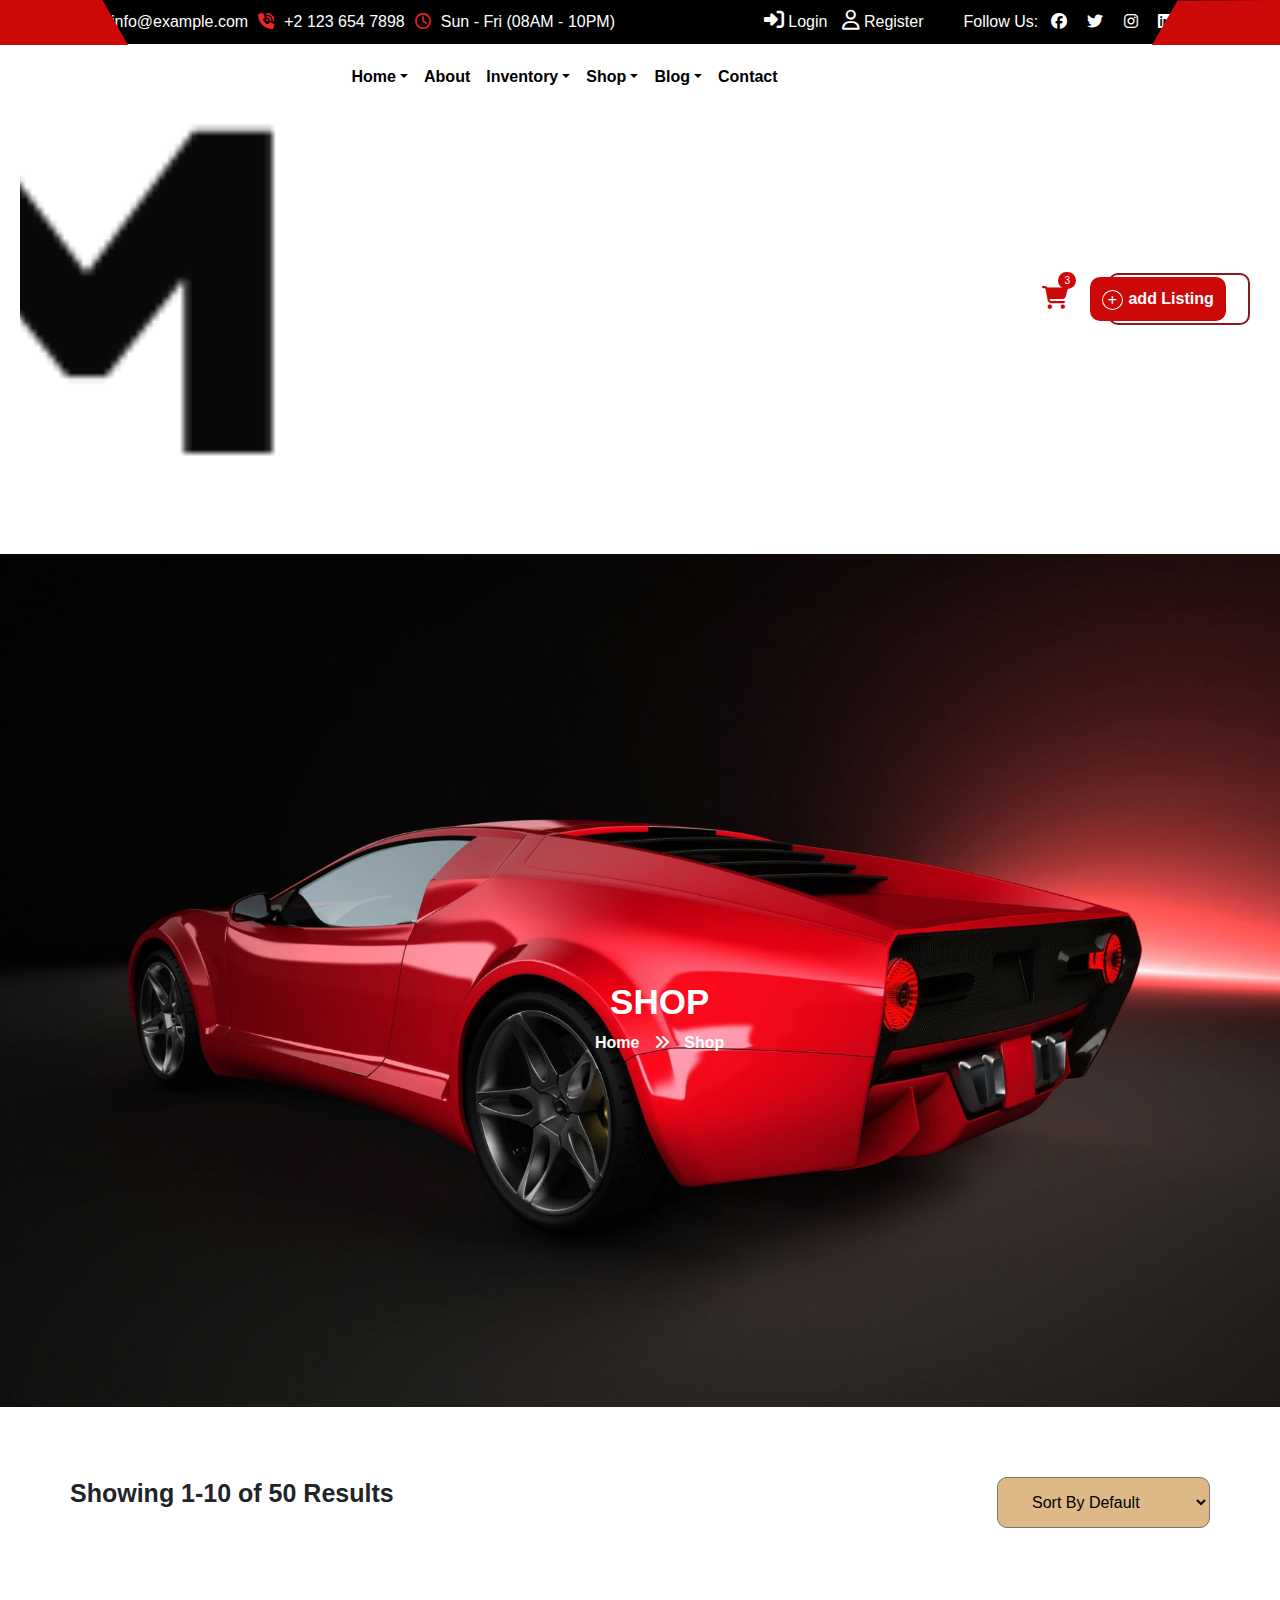
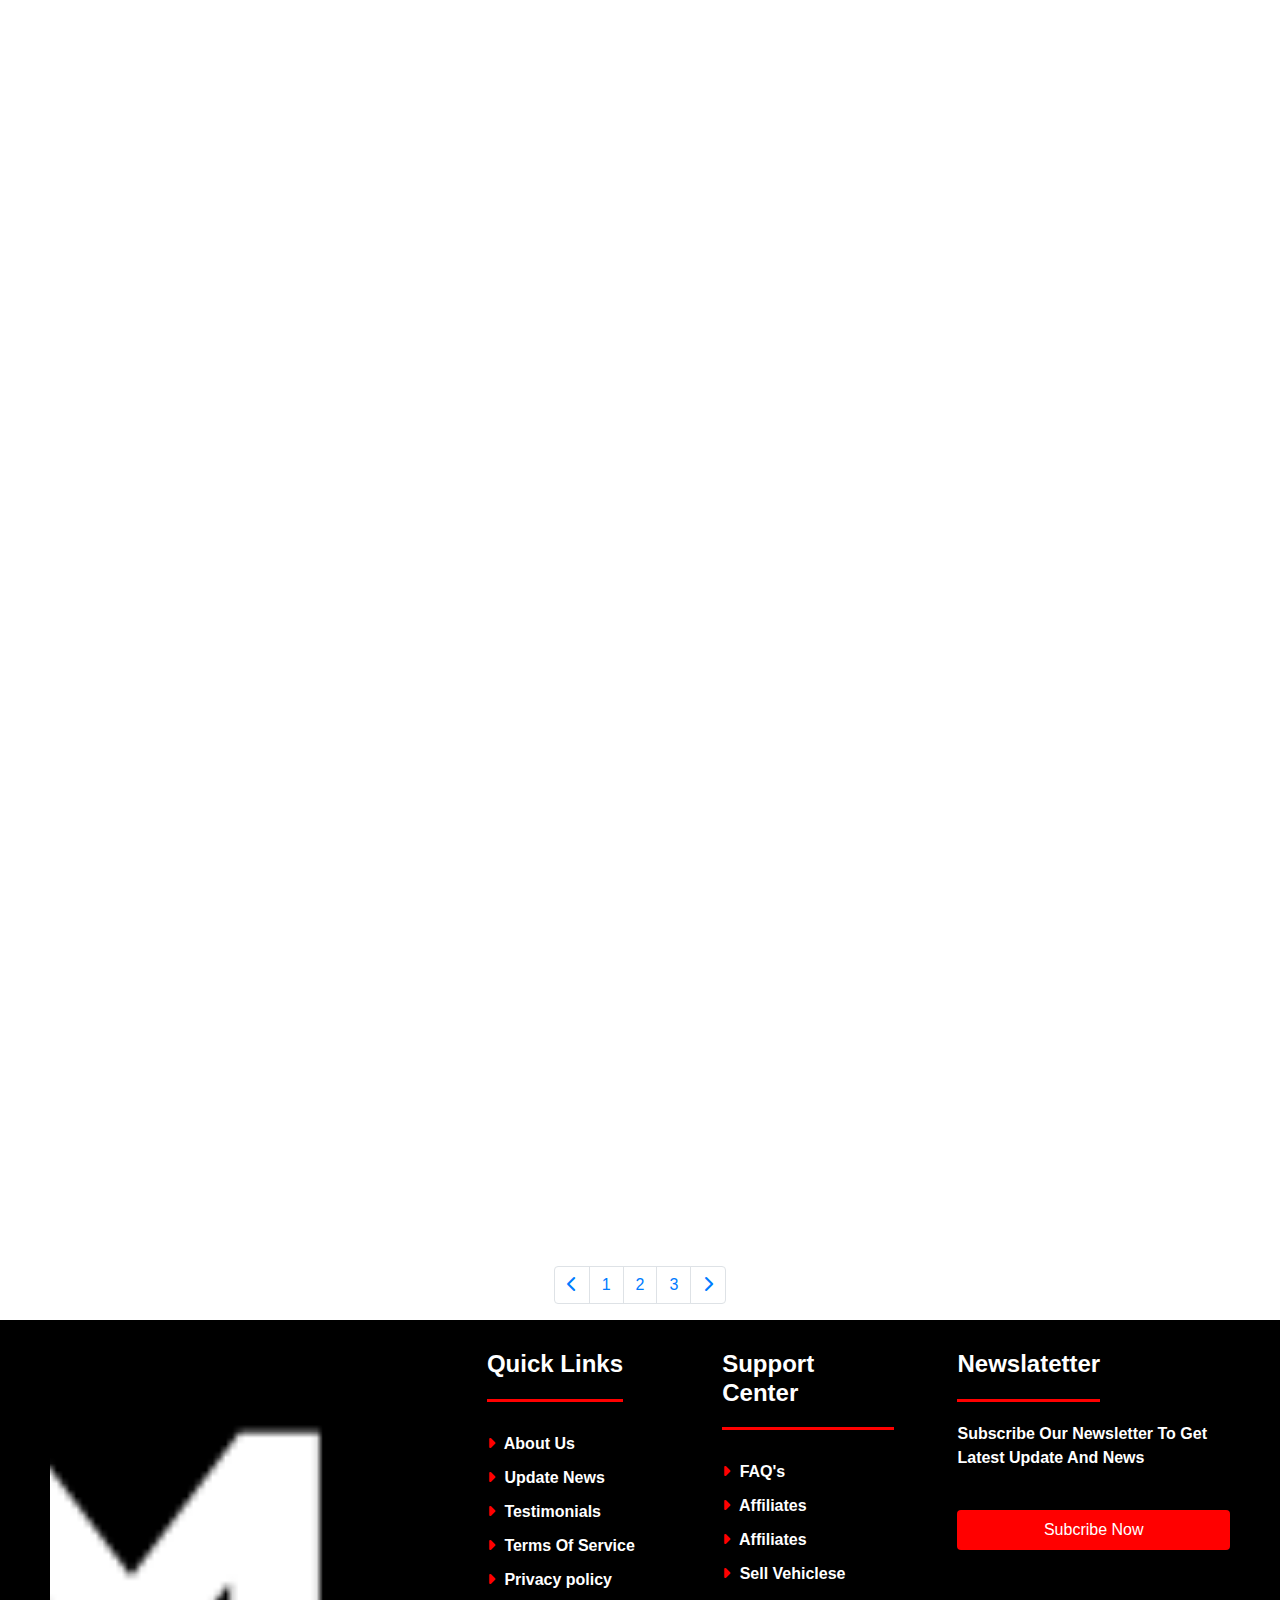
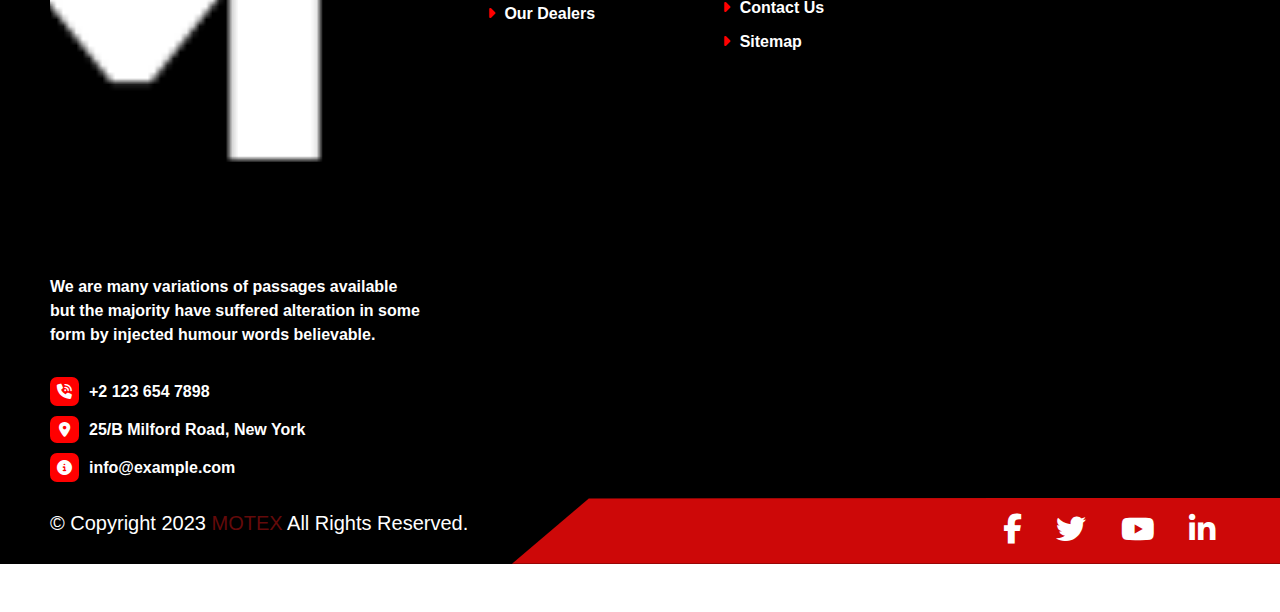
<file: shop.html>
<!DOCTYPE html>
<html lang="en">

<head>
    <meta charset="UTF-8">
    <meta http-equiv="X-UA-Compatible" content="IE=edge">
    <meta name="viewport" content="width=device-width, initial-scale=1.0">
    <title>shop car</title>
    <link rel="shortcut icon"
        href="https://encrypted-tbn0.gstatic.com/images?q=tbn:ANd9GcQyPMTd0l6RO3iFvDuEey9GqhaqY_OCmNwA5Q&usqp=CAU">
    <link rel="stylesheet" href="bootstrap-4.6.2-dist/plugins/OwlCarousel/dist/assets/owl.carousel.min.css">
    <link rel="stylesheet" href="bootstrap-4.6.2-dist/plugins/OwlCarousel/dist/assets/owl.theme.default.min.css">
    <link rel="stylesheet" href="https://cdnjs.cloudflare.com/ajax/libs/font-awesome/6.3.0/css/all.min.css">
    <link rel="stylesheet" href="bootstrap-4.6.2-dist/css/bootstrap.min.css">
    <link rel="stylesheet" href="bootstrap-4.6.2-dist/css/style.css">
    <link rel="stylesheet" href="https://cdnjs.cloudflare.com/ajax/libs/animate.css/4.1.1/animate.min.css">

</head>

<body>
    <header>
        <div class="header-con">
            <div class="container">
                <div class="box row">
                    <div class="ben col-lg-7 header-left">
                        <ul class="">
                            <li>
                                <a class="icon1" href="#"><i
                                        class="fa-solid fa-circle-info"></i><span>info@example.com</span></a>
                            </li>
                            <li>
                                <a class="icon1" href="#"><i class="fa-solid fa-phone-volume"></i><span>+2 123 654
                                        7898</span></a>
                            </li>
                            <li>
                                <a class="icon1" href="#"><i class="fa-regular fa-clock"></i><span>Sun - Fri (08AM -
                                        10PM)</span></a>
                            </li>
                        </ul>
                    </div>
                    <div class="col-lg-5 header-right row">
                        <div class="header-link">
                            <a class="icon" href="login.html"><i
                                    class="fa-solid fa-right-to-bracket"></i><span>Login</span></a>
                            <a class="icon" href="#"><i class="fa-regular fa-user"></i><span>Register</span></a>
                        </div>
                        <div class="header-follow">
                            <span>Follow Us:</span>
                            <a href="#"><i class="fa-brands fa-facebook"></i></a>
                            <a href="#"><i class="fa-brands fa-twitter"></i></a>
                            <a href="#"><i class="fa-brands fa-instagram"></i></a>
                            <a href="#"><i class="fa-brands fa-linkedin"></i></a>
                        </div>
                    </div>
                </div>
            </div>
        </div>
    </header>
    <div class="menu">
        <div class="row thang">
            <div class="nav-logo col-lg-3 col-md-6">
                <a href="index.html"><img src="img/logo.png" alt="logo"></a>
            </div>
            <div class="nav-right tum row col-lg-3 col-md-6">
                <div class="gio">
                    <i class="fa-solid fa-cart-shopping"></i>
                    <span>3</span>
                </div>
                <div class="add-car">
                    <div class="add">
                        <i class="fa-solid fa-plus"></i>
                        <span>add Listing</span>
                    </div>
                </div>
            </div>
            <div class="nav-menu col-lg-6 col-md-12">
                <nav class="navbar navbar-expand-sm">
                    <button class="navbar-toggler d-lg-none" type="button" data-toggle="collapse"
                        data-target="#collapsibleNavId" aria-controls="collapsibleNavId" aria-expanded="false"><i
                            class="fa-solid fa-bars"></i></button>
                    <div class="collapse navbar-collapse" id="collapsibleNavId">
                        <div class="nav-thon row col-lg-3">
                            <div class="gio">
                                <i class="fa-solid fa-cart-shopping"></i>
                                <span>3</span>
                            </div>
                            <div class="add-car">
                                <div class="add">
                                    <a href=""><i class="fa-solid fa-plus"></i>/a>
                                    <span>add Listing</span>
                                </div>
                            </div>
                        </div>
                        <ul class="navbar-nav mr-auto mt-2 mt-lg-0">
                            <li class="nav-item dropdown">
                                <a class="big nav-link dropdown-toggle" href="index.html" id="dropdownId"
                                    data-toggle="dropdown" aria-haspopup="true" aria-expanded="false">Home</a>
                                <div class="dropdown-menu" aria-labelledby="dropdownId">
                                    <a class="dropdown-item" href="index.html">Home page 1</a>
                                    <a class="dropdown-item" href="index.html">Home page 2</a>
                                </div>
                            </li>
                            <li class="nav-item">
                                <a class=" big nav-link" href="about.html">About</a>
                            </li>
                            <li class="nav-item dropdown">
                                <a class=" big nav-link dropdown-toggle" href="#" id="dropdownId" data-toggle="dropdown"
                                    aria-haspopup="true" aria-expanded="false">Inventory</a>
                                <div class="dropdown-menu" aria-labelledby="dropdownId">
                                    <a class="dropdown-item" href="Inventoty.html">Inventoty Grid</a>
                                    <a class="dropdown-item" href="Inventoty.html">Inventoty List</a>
                                    <a class="dropdown-item" href="Inventoty.html">Inventoty Single</a>
                                </div>
                            </li>
                            <li class="nav-item dropdown">
                                <a class=" big nav-link dropdown-toggle" href="shop.html" id="dropdownId"
                                    data-toggle="dropdown" aria-haspopup="true" aria-expanded="false">Shop</a>
                                <div class="dropdown-menu" aria-labelledby="dropdownId">
                                    <a class="dropdown-item" href="shop.html">Shop</a>
                                    <a class="dropdown-item" href="Shop.html">Shop Cart</a>
                                    <a class="dropdown-item" href="Shop.html">Shop Checkout</a>
                                    <a class="dropdown-item" href="Shop.html">Shop Single</a>
                                </div>
                            </li>
                            <li class="nav-item dropdown">
                                <a class=" big nav-link dropdown-toggle" href="#" id="dropdownId" data-toggle="dropdown"
                                    aria-haspopup="true" aria-expanded="false">Blog</a>
                                <div class="dropdown-menu" aria-labelledby="dropdownId">
                                    <a class="dropdown-item" href="blog.html">Blog</a>
                                    <a class="dropdown-item" href="blog.html">Blog Single</a>
                                </div>
                            </li>
                          
                            <li class="nav-item">
                                <a class=" big nav-link" href="contact.html">Contact</a>
                            </li>
                        </ul>
                    </div>
                </nav>
            </div>
            <div class="nav-right bottum row col-lg-3 col-md-6">
                <div class="gio">
                    <a href="shop.html"><i class="fa-solid fa-cart-shopping"></i></a>
                    <span>3</span>
                </div>
                <div class="add-car">
                    <div class="add">
                        <i class="fa-solid fa-plus"></i>
                        <span>add Listing</span>
                    </div>
                </div>
            </div>
        </div>
    </div>
    <div class="car-about">
        <img src="img/tong-phu.jpg" alt="">
        <div class="bun">
            <h4>SHOP</h4>
            <a href="index.html">Home</a>
            <a href=""><i class="fa-solid fa-angles-right"></i></a>
            <a href="">Shop</a>
        </div>
    </div>
    <div class="shop py-5">
        <div class="container">
            <div class="shop-top row">
                <p>Showing 1-10 of 50 Results</p>
                <form action="" method="get">
                    <select name="" id="nhan">
                        <option value="">Sort By Default</option>
                        <option value="">Sort By Featured</option>
                        <option value="">Sort By Latest</option>
                        <option value="">Sort By Low Price</option>
                        <option value="">Sort By High Price</option>
                    </select>
                </form>
            </div>
            <div class="shop-bottom row">
                <div class="onchi col-lg-3 col-md-6 col-sm-1  wow animate__animated animate__fadeInUp" data-wow-duration="1s" data-wow-delay="0.2s">
                    <div class="lun">
                        <img src="img/shop/01.jpg" alt="">
                        <span>
                            <i class="fa-solid fa-star"></i>
                            <i class="fa-solid fa-star"></i>
                            <i class="fa-solid fa-star"></i>
                            <i class="fa-solid fa-star"></i>
                            <i class="fa-solid fa-star"></i>
                        </span>
                        <h5>Car Engine Parts</h5>
                        <strong>$450</strong>
                    </div>
                </div>
                <div class="onchi col-lg-3 col-md-6 col-sm-1  wow animate__animated animate__fadeInUp" data-wow-duration="1s" data-wow-delay="0.2s">
                    <div class="lun">
                        <img src="img/shop/02.jpg" alt="">
                        <span>
                            <i class="fa-solid fa-star"></i>
                            <i class="fa-solid fa-star"></i>
                            <i class="fa-solid fa-star"></i>
                            <i class="fa-solid fa-star"></i>
                            <i class="fa-solid fa-star"></i>
                        </span>
                        <h5>Car Engine Parts</h5>
                        <strong>$390</strong>
                    </div>
                </div>
                <div class="onchi col-lg-3 col-md-6 col-sm-1  wow animate__animated animate__fadeInUp" data-wow-duration="1s" data-wow-delay="0.2s">
                    <div class="lun">
                        <img src="img/shop/03.jpg" alt="">
                        <span>
                            <i class="fa-solid fa-star"></i>
                            <i class="fa-solid fa-star"></i>
                            <i class="fa-solid fa-star"></i>
                            <i class="fa-solid fa-star"></i>
                            <i class="fa-solid fa-star"></i>
                        </span>
                        <h5>Car Engine Parts</h5>
                        <strong>$458</strong>
                    </div>
                </div>
                <div class="onchi col-lg-3 col-md-6 col-sm-1  wow animate__animated animate__fadeInUp" data-wow-duration="1s" data-wow-delay="0.2s">
                    <div class="lun">
                        <img src="img/shop/04 (1).jpg" alt="">
                        <span>
                            <i class="fa-solid fa-star"></i>
                            <i class="fa-solid fa-star"></i>
                            <i class="fa-solid fa-star"></i>
                            <i class="fa-solid fa-star"></i>
                            <i class="fa-solid fa-star"></i>
                        </span>
                        <h5>Car Engine Parts</h5>
                        <strong>$512</strong>
                    </div>
                </div>
                <div class="onchi col-lg-3 col-md-6 col-sm-1  wow animate__animated animate__fadeInUp" data-wow-duration="1s" data-wow-delay="0.2s">
                    <div class="lun">
                        <img src="img/shop/05.jpg" alt="">
                        <span>
                            <i class="fa-solid fa-star"></i>
                            <i class="fa-solid fa-star"></i>
                            <i class="fa-solid fa-star"></i>
                            <i class="fa-solid fa-star"></i>
                            <i class="fa-solid fa-star"></i>
                        </span>
                        <h5>Car Engine Parts</h5>
                        <strong>$620</strong>
                    </div>
                </div>
                <div class="onchi col-lg-3 col-md-6 col-sm-1  wow animate__animated animate__fadeInUp" data-wow-duration="1s" data-wow-delay="0.2s">
                    <div class="lun">
                        <img src="img/shop/06.jpg" alt="">
                        <span>
                            <i class="fa-solid fa-star"></i>
                            <i class="fa-solid fa-star"></i>
                            <i class="fa-solid fa-star"></i>
                            <i class="fa-solid fa-star"></i>
                            <i class="fa-solid fa-star"></i>
                        </span>
                        <h5>Car Engine Parts</h5>
                        <strong>$302</strong>
                    </div>
                </div>
                <div class="onchi col-lg-3 col-md-6 col-sm-1  wow animate__animated animate__fadeInUp" data-wow-duration="1s" data-wow-delay="0.2s">
                    <div class="lun">
                        <img src="img/shop/07.jpg" alt="">
                        <span>
                            <i class="fa-solid fa-star"></i>
                            <i class="fa-solid fa-star"></i>
                            <i class="fa-solid fa-star"></i>
                            <i class="fa-solid fa-star"></i>
                            <i class="fa-solid fa-star"></i>
                        </span>
                        <h5>Car Engine Parts</h5>
                        <strong>$742</strong>
                    </div>
                </div>
                <div class="onchi col-lg-3 col-md-6 col-sm-1  wow animate__animated animate__fadeInUp" data-wow-duration="1s" data-wow-delay="0.2s">
                    <div class="lun">
                        <img src="img/shop/08 (2).jpg" alt="">
                        <span>
                            <i class="fa-solid fa-star"></i>
                            <i class="fa-solid fa-star"></i>
                            <i class="fa-solid fa-star"></i>
                            <i class="fa-solid fa-star"></i>
                            <i class="fa-solid fa-star"></i>
                        </span>
                        <h5>Car Engine Parts</h5>
                        <strong>$412</strong>
                    </div>
                </div>
                
        </div>
    </div>
    <nav aria-label="Page navigation example sot">
        <ul class="pagination">
          <li class="page-item"><a class="page-link" href="#"><i class="fa-solid fa-chevron-left"></i></a></li>
          <li class="page-item"><a class="page-link" href="#">1</a></li>
          <li class="page-item"><a class="page-link" href="#">2</a></li>
          <li class="page-item"><a class="page-link" href="#">3</a></li>
          <li class="page-item"><a class="page-link" href="#"><i class="fa-solid fa-chevron-right"></i></a></li>
        </ul>
      </nav>
    <div class="footer">
        <div class="footer-top row">
            <div class="footer-logo col-lg-4">
                <img src="img/logo2.png" alt="">
                <p>We are many variations of passages available but the majority have suffered alteration in some form
                    by injected humour words believable.</p>
                <ul>
                    <li><a href=""><i class="fa-solid fa-phone-volume"></i></a><span>+2 123 654 7898</span></li>
                    <li><a href=""><i class="xx fa-sharp fa-solid fa-location-dot"></i></a><span>25/B Milford Road, New
                            York</span></li>
                    <li><a href=""><i class="fa-solid fa-circle-info"></i></a><span>info@example.com</span></li>
                </ul>
            </div>
            <div class="quick col-lg-2">
                <h4>Quick Links</h4>
                <ul>
                    <li><a href=""><i class="fa-solid fa-caret-right"></i> About Us</a></li>
                    <li><a href=""><i class="fa-solid fa-caret-right"></i> Update News</a></li>
                    <li><a href=""><i class="fa-solid fa-caret-right"></i> Testimonials</a></li>
                    <li><a href=""><i class="fa-solid fa-caret-right"></i> Terms Of Service</a></li>
                    <li><a href=""><i class="fa-solid fa-caret-right"></i> Privacy policy</a></li>
                    <li><a href=""><i class="fa-solid fa-caret-right"></i> Our Dealers</a></li>
                </ul>
            </div>
            <div class="support  col-lg-2">
                <h4>Support Center</h4>
                <ul>
                    <li><a href=""><i class="fa-solid fa-caret-right"></i> FAQ's</a></li>
                    <li><a href=""><i class="fa-solid fa-caret-right"></i> Affiliates</a></li>
                    <li><a href=""><i class="fa-solid fa-caret-right"></i> Affiliates</a></li>
                    <li><a href=""><i class="fa-solid fa-caret-right"></i> Sell Vehiclese</a></li>
                    <li><a href=""><i class="fa-solid fa-caret-right"></i> Contact Us</a></li>
                    <li><a href=""><i class="fa-solid fa-caret-right"></i> Sitemap</a></li>
                </ul>
            </div>
            <div class="newslerter col-lg-3">
                <h4>Newslatetter</h4>
                <form action="" method="POST" role="form">
                    <p>Subscribe Our Newsletter To Get Latest Update And News</p>
                    <div class="form-group">
                    </div>
                    <button type="submit" class="btn btn-primary">Subcribe Now</button>
                </form>
            </div>
        </div>
        <div class="footer-bottom">
            <div class="bottom-con row">
                <div class="bottom-left col-lg-6">
                    <p>© Copyright 2023 <span>MOTEX</span> All Rights Reserved.</p>
                </div>
                <div class="bottom-right col-lg-6">
                    <a href=""><i class="fa-brands fa-facebook-f"></i></a>
                    <a href=""><i class="fa-brands fa-twitter"></i></a>
                    <a href=""><i class="fa-brands fa-youtube"></i></a>
                    <a href=""><i class="fa-brands fa-linkedin-in"></i></a>
                </div>
            </div>
        </div>
    </div>
    <script src="bootstrap-4.6.2-dist/js/jquery-3.3.1.min.js"></script>
    <script src="bootstrap-4.6.2-dist/js/bootstrap.min.js"></script>
    <script src="bootstrap-4.6.2-dist/plugins/OwlCarousel/dist/owl.carousel.min.js"></script>
    <script src="https://cdnjs.cloudflare.com/ajax/libs/wow/1.1.2/wow.min.js"></script>
    <script>
     
        new WOW().init();
            
        $('.my-client').owlCarousel({
            loop: true,
            margin: 20,
            responsive: {
                0: {
                    items: 1
                },
                600: {
                    items: 2
                },
                980: {
                    items: 4
                }
            }
        });
        $(function () {
            $(window).scroll(function () {
                var vitribody = $('html, body').scrollTop();
                // var vitrigiaodien = $('.menu-bar').offset().top;

                if (vitribody >= 100) {
                    // doan nay addclass
                    // $('.menu-bar').addClass('animate__fadeInDown');
                    $('.menu').addClass('pin-menu');

                } else {
                    $('.menu').removeClass('pin-menu');
                    console.log('hello')

                }
            });
        });
        $('.sieu-xe i.icon-youtube').click(function (e) {
            e.preventDefault();
            $('.chan').addClass('xuatHien');
            $('.ngoai').addClass('den')
        });
        $('.ngoai').click(function (e) {
            e.preventDefault();
            $('.ngoai').removeClass('den');
            $('.chan').removeClass('xuatHien');
        });
    </script>
</body>
</html>
</file>
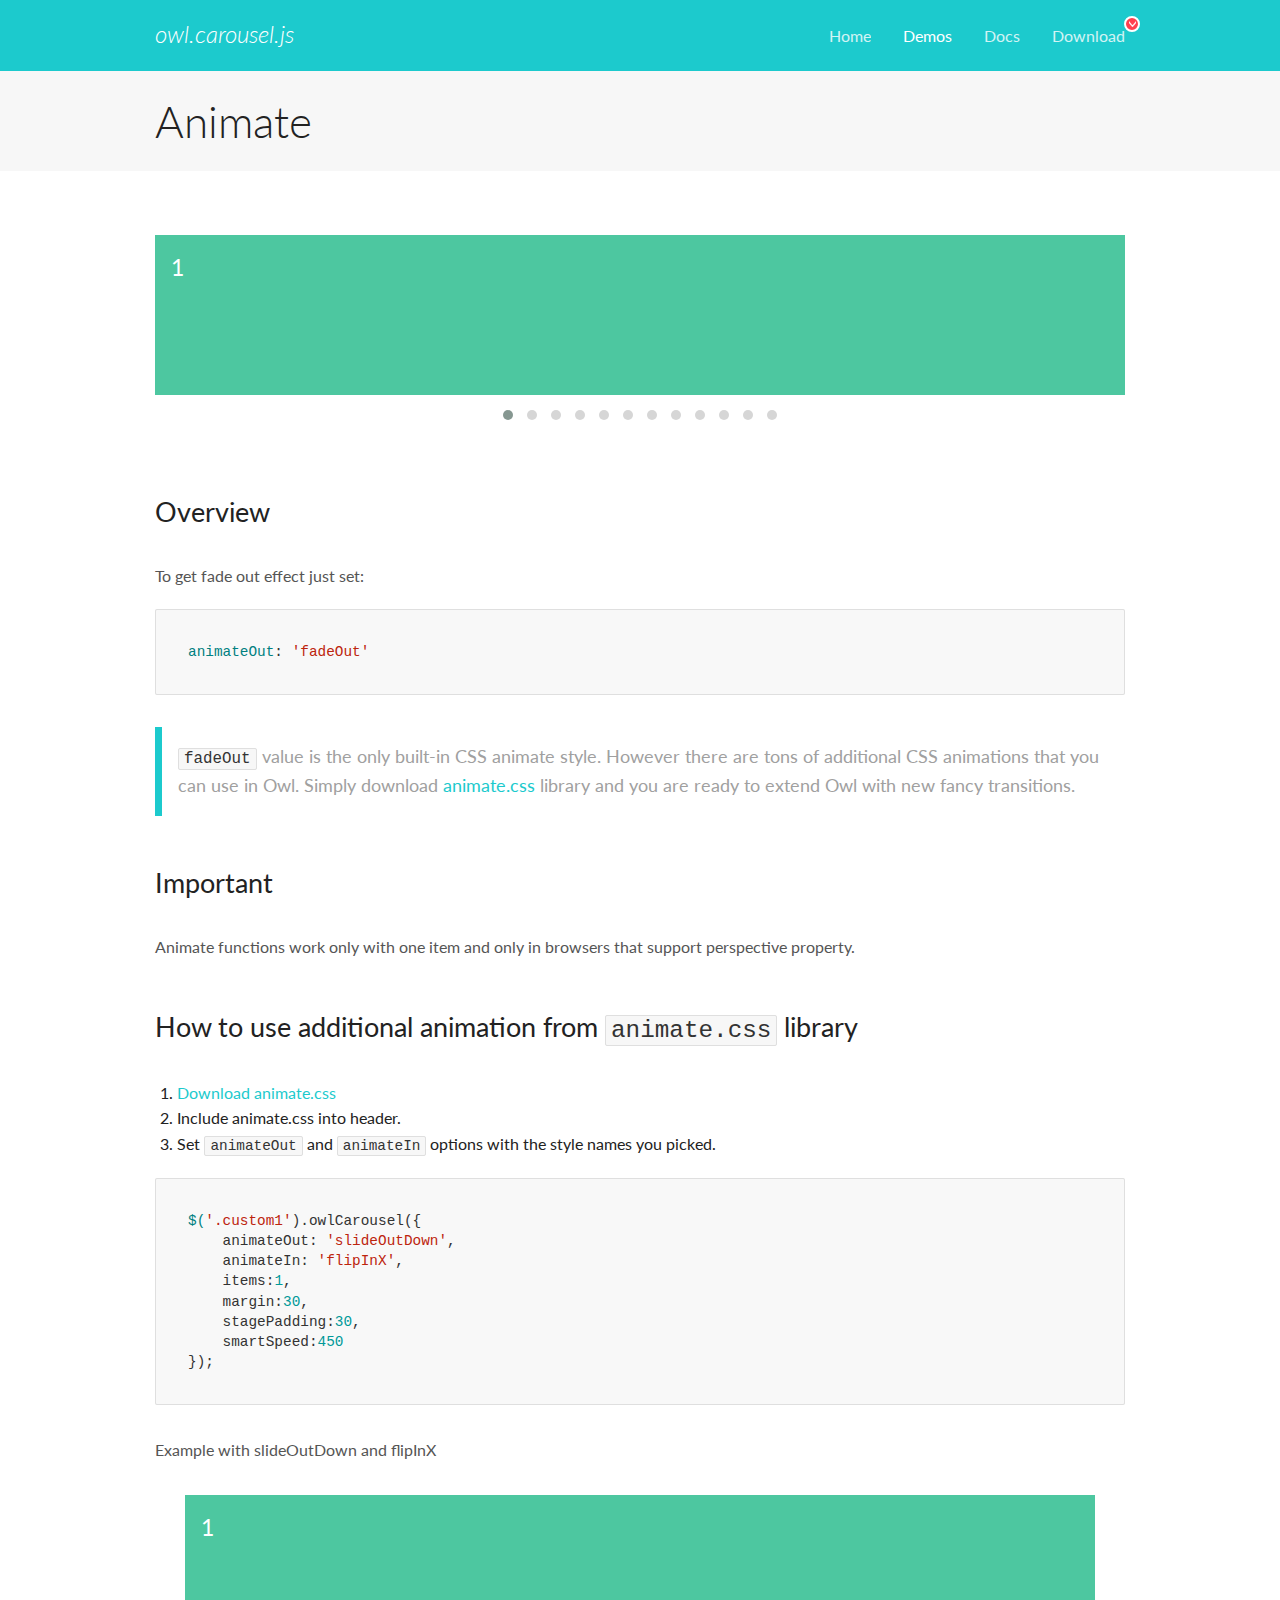
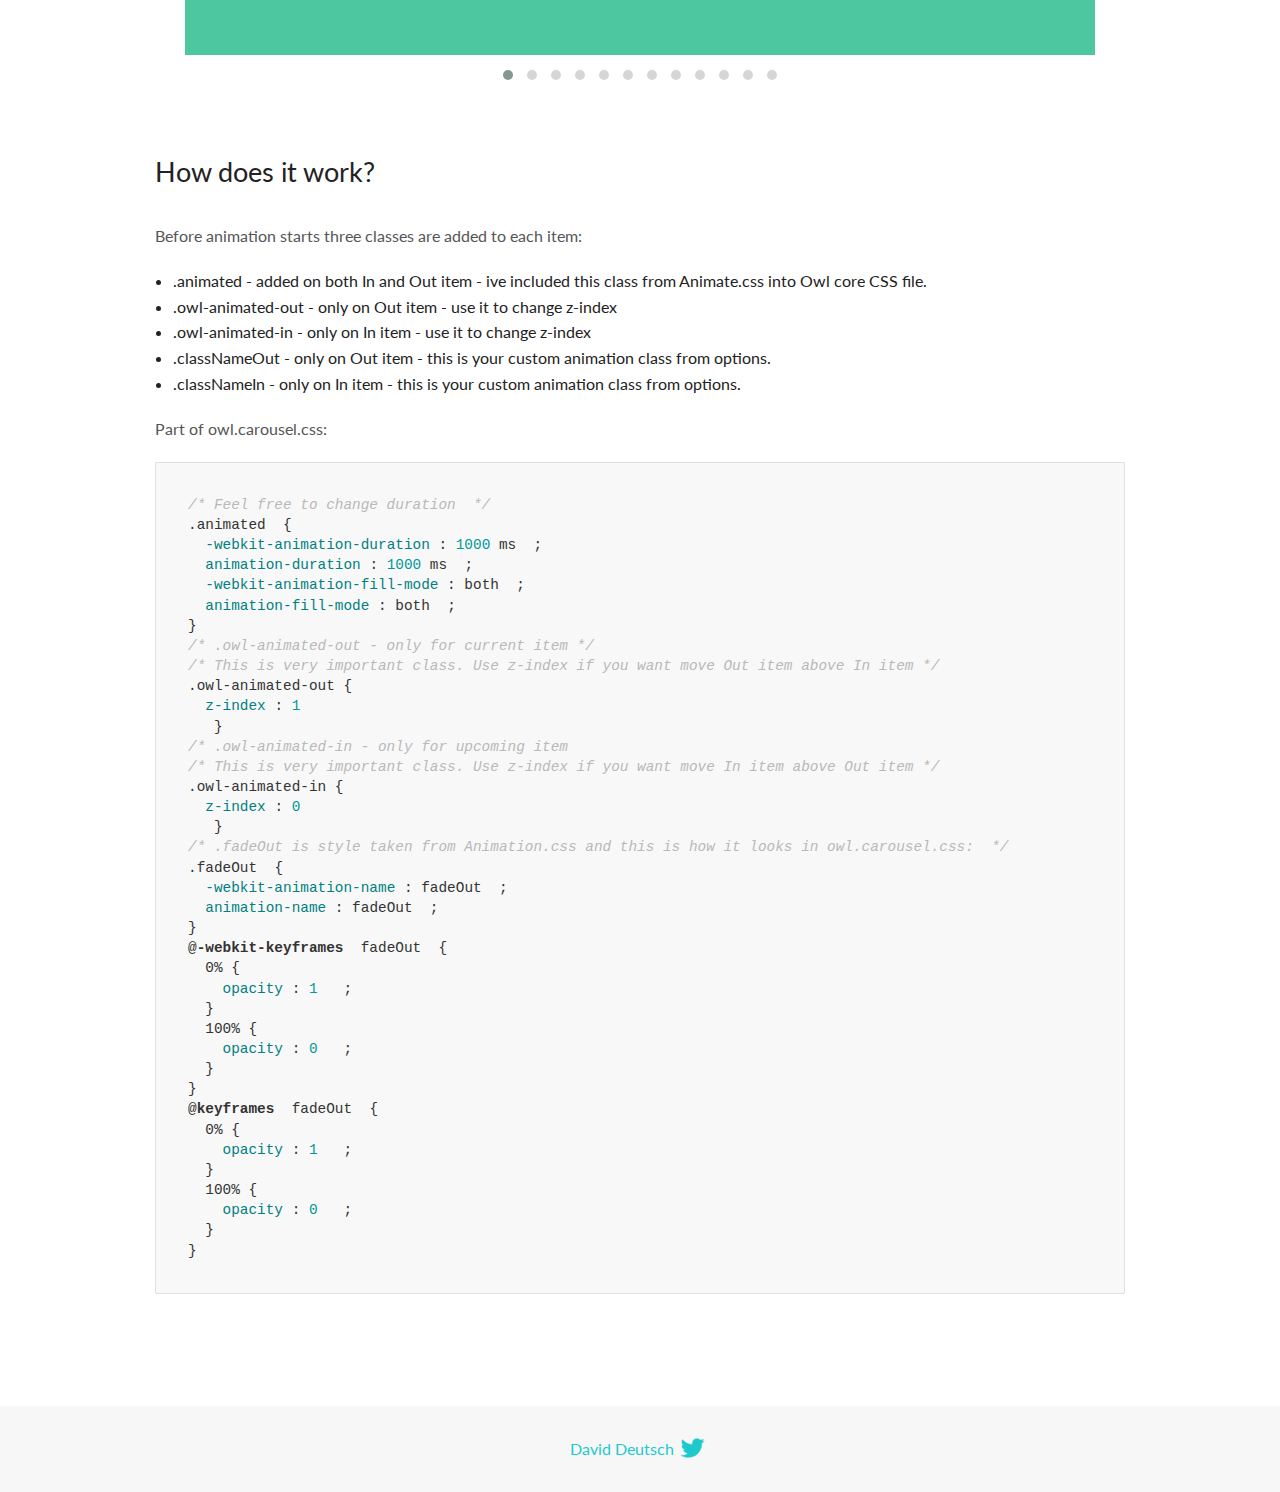
<file: bootstrap-4.6.2-dist/plugins/OwlCarousel/docs/demos/animate.html>
<!DOCTYPE html>
<html lang="en">
  <head>

    <!-- head -->
    <meta charset="utf-8">
    <meta name="msapplication-tap-highlight" content="no" />
    <meta name="viewport" content="width=device-width, initial-scale=1.0" />
    <meta name="description" content="Animate carousel">
    <meta name="author" content="David Deutsch">
    <title>
      Animate Demo | Owl Carousel | 2.3.4
    </title>

    <!-- Stylesheets -->
    <link href='https://fonts.googleapis.com/css?family=Lato:300,400,700,400italic,300italic' rel='stylesheet' type='text/css'>
    <link rel="stylesheet" href="../assets/css/docs.theme.min.css">

    <!-- Owl Stylesheets -->
    <link rel="stylesheet" href="../assets/owlcarousel/assets/owl.carousel.min.css">
    <link rel="stylesheet" href="../assets/owlcarousel/assets/owl.theme.default.min.css">

    <!-- HTML5 shim and Respond.js IE8 support of HTML5 elements and media queries -->

    <!--[if lt IE 9]>
      <script src="https://oss.maxcdn.com/libs/html5shiv/3.7.0/html5shiv.js"></script>
      <script src="https://oss.maxcdn.com/libs/respond.js/1.3.0/respond.min.js"></script>
    <![endif]-->

    <!-- Favicons -->
    <link rel="apple-touch-icon-precomposed" sizes="144x144" href="../assets/ico/apple-touch-icon-144-precomposed.png">
    <link rel="shortcut icon" href="../assets/ico/favicon.png">
    <link rel="shortcut icon" href="favicon.ico">

    <!-- Yeah i know js should not be in header. Its required for demos.-->

    <!-- javascript -->
    <script src="../assets/vendors/jquery.min.js"></script>
    <script src="../assets/owlcarousel/owl.carousel.js"></script>
  </head>
  <body>

    <!-- header -->
    <header class="header">
      <div class="row">
        <div class="large-12 columns">
          <div class="brand left">
            <h3>
              <a href="/OwlCarousel2/">owl.carousel.js</a> 
            </h3>
          </div>
          <a id="toggle-nav" class="right">
            <span></span> <span></span> <span></span> 
          </a> 
          <div class="nav-bar">
            <ul class="clearfix">
              <li> <a href="/OwlCarousel2/index.html">Home</a>  </li>
              <li class="active">
                <a href="/OwlCarousel2/demos/demos.html">Demos</a> 
              </li>
              <li> <a href="/OwlCarousel2/docs/started-welcome.html">Docs</a>  </li>
              <li>
                <a href="https://github.com/OwlCarousel2/OwlCarousel2/archive/2.3.4.zip">Download</a> 
                <span class="download"></span> 
              </li>
            </ul>
          </div>
        </div>
      </div>
    </header>

    <!-- title -->
    <section class="title">
      <div class="row">
        <div class="large-12 columns">
          <h1>Animate</h1>
        </div>
      </div>
    </section>

    <!--  Demos -->
    <section id="demos">
      <div class="row">
        <div class="large-12 columns">
          <div class="fadeOut owl-carousel owl-theme">
            <div class="item">
              <h4>1</h4>
            </div>
            <div class="item">
              <h4>2</h4>
            </div>
            <div class="item">
              <h4>3</h4>
            </div>
            <div class="item">
              <h4>4</h4>
            </div>
            <div class="item">
              <h4>5</h4>
            </div>
            <div class="item">
              <h4>6</h4>
            </div>
            <div class="item">
              <h4>7</h4>
            </div>
            <div class="item">
              <h4>8</h4>
            </div>
            <div class="item">
              <h4>9</h4>
            </div>
            <div class="item">
              <h4>10</h4>
            </div>
            <div class="item">
              <h4>11</h4>
            </div>
            <div class="item">
              <h4>12</h4>
            </div>
          </div>
          <h3 id="overview">Overview</h3>
          <p>To get fade out effect just set:</p>
          <pre><code>animateOut: &#39;fadeOut&#39;</code></pre>
          <blockquote>
            <p><code>fadeOut</code> value is the only built-in CSS animate style. However there are tons of additional CSS animations that you can use in Owl. Simply download
              <a href="https://daneden.github.io/animate.css/">animate.css</a>  library and you are ready to extend Owl with new fancy transitions.</p>
          </blockquote>
          <h3 id="important">Important</h3>
          <p>Animate functions work only with one item and only in browsers that support perspective property.</p>
          <h3 id="how-to-use-additional-animation-from-animate-css-library">How to use additional animation from <code>animate.css</code> library</h3>
          <ol>
            <li> <a href="https://daneden.github.io/animate.css/">Download animate.css</a>  </li>
            <li>Include animate.css into header.</li>
            <li>Set <code>animateOut</code> and <code>animateIn</code> options with the style names you picked.</li>
          </ol>
          <pre><code>$(&#39;.custom1&#39;).owlCarousel({
    animateOut: &#39;slideOutDown&#39;,
    animateIn: &#39;flipInX&#39;,
    items:1,
    margin:30,
    stagePadding:30,
    smartSpeed:450
});</code></pre>
          <p>Example with slideOutDown and flipInX</p>
          <div class="custom1 owl-carousel owl-theme">
            <div class="item">
              <h4>1</h4>
            </div>
            <div class="item">
              <h4>2</h4>
            </div>
            <div class="item">
              <h4>3</h4>
            </div>
            <div class="item">
              <h4>4</h4>
            </div>
            <div class="item">
              <h4>5</h4>
            </div>
            <div class="item">
              <h4>6</h4>
            </div>
            <div class="item">
              <h4>7</h4>
            </div>
            <div class="item">
              <h4>8</h4>
            </div>
            <div class="item">
              <h4>9</h4>
            </div>
            <div class="item">
              <h4>10</h4>
            </div>
            <div class="item">
              <h4>11</h4>
            </div>
            <div class="item">
              <h4>12</h4>
            </div>
          </div>
          <h3 id="how-does-it-work-">How does it work?</h3>
          <p>Before animation starts three classes are added to each item:</p>
          <ul>
            <li>.animated - added on both In and Out item - ive included this class from Animate.css into Owl core CSS file.</li>
            <li>.owl-animated-out - only on Out item - use it to change z-index</li>
            <li>.owl-animated-in - only on In item - use it to change z-index</li>
            <li>.classNameOut - only on Out item - this is your custom animation class from options.</li>
            <li>.classNameIn - only on In item - this is your custom animation class from options.</li>
          </ul>
          <p>Part of owl.carousel.css:</p>
          <pre><code class="language-css"><span class="comment">/* Feel free to change duration  */</span> 
<span class="class">.animated</span>  <span class="rules">{
  <span class="rule"><span class="attribute">-webkit-animation-duration</span> :<span class="value"> <span class="number">1000</span> ms</span> </span> ;
  <span class="rule"><span class="attribute">animation-duration</span> :<span class="value"> <span class="number">1000</span> ms</span> </span> ;
  <span class="rule"><span class="attribute">-webkit-animation-fill-mode</span> :<span class="value"> both</span> </span> ;
  <span class="rule"><span class="attribute">animation-fill-mode</span> :<span class="value"> both</span> </span> ;
<span class="rule">}</span> </span> 
<span class="comment">/* .owl-animated-out - only for current item */</span> 
<span class="comment">/* This is very important class. Use z-index if you want move Out item above In item */</span> 
<span class="class">.owl-animated-out</span> <span class="rules">{
  <span class="rule"><span class="attribute">z-index</span> :<span class="value"> <span class="number">1</span> 
</span> </span> </span> }
<span class="comment">/* .owl-animated-in - only for upcoming item
/* This is very important class. Use z-index if you want move In item above Out item */</span> 
<span class="class">.owl-animated-in</span> <span class="rules">{
  <span class="rule"><span class="attribute">z-index</span> :<span class="value"> <span class="number">0</span> 
</span> </span> </span> }
<span class="comment">/* .fadeOut is style taken from Animation.css and this is how it looks in owl.carousel.css:  */</span> 
<span class="class">.fadeOut</span>  <span class="rules">{
  <span class="rule"><span class="attribute">-webkit-animation-name</span> :<span class="value"> fadeOut</span> </span> ;
  <span class="rule"><span class="attribute">animation-name</span> :<span class="value"> fadeOut</span> </span> ;
<span class="rule">}</span> </span> 
<span class="at_rule">@<span class="keyword">-webkit-keyframes</span>  fadeOut </span> {
  0% <span class="rules">{
    <span class="rule"><span class="attribute">opacity</span> :<span class="value"> <span class="number">1</span> </span> </span> ;
  <span class="rule">}</span> </span> 
  100% <span class="rules">{
    <span class="rule"><span class="attribute">opacity</span> :<span class="value"> <span class="number">0</span> </span> </span> ;
  <span class="rule">}</span> </span> 
}
<span class="at_rule">@<span class="keyword">keyframes</span>  fadeOut </span> {
  0% <span class="rules">{
    <span class="rule"><span class="attribute">opacity</span> :<span class="value"> <span class="number">1</span> </span> </span> ;
  <span class="rule">}</span> </span> 
  100% <span class="rules">{
    <span class="rule"><span class="attribute">opacity</span> :<span class="value"> <span class="number">0</span> </span> </span> ;
  <span class="rule">}</span> </span> 
}</code></pre>
          <link rel="stylesheet" href="../assets/css/animate.css">
          <script>
            jQuery(document).ready(function($) {
              $('.fadeOut').owlCarousel({
                items: 1,
                animateOut: 'fadeOut',
                loop: true,
                margin: 10,
              });
              $('.custom1').owlCarousel({
                animateOut: 'slideOutDown',
                animateIn: 'flipInX',
                items: 1,
                margin: 30,
                stagePadding: 30,
                smartSpeed: 450
              });
            });
          </script>
        </div>
      </div>
    </section>

    <!-- footer -->
    <footer class="footer">
      <div class="row">
        <div class="large-12 columns">
          <h5>
            <a href="/OwlCarousel2/docs/support-contact.html">David Deutsch</a> 
            <a id="custom-tweet-button" href="https://twitter.com/share?url=https://github.com/OwlCarousel2/OwlCarousel2&text=Owl Carousel - This is so awesome! " target="_blank"></a> 
          </h5>
        </div>
      </div>
    </footer>

    <!-- vendors -->
    <script src="../assets/vendors/highlight.js"></script>
    <script src="../assets/js/app.js"></script>
  </body>
</html>
</file>
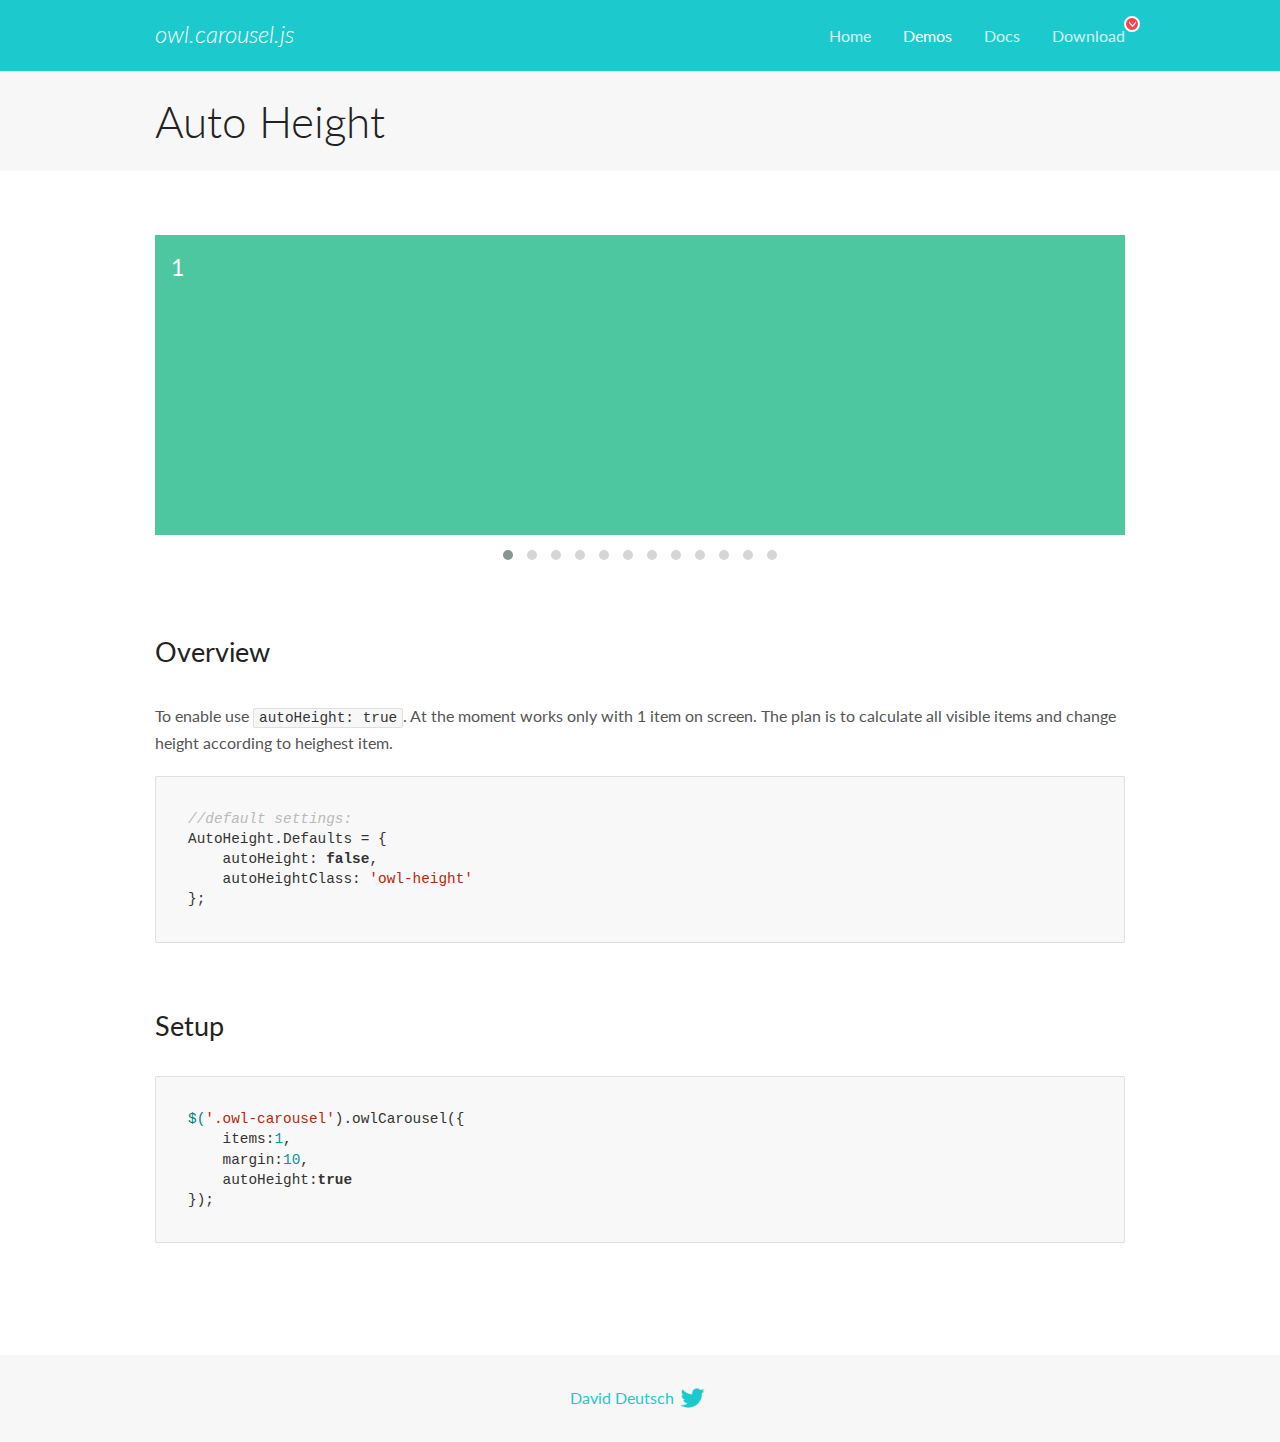
<file: bootstrap-4.6.2-dist/plugins/OwlCarousel/docs/demos/autoheight.html>
<!DOCTYPE html>
<html lang="en">
  <head>

    <!-- head -->
    <meta charset="utf-8">
    <meta name="msapplication-tap-highlight" content="no" />
    <meta name="viewport" content="width=device-width, initial-scale=1.0" />
    <meta name="description" content="autoHeight usage demo">
    <meta name="author" content="David Deutsch">
    <title>
      Auto Height Demo | Owl Carousel | 2.3.4
    </title>

    <!-- Stylesheets -->
    <link href='https://fonts.googleapis.com/css?family=Lato:300,400,700,400italic,300italic' rel='stylesheet' type='text/css'>
    <link rel="stylesheet" href="../assets/css/docs.theme.min.css">

    <!-- Owl Stylesheets -->
    <link rel="stylesheet" href="../assets/owlcarousel/assets/owl.carousel.min.css">
    <link rel="stylesheet" href="../assets/owlcarousel/assets/owl.theme.default.min.css">

    <!-- HTML5 shim and Respond.js IE8 support of HTML5 elements and media queries -->

    <!--[if lt IE 9]>
      <script src="https://oss.maxcdn.com/libs/html5shiv/3.7.0/html5shiv.js"></script>
      <script src="https://oss.maxcdn.com/libs/respond.js/1.3.0/respond.min.js"></script>
    <![endif]-->

    <!-- Favicons -->
    <link rel="apple-touch-icon-precomposed" sizes="144x144" href="../assets/ico/apple-touch-icon-144-precomposed.png">
    <link rel="shortcut icon" href="../assets/ico/favicon.png">
    <link rel="shortcut icon" href="favicon.ico">

    <!-- Yeah i know js should not be in header. Its required for demos.-->

    <!-- javascript -->
    <script src="../assets/vendors/jquery.min.js"></script>
    <script src="../assets/owlcarousel/owl.carousel.js"></script>
  </head>
  <body>

    <!-- header -->
    <header class="header">
      <div class="row">
        <div class="large-12 columns">
          <div class="brand left">
            <h3>
              <a href="/OwlCarousel2/">owl.carousel.js</a> 
            </h3>
          </div>
          <a id="toggle-nav" class="right">
            <span></span> <span></span> <span></span> 
          </a> 
          <div class="nav-bar">
            <ul class="clearfix">
              <li> <a href="/OwlCarousel2/index.html">Home</a>  </li>
              <li class="active">
                <a href="/OwlCarousel2/demos/demos.html">Demos</a> 
              </li>
              <li> <a href="/OwlCarousel2/docs/started-welcome.html">Docs</a>  </li>
              <li>
                <a href="https://github.com/OwlCarousel2/OwlCarousel2/archive/2.3.4.zip">Download</a> 
                <span class="download"></span> 
              </li>
            </ul>
          </div>
        </div>
      </div>
    </header>

    <!-- title -->
    <section class="title">
      <div class="row">
        <div class="large-12 columns">
          <h1>Auto Height</h1>
        </div>
      </div>
    </section>

    <!--  Demos -->
    <section id="demos">
      <div class="row">
        <div class="large-12 columns">
          <div class="owl-carousel owl-theme">
            <div class="item" style="height:300px">
              <h4>1</h4>
            </div>
            <div class="item" style="height:100px">
              <h4>2</h4>
            </div>
            <div class="item" style="height:500px">
              <h4>3</h4>
            </div>
            <div class="item" style="height:250px">
              <h4>4</h4>
            </div>
            <div class="item" style="height:400px">
              <h4>5</h4>
            </div>
            <div class="item" style="height:500px">
              <h4>6</h4>
            </div>
            <div class="item" style="height:600px">
              <h4>7</h4>
            </div>
            <div class="item" style="height:400px">
              <h4>8</h4>
            </div>
            <div class="item" style="height:300px">
              <h4>9</h4>
            </div>
            <div class="item" style="height:350px">
              <h4>10</h4>
            </div>
            <div class="item" style="height:200px">
              <h4>11</h4>
            </div>
            <div class="item" style="height:150px">
              <h4>12</h4>
            </div>
          </div>
          <h3 id="overview">Overview</h3>
          <p>To enable use <code>autoHeight: true</code>. At the moment works only with 1 item on screen. The plan is to calculate all visible items and change height according to heighest item.</p>
          <pre><code>//default settings:
AutoHeight.Defaults = {
    autoHeight: false,
    autoHeightClass: &#39;owl-height&#39;
};</code></pre>
          <h3 id="setup">Setup</h3>
          <pre><code>$(&#39;.owl-carousel&#39;).owlCarousel({
    items:1,
    margin:10,
    autoHeight:true
});</code></pre>
          <script>
            $(document).ready(function() {
              $('.owl-carousel').owlCarousel({
                items: 1,
                margin: 10,
                autoHeight: true
              });
            })
          </script>
        </div>
      </div>
    </section>

    <!-- footer -->
    <footer class="footer">
      <div class="row">
        <div class="large-12 columns">
          <h5>
            <a href="/OwlCarousel2/docs/support-contact.html">David Deutsch</a> 
            <a id="custom-tweet-button" href="https://twitter.com/share?url=https://github.com/OwlCarousel2/OwlCarousel2&text=Owl Carousel - This is so awesome! " target="_blank"></a> 
          </h5>
        </div>
      </div>
    </footer>

    <!-- vendors -->
    <script src="../assets/vendors/highlight.js"></script>
    <script src="../assets/js/app.js"></script>
  </body>
</html>
</file>
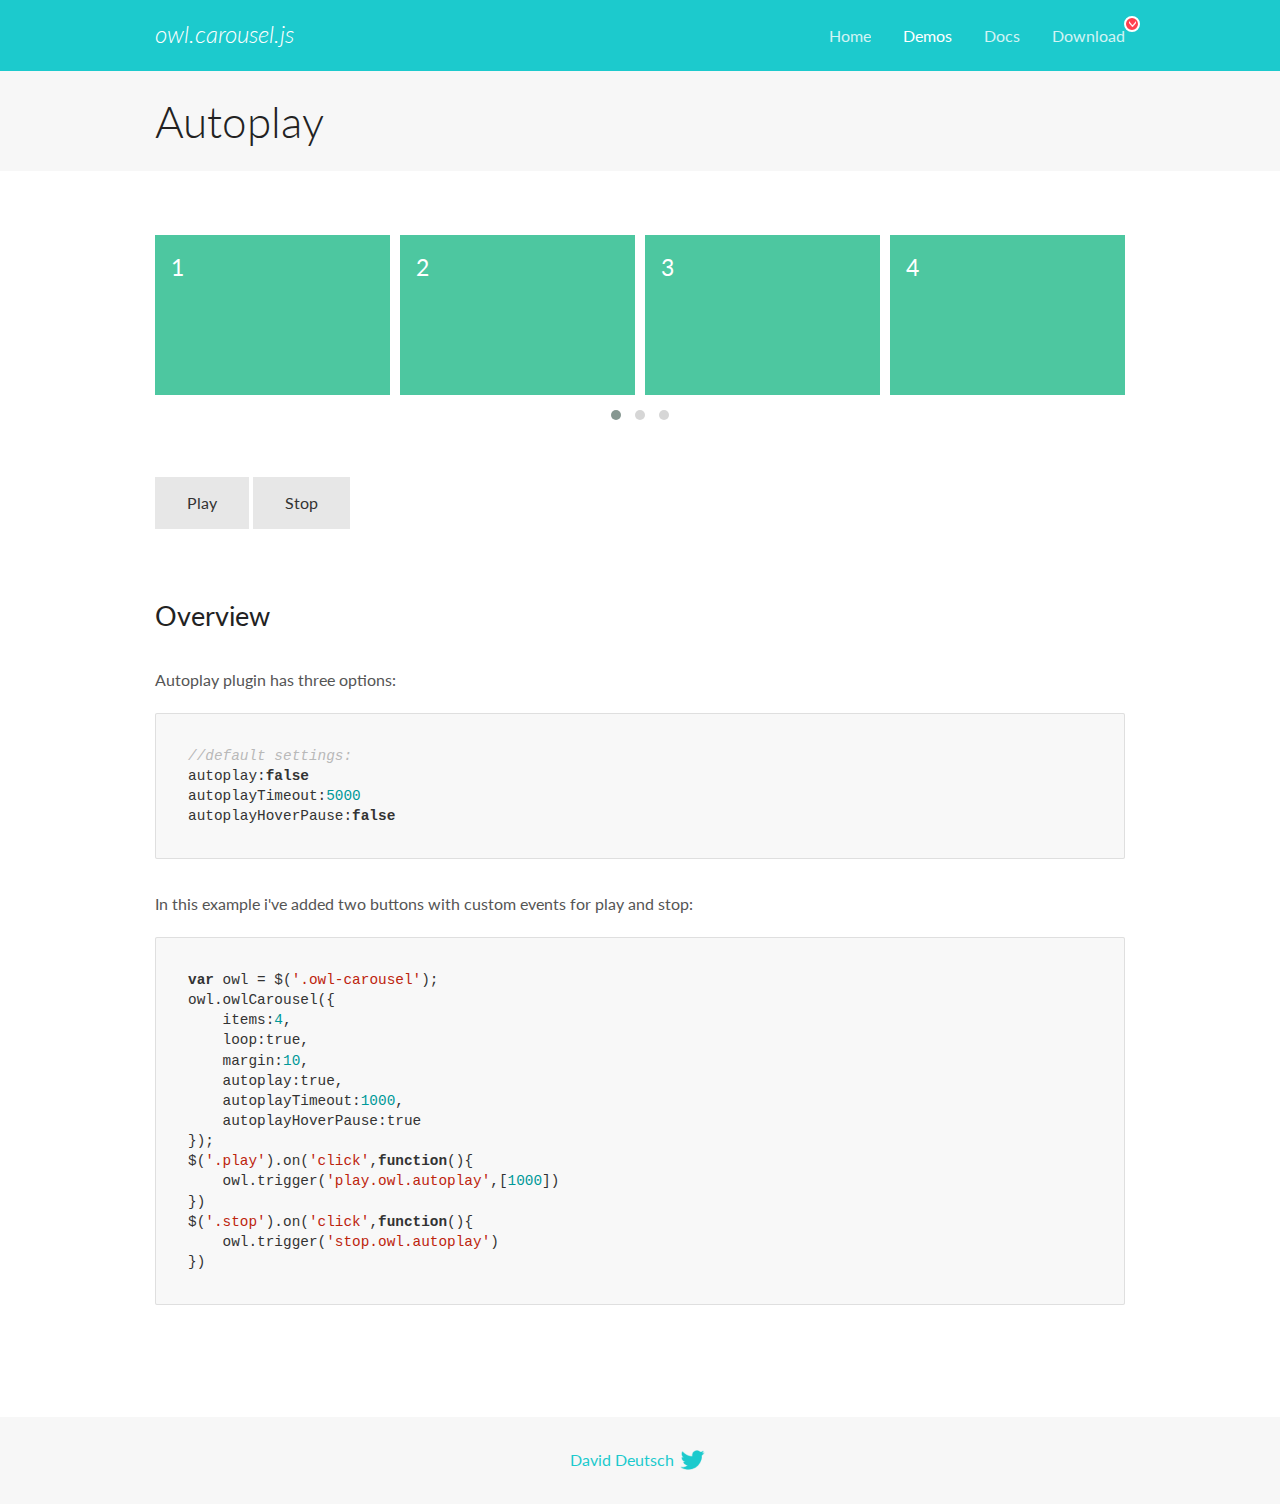
<file: bootstrap-4.6.2-dist/plugins/OwlCarousel/docs/demos/autoplay.html>
<!DOCTYPE html>
<html lang="en">
  <head>

    <!-- head -->
    <meta charset="utf-8">
    <meta name="msapplication-tap-highlight" content="no" />
    <meta name="viewport" content="width=device-width, initial-scale=1.0" />
    <meta name="description" content="Autoplay usage demo">
    <meta name="author" content="David Deutsch">
    <title>
      Autoplay Demo | Owl Carousel | 2.3.4
    </title>

    <!-- Stylesheets -->
    <link href='https://fonts.googleapis.com/css?family=Lato:300,400,700,400italic,300italic' rel='stylesheet' type='text/css'>
    <link rel="stylesheet" href="../assets/css/docs.theme.min.css">

    <!-- Owl Stylesheets -->
    <link rel="stylesheet" href="../assets/owlcarousel/assets/owl.carousel.min.css">
    <link rel="stylesheet" href="../assets/owlcarousel/assets/owl.theme.default.min.css">

    <!-- HTML5 shim and Respond.js IE8 support of HTML5 elements and media queries -->

    <!--[if lt IE 9]>
      <script src="https://oss.maxcdn.com/libs/html5shiv/3.7.0/html5shiv.js"></script>
      <script src="https://oss.maxcdn.com/libs/respond.js/1.3.0/respond.min.js"></script>
    <![endif]-->

    <!-- Favicons -->
    <link rel="apple-touch-icon-precomposed" sizes="144x144" href="../assets/ico/apple-touch-icon-144-precomposed.png">
    <link rel="shortcut icon" href="../assets/ico/favicon.png">
    <link rel="shortcut icon" href="favicon.ico">

    <!-- Yeah i know js should not be in header. Its required for demos.-->

    <!-- javascript -->
    <script src="../assets/vendors/jquery.min.js"></script>
    <script src="../assets/owlcarousel/owl.carousel.js"></script>
  </head>
  <body>

    <!-- header -->
    <header class="header">
      <div class="row">
        <div class="large-12 columns">
          <div class="brand left">
            <h3>
              <a href="/OwlCarousel2/">owl.carousel.js</a> 
            </h3>
          </div>
          <a id="toggle-nav" class="right">
            <span></span> <span></span> <span></span> 
          </a> 
          <div class="nav-bar">
            <ul class="clearfix">
              <li> <a href="/OwlCarousel2/index.html">Home</a>  </li>
              <li class="active">
                <a href="/OwlCarousel2/demos/demos.html">Demos</a> 
              </li>
              <li> <a href="/OwlCarousel2/docs/started-welcome.html">Docs</a>  </li>
              <li>
                <a href="https://github.com/OwlCarousel2/OwlCarousel2/archive/2.3.4.zip">Download</a> 
                <span class="download"></span> 
              </li>
            </ul>
          </div>
        </div>
      </div>
    </header>

    <!-- title -->
    <section class="title">
      <div class="row">
        <div class="large-12 columns">
          <h1>Autoplay</h1>
        </div>
      </div>
    </section>

    <!--  Demos -->
    <section id="demos">
      <div class="row">
        <div class="large-12 columns">
          <div class="owl-carousel owl-theme">
            <div class="item">
              <h4>1</h4>
            </div>
            <div class="item">
              <h4>2</h4>
            </div>
            <div class="item">
              <h4>3</h4>
            </div>
            <div class="item">
              <h4>4</h4>
            </div>
            <div class="item">
              <h4>5</h4>
            </div>
            <div class="item">
              <h4>6</h4>
            </div>
            <div class="item">
              <h4>7</h4>
            </div>
            <div class="item">
              <h4>8</h4>
            </div>
            <div class="item">
              <h4>9</h4>
            </div>
            <div class="item">
              <h4>10</h4>
            </div>
            <div class="item">
              <h4>11</h4>
            </div>
            <div class="item">
              <h4>12</h4>
            </div>
          </div>
          <a class="button secondary play">Play</a> 
          <a class="button secondary stop">Stop</a> 
          <h3 id="overview">Overview</h3>
          <p>Autoplay plugin has three options:</p>
          <pre><code>//default settings:
autoplay:false
autoplayTimeout:5000
autoplayHoverPause:false</code></pre>
          <p>In this example i&#39;ve added two buttons with custom events for play and stop:</p>
          <pre><code>var owl = $(&#39;.owl-carousel&#39;);
owl.owlCarousel({
    items:4,
    loop:true,
    margin:10,
    autoplay:true,
    autoplayTimeout:1000,
    autoplayHoverPause:true
});
$(&#39;.play&#39;).on(&#39;click&#39;,function(){
    owl.trigger(&#39;play.owl.autoplay&#39;,[1000])
})
$(&#39;.stop&#39;).on(&#39;click&#39;,function(){
    owl.trigger(&#39;stop.owl.autoplay&#39;)
})</code></pre>
          <script>
            $(document).ready(function() {
              var owl = $('.owl-carousel');
              owl.owlCarousel({
                items: 4,
                loop: true,
                margin: 10,
                autoplay: true,
                autoplayTimeout: 1000,
                autoplayHoverPause: true
              });
              $('.play').on('click', function() {
                owl.trigger('play.owl.autoplay', [1000])
              })
              $('.stop').on('click', function() {
                owl.trigger('stop.owl.autoplay')
              })
            })
          </script>
        </div>
      </div>
    </section>

    <!-- footer -->
    <footer class="footer">
      <div class="row">
        <div class="large-12 columns">
          <h5>
            <a href="/OwlCarousel2/docs/support-contact.html">David Deutsch</a> 
            <a id="custom-tweet-button" href="https://twitter.com/share?url=https://github.com/OwlCarousel2/OwlCarousel2&text=Owl Carousel - This is so awesome! " target="_blank"></a> 
          </h5>
        </div>
      </div>
    </footer>

    <!-- vendors -->
    <script src="../assets/vendors/highlight.js"></script>
    <script src="../assets/js/app.js"></script>
  </body>
</html>
</file>
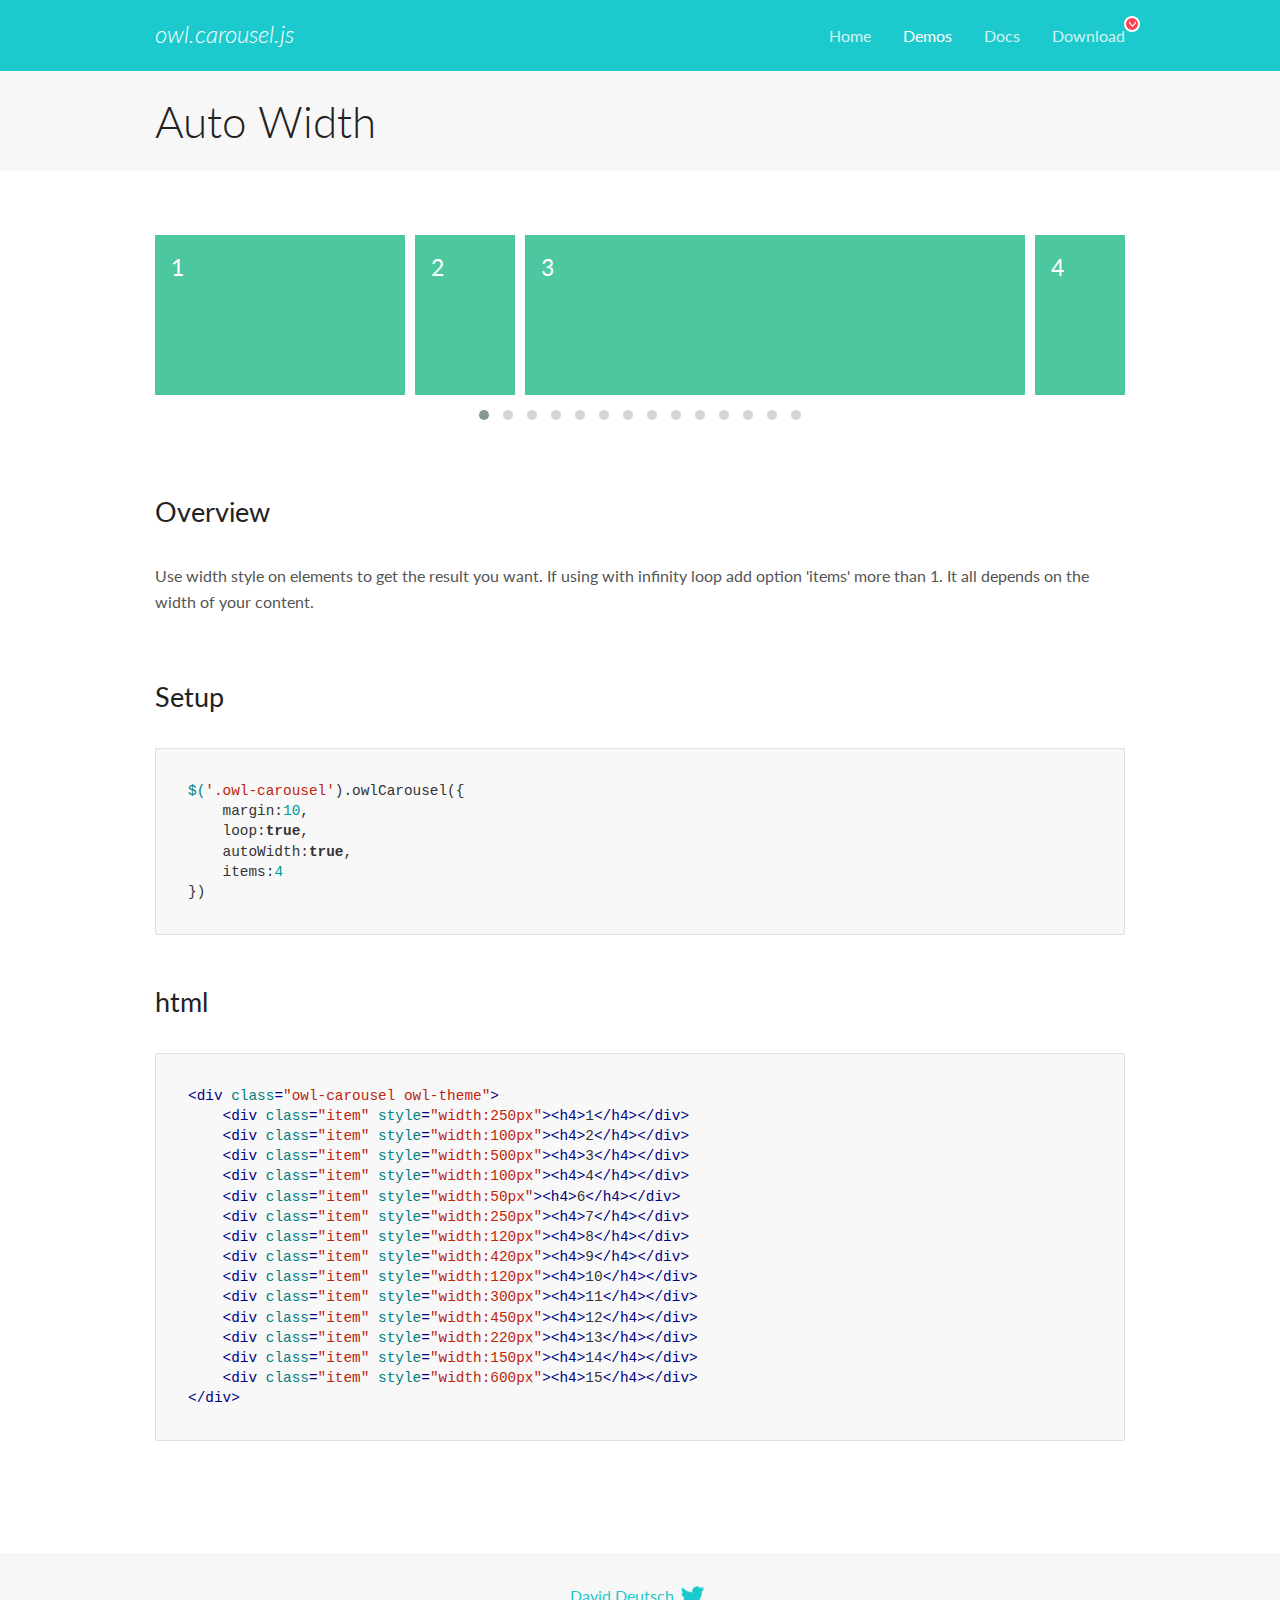
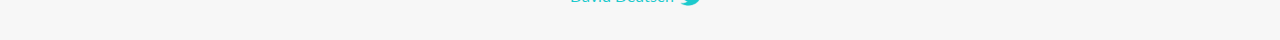
<file: bootstrap-4.6.2-dist/plugins/OwlCarousel/docs/demos/autowidth.html>
<!DOCTYPE html>
<html lang="en">
  <head>

    <!-- head -->
    <meta charset="utf-8">
    <meta name="msapplication-tap-highlight" content="no" />
    <meta name="viewport" content="width=device-width, initial-scale=1.0" />
    <meta name="description" content="Auto Width">
    <meta name="author" content="David Deutsch">
    <title>
      Auto Width Demo | Owl Carousel | 2.3.4
    </title>

    <!-- Stylesheets -->
    <link href='https://fonts.googleapis.com/css?family=Lato:300,400,700,400italic,300italic' rel='stylesheet' type='text/css'>
    <link rel="stylesheet" href="../assets/css/docs.theme.min.css">

    <!-- Owl Stylesheets -->
    <link rel="stylesheet" href="../assets/owlcarousel/assets/owl.carousel.min.css">
    <link rel="stylesheet" href="../assets/owlcarousel/assets/owl.theme.default.min.css">

    <!-- HTML5 shim and Respond.js IE8 support of HTML5 elements and media queries -->

    <!--[if lt IE 9]>
      <script src="https://oss.maxcdn.com/libs/html5shiv/3.7.0/html5shiv.js"></script>
      <script src="https://oss.maxcdn.com/libs/respond.js/1.3.0/respond.min.js"></script>
    <![endif]-->

    <!-- Favicons -->
    <link rel="apple-touch-icon-precomposed" sizes="144x144" href="../assets/ico/apple-touch-icon-144-precomposed.png">
    <link rel="shortcut icon" href="../assets/ico/favicon.png">
    <link rel="shortcut icon" href="favicon.ico">

    <!-- Yeah i know js should not be in header. Its required for demos.-->

    <!-- javascript -->
    <script src="../assets/vendors/jquery.min.js"></script>
    <script src="../assets/owlcarousel/owl.carousel.js"></script>
  </head>
  <body>

    <!-- header -->
    <header class="header">
      <div class="row">
        <div class="large-12 columns">
          <div class="brand left">
            <h3>
              <a href="/OwlCarousel2/">owl.carousel.js</a> 
            </h3>
          </div>
          <a id="toggle-nav" class="right">
            <span></span> <span></span> <span></span> 
          </a> 
          <div class="nav-bar">
            <ul class="clearfix">
              <li> <a href="/OwlCarousel2/index.html">Home</a>  </li>
              <li class="active">
                <a href="/OwlCarousel2/demos/demos.html">Demos</a> 
              </li>
              <li> <a href="/OwlCarousel2/docs/started-welcome.html">Docs</a>  </li>
              <li>
                <a href="https://github.com/OwlCarousel2/OwlCarousel2/archive/2.3.4.zip">Download</a> 
                <span class="download"></span> 
              </li>
            </ul>
          </div>
        </div>
      </div>
    </header>

    <!-- title -->
    <section class="title">
      <div class="row">
        <div class="large-12 columns">
          <h1>Auto Width</h1>
        </div>
      </div>
    </section>

    <!--  Demos -->
    <section id="demos">
      <div class="row">
        <div class="large-12 columns">
          <div class="owl-carousel owl-theme">
            <div class="item" style="width:250px">
              <h4>1</h4>
            </div>
            <div class="item" style="width:100px">
              <h4>2</h4>
            </div>
            <div class="item" style="width:500px">
              <h4>3</h4>
            </div>
            <div class="item" style="width:100px">
              <h4>4</h4>
            </div>
            <div class="item" style="width:50px">
              <h4>6</h4>
            </div>
            <div class="item" style="width:250px">
              <h4>7</h4>
            </div>
            <div class="item" style="width:120px">
              <h4>8</h4>
            </div>
            <div class="item" style="width:420px">
              <h4>9</h4>
            </div>
            <div class="item" style="width:120px">
              <h4>10</h4>
            </div>
            <div class="item" style="width:300px">
              <h4>11</h4>
            </div>
            <div class="item" style="width:450px">
              <h4>12</h4>
            </div>
            <div class="item" style="width:220px">
              <h4>13</h4>
            </div>
            <div class="item" style="width:150px">
              <h4>14</h4>
            </div>
            <div class="item" style="width:600px">
              <h4>15</h4>
            </div>
          </div>
          <h3 id="overview">Overview</h3>
          <p>Use width style on elements to get the result you want. If using with infinity loop add option &#39;items&#39; more than 1. It all depends on the width of your content.</p>
          <h3 id="setup">Setup</h3>
          <pre><code>$(&#39;.owl-carousel&#39;).owlCarousel({
    margin:10,
    loop:true,
    autoWidth:true,
    items:4
})</code></pre>
          <h3 id="html">html</h3>
          <pre><code>&lt;div class=&quot;owl-carousel owl-theme&quot;&gt;
    &lt;div class=&quot;item&quot; style=&quot;width:250px&quot;&gt;&lt;h4&gt;1&lt;/h4&gt;&lt;/div&gt;
    &lt;div class=&quot;item&quot; style=&quot;width:100px&quot;&gt;&lt;h4&gt;2&lt;/h4&gt;&lt;/div&gt;
    &lt;div class=&quot;item&quot; style=&quot;width:500px&quot;&gt;&lt;h4&gt;3&lt;/h4&gt;&lt;/div&gt;
    &lt;div class=&quot;item&quot; style=&quot;width:100px&quot;&gt;&lt;h4&gt;4&lt;/h4&gt;&lt;/div&gt;
    &lt;div class=&quot;item&quot; style=&quot;width:50px&quot;&gt;&lt;h4&gt;6&lt;/h4&gt;&lt;/div&gt;
    &lt;div class=&quot;item&quot; style=&quot;width:250px&quot;&gt;&lt;h4&gt;7&lt;/h4&gt;&lt;/div&gt;
    &lt;div class=&quot;item&quot; style=&quot;width:120px&quot;&gt;&lt;h4&gt;8&lt;/h4&gt;&lt;/div&gt;
    &lt;div class=&quot;item&quot; style=&quot;width:420px&quot;&gt;&lt;h4&gt;9&lt;/h4&gt;&lt;/div&gt;
    &lt;div class=&quot;item&quot; style=&quot;width:120px&quot;&gt;&lt;h4&gt;10&lt;/h4&gt;&lt;/div&gt;
    &lt;div class=&quot;item&quot; style=&quot;width:300px&quot;&gt;&lt;h4&gt;11&lt;/h4&gt;&lt;/div&gt;
    &lt;div class=&quot;item&quot; style=&quot;width:450px&quot;&gt;&lt;h4&gt;12&lt;/h4&gt;&lt;/div&gt;
    &lt;div class=&quot;item&quot; style=&quot;width:220px&quot;&gt;&lt;h4&gt;13&lt;/h4&gt;&lt;/div&gt;
    &lt;div class=&quot;item&quot; style=&quot;width:150px&quot;&gt;&lt;h4&gt;14&lt;/h4&gt;&lt;/div&gt;
    &lt;div class=&quot;item&quot; style=&quot;width:600px&quot;&gt;&lt;h4&gt;15&lt;/h4&gt;&lt;/div&gt;
&lt;/div&gt;</code></pre>
          <script>
            $(document).ready(function() {
              $('.owl-carousel').owlCarousel({
                margin: 10,
                loop: true,
                autoWidth: true,
                items: 4
              })
            })
          </script>
        </div>
      </div>
    </section>

    <!-- footer -->
    <footer class="footer">
      <div class="row">
        <div class="large-12 columns">
          <h5>
            <a href="/OwlCarousel2/docs/support-contact.html">David Deutsch</a> 
            <a id="custom-tweet-button" href="https://twitter.com/share?url=https://github.com/OwlCarousel2/OwlCarousel2&text=Owl Carousel - This is so awesome! " target="_blank"></a> 
          </h5>
        </div>
      </div>
    </footer>

    <!-- vendors -->
    <script src="../assets/vendors/highlight.js"></script>
    <script src="../assets/js/app.js"></script>
  </body>
</html>
</file>
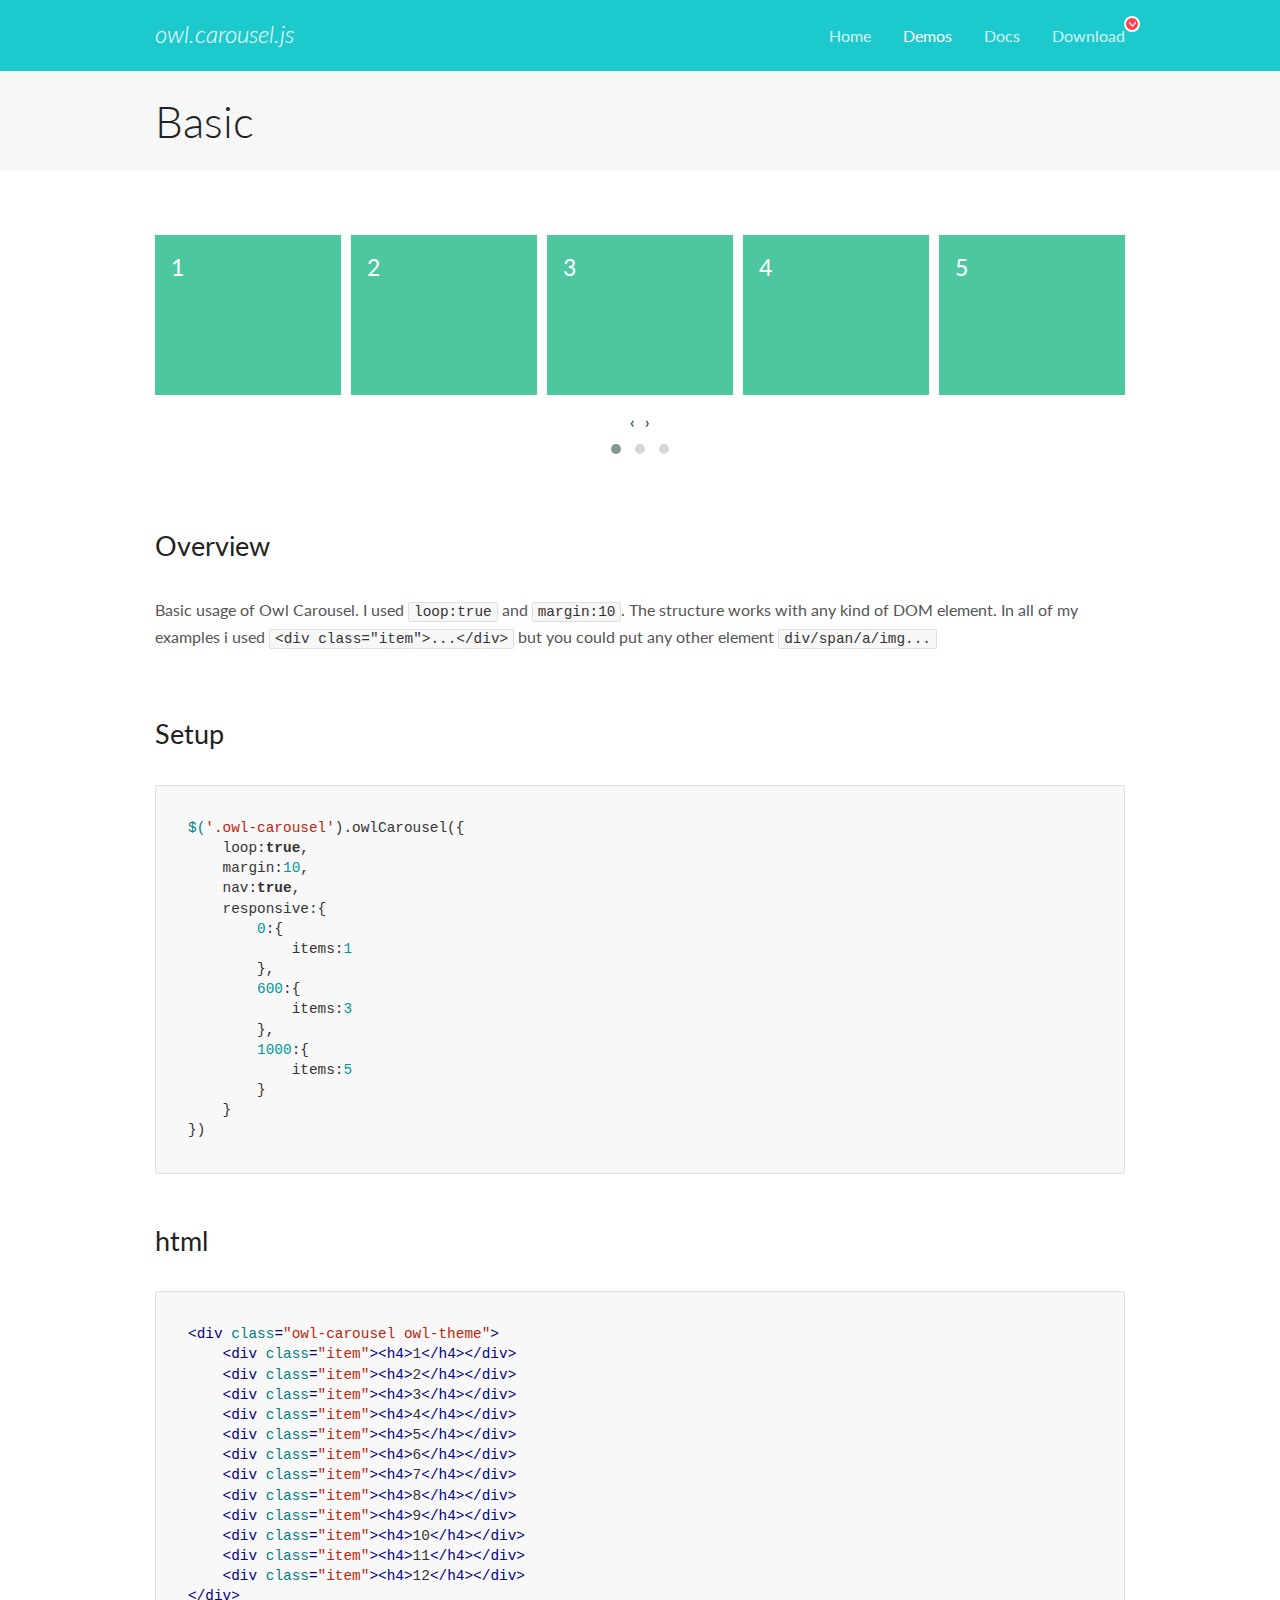
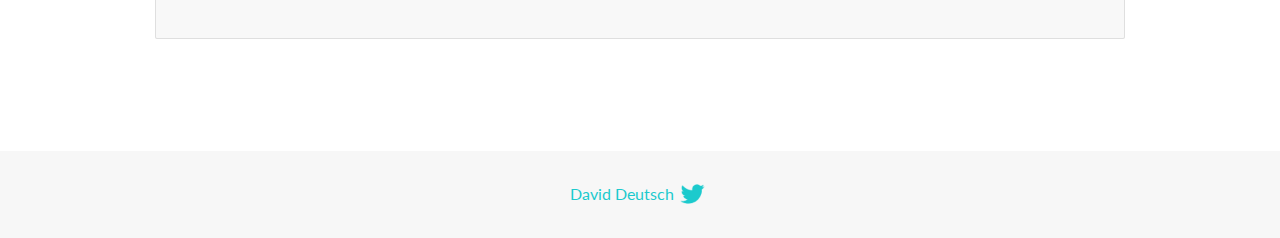
<file: bootstrap-4.6.2-dist/plugins/OwlCarousel/docs/demos/basic.html>
<!DOCTYPE html>
<html lang="en">
  <head>

    <!-- head -->
    <meta charset="utf-8">
    <meta name="msapplication-tap-highlight" content="no" />
    <meta name="viewport" content="width=device-width, initial-scale=1.0" />
    <meta name="description" content="Basic usage demo">
    <meta name="author" content="David Deutsch">
    <title>
      Basic Demo | Owl Carousel | 2.3.4
    </title>

    <!-- Stylesheets -->
    <link href='https://fonts.googleapis.com/css?family=Lato:300,400,700,400italic,300italic' rel='stylesheet' type='text/css'>
    <link rel="stylesheet" href="../assets/css/docs.theme.min.css">

    <!-- Owl Stylesheets -->
    <link rel="stylesheet" href="../assets/owlcarousel/assets/owl.carousel.min.css">
    <link rel="stylesheet" href="../assets/owlcarousel/assets/owl.theme.default.min.css">

    <!-- HTML5 shim and Respond.js IE8 support of HTML5 elements and media queries -->

    <!--[if lt IE 9]>
      <script src="https://oss.maxcdn.com/libs/html5shiv/3.7.0/html5shiv.js"></script>
      <script src="https://oss.maxcdn.com/libs/respond.js/1.3.0/respond.min.js"></script>
    <![endif]-->

    <!-- Favicons -->
    <link rel="apple-touch-icon-precomposed" sizes="144x144" href="../assets/ico/apple-touch-icon-144-precomposed.png">
    <link rel="shortcut icon" href="../assets/ico/favicon.png">
    <link rel="shortcut icon" href="favicon.ico">

    <!-- Yeah i know js should not be in header. Its required for demos.-->

    <!-- javascript -->
    <script src="../assets/vendors/jquery.min.js"></script>
    <script src="../assets/owlcarousel/owl.carousel.js"></script>
  </head>
  <body>

    <!-- header -->
    <header class="header">
      <div class="row">
        <div class="large-12 columns">
          <div class="brand left">
            <h3>
              <a href="/OwlCarousel2/">owl.carousel.js</a> 
            </h3>
          </div>
          <a id="toggle-nav" class="right">
            <span></span> <span></span> <span></span> 
          </a> 
          <div class="nav-bar">
            <ul class="clearfix">
              <li> <a href="/OwlCarousel2/index.html">Home</a>  </li>
              <li class="active">
                <a href="/OwlCarousel2/demos/demos.html">Demos</a> 
              </li>
              <li> <a href="/OwlCarousel2/docs/started-welcome.html">Docs</a>  </li>
              <li>
                <a href="https://github.com/OwlCarousel2/OwlCarousel2/archive/2.3.4.zip">Download</a> 
                <span class="download"></span> 
              </li>
            </ul>
          </div>
        </div>
      </div>
    </header>

    <!-- title -->
    <section class="title">
      <div class="row">
        <div class="large-12 columns">
          <h1>Basic</h1>
        </div>
      </div>
    </section>

    <!--  Demos -->
    <section id="demos">
      <div class="row">
        <div class="large-12 columns">
          <div class="owl-carousel owl-theme">
            <div class="item">
              <h4>1</h4>
            </div>
            <div class="item">
              <h4>2</h4>
            </div>
            <div class="item">
              <h4>3</h4>
            </div>
            <div class="item">
              <h4>4</h4>
            </div>
            <div class="item">
              <h4>5</h4>
            </div>
            <div class="item">
              <h4>6</h4>
            </div>
            <div class="item">
              <h4>7</h4>
            </div>
            <div class="item">
              <h4>8</h4>
            </div>
            <div class="item">
              <h4>9</h4>
            </div>
            <div class="item">
              <h4>10</h4>
            </div>
            <div class="item">
              <h4>11</h4>
            </div>
            <div class="item">
              <h4>12</h4>
            </div>
          </div>
          <h3 id="overview">Overview</h3>
          <p>Basic usage of Owl Carousel. I used <code>loop:true</code> and <code>margin:10</code>. The structure works with any kind of DOM element. In all of my examples i used <code>&lt;div class=&quot;item&quot;&gt;...&lt;/div&gt;</code> but you could
            put any other element <code>div/span/a/img...</code></p>
          <h3 id="setup">Setup</h3>
          <pre><code>$(&#39;.owl-carousel&#39;).owlCarousel({
    loop:true,
    margin:10,
    nav:true,
    responsive:{
        0:{
            items:1
        },
        600:{
            items:3
        },
        1000:{
            items:5
        }
    }
})</code></pre>
          <h3 id="html">html</h3>
          <pre><code>&lt;div class=&quot;owl-carousel owl-theme&quot;&gt;
    &lt;div class=&quot;item&quot;&gt;&lt;h4&gt;1&lt;/h4&gt;&lt;/div&gt;
    &lt;div class=&quot;item&quot;&gt;&lt;h4&gt;2&lt;/h4&gt;&lt;/div&gt;
    &lt;div class=&quot;item&quot;&gt;&lt;h4&gt;3&lt;/h4&gt;&lt;/div&gt;
    &lt;div class=&quot;item&quot;&gt;&lt;h4&gt;4&lt;/h4&gt;&lt;/div&gt;
    &lt;div class=&quot;item&quot;&gt;&lt;h4&gt;5&lt;/h4&gt;&lt;/div&gt;
    &lt;div class=&quot;item&quot;&gt;&lt;h4&gt;6&lt;/h4&gt;&lt;/div&gt;
    &lt;div class=&quot;item&quot;&gt;&lt;h4&gt;7&lt;/h4&gt;&lt;/div&gt;
    &lt;div class=&quot;item&quot;&gt;&lt;h4&gt;8&lt;/h4&gt;&lt;/div&gt;
    &lt;div class=&quot;item&quot;&gt;&lt;h4&gt;9&lt;/h4&gt;&lt;/div&gt;
    &lt;div class=&quot;item&quot;&gt;&lt;h4&gt;10&lt;/h4&gt;&lt;/div&gt;
    &lt;div class=&quot;item&quot;&gt;&lt;h4&gt;11&lt;/h4&gt;&lt;/div&gt;
    &lt;div class=&quot;item&quot;&gt;&lt;h4&gt;12&lt;/h4&gt;&lt;/div&gt;
&lt;/div&gt;</code></pre>
          <script>
            $(document).ready(function() {
              var owl = $('.owl-carousel');
              owl.owlCarousel({
                margin: 10,
                nav: true,
                loop: true,
                responsive: {
                  0: {
                    items: 1
                  },
                  600: {
                    items: 3
                  },
                  1000: {
                    items: 5
                  }
                }
              })
            })
          </script>
        </div>
      </div>
    </section>

    <!-- footer -->
    <footer class="footer">
      <div class="row">
        <div class="large-12 columns">
          <h5>
            <a href="/OwlCarousel2/docs/support-contact.html">David Deutsch</a> 
            <a id="custom-tweet-button" href="https://twitter.com/share?url=https://github.com/OwlCarousel2/OwlCarousel2&text=Owl Carousel - This is so awesome! " target="_blank"></a> 
          </h5>
        </div>
      </div>
    </footer>

    <!-- vendors -->
    <script src="../assets/vendors/highlight.js"></script>
    <script src="../assets/js/app.js"></script>
  </body>
</html>
</file>
<file: bootstrap-4.6.2-dist/css/style.css>
*{
    margin: 0;
    padding: 0;
    box-sizing: border-box;
}
body {
    font-family: var(--body-font);
    font-style: normal;
    font-size: 16px;
}
i::selection{
    color: yellow;
}
header{ 
    font-family: var(--body-font);
    background-color: black;
    color: white;
    position: relative;
}
header .posin{
    position: fixed;
    background-color: gray;
    top: 0px;
    right: 0px;
    width: 20%;
    height: 100%;
    bottom: 0;
}
header .box{
    align-items: center;
    padding: 10px 0;
}
header .box ul{
    margin-bottom: 0 !important;
    display: flex;
    list-style: none;
}
header .box a{
    color: white;
    align-items: center;
    justify-content: flex-end;
}
header .box a.icon1 i{
    color: rgb(241, 37, 37);
}
header .box ul li a span{
    margin: 0 10px;
}
header .box .header-right {
    justify-content: flex-end;
}
header .box a.icon i{
    font-size: 20px;
    margin-right: 4px;
}
header .header-link a{
    margin-right: 10px;
}
header .header-right .header-link{
    margin-right: 30px;
}
header .box .header-right .header-follow a i{
    margin: 0 8px;
    font-size: 16px; 
}
header .header-con .box .header-right .header-link a:hover{
    color: red;
}
header .header-con .box .header-right .header-follow i:hover{
    color: red;
}
.header-con::before {
    content: "";
    position: absolute;
    background: rgb(205, 8, 8);
    clip-path: polygon(0 0, 80% 0, 100% 100%, 0% 100%);
    width: 10%;
    top: 0;
    left: 0;
    bottom: -1px;
    z-index: 1;
}
.header-con::after {
    content: "";
    position: absolute;
    background: rgb(205, 8, 8);
    clip-path: polygon(20% 1%, 100% 0, 100% 100%, 0% 100%);
    width: 10%;
    top: 0;
    right: 0;
    bottom: -1px;
    z-index: 1;
}
.menu{
    padding: 5px 0;
    font-family: var(--body-font);
}
.menu .thang .nav-thon{
    display: none;
}
.menu .nav-logo img{
    width: 90%;
    margin-left: 20px;
}
.menu .nav-menu a{
    font-weight: bold;
    color: black;
}
.menu .nav-right{
    align-items: center;
    justify-content: flex-end;
}
.menu .nav-right .gio{
    position: relative;
}
.menu .nav-right .gio span{
    background-color: rgb(205, 8, 8);
    padding: 1px 6px;
    border-radius: 50px;
    font-size: 10px;
    position: absolute;
    color: white;
    right: 12px;
    top: -14px;
    cursor: pointer;
}
.menu .nav-right .gio i{
    color: rgb(205, 8, 8);
    font-size: 23px;
    margin-right: 20px;
}
.menu .nav-right .gio i:hover{
    color: red;
}
.menu .nav-right .gio span:hover{
    transform: rotateZ(30deg);
    background-color: red;
}
.menu .nav-right .add-car .add i{
    font-size: 10px;
    border: 1px solid white;
    border-radius: 50%;
    padding: 4px 5px;
    margin-right: 1px;
}
.menu .nav-right .add-car .add{
    padding: 10px 12px;
    background-color: rgb(205, 8, 8);;
    border-radius: 10px;
    position: absolute;
    left: -20px;
    top: 2px;
}
.menu .nav-right .add-car{
    border: 2px solid rgb(141, 22, 22);
    border-radius: 10px;
    margin-left: 20px;
    font-weight: bold;
    color: white;
    position: relative;
    width: 142px;
    height: 52px;
    margin-right: 15px;
}
.menu .thang .dropdown-menu{
    background-color: rgb(237, 94, 94);
}
.menu .thang .dropdown-menu a.dropdown-item{
    color: white;
}
.menu .thang .dropdown-menu a.dropdown-item:hover{
    background-color: brown;
}
.menu .nav-right .add-car .add:hover{
    left: 1px;
    background-color: red;
    transition: 0.8s;
}
.menu .thang .nav-menu ul li.dropdown:hover .dropdown-menu{
    display: block;
}
.menu .thang .nav-menu ul li.dropdown:active{
    background-color: brown !important;
    border-radius: 5px;
}
.menu .thang .nav-menu ul a.big:hover{
    color: rgb(216, 82, 82);
}
.pin-menu{
    position: fixed;
    top: 0;
    right: auto;   
    left: auto;
    width: 100%;
    z-index: 15;
    animation: fadeInDown 1s forwards;
    background-color: white;
}
.menu .nav-right.tum{
    display: none;
}
@-webkit-keyframes fadeInDown {
    0% {
      opacity: 0;
      -webkit-transform: translateY(-20px);
      transform: translateY(-20px);
    }
  
    100% {
      opacity: 1;
      -webkit-transform: translateY(0);
      transform: translateY(0);

    }
}
.car .carousel-item{
    overflow: hidden;
    height: 650px;
}
.car .carousel-item img{
    width: 100%;
}
.car .carousel-item{
    position: relative;
}
.car img.oto{
    position: absolute;
    width: 50%;
    top: 50%;
    left: 50%; 
    transform: translateY(-40%);
}
.car .carousel-caption {
    position: absolute;
    top: 50%;
    left: 10%;
    z-index: 10;
    padding-top: 20px;
    padding-bottom: 20px;
    color: #fff;
    text-align: left;
    width: 50%;
    font-family: var(--body-font);
    transform: translateY(-60%);
}
.car .carousel-caption span{
    color: red;

}
.car .carousel-caption h6{
    color:red;
    font-size: 20px;
    font-weight: 700;
    margin-bottom: 15px;
}
.car .carousel-caption h1{
    font-size: 60px;
    font-weight: 700;
    margin-bottom: 20px;
}
.car .carousel-caption p{
    font-size: 18px;
    margin-bottom: 20px;
}
.car .carousel-caption a.pro{
    display: inline-block;
    margin-top: 30px;
    background-color: rgb(210, 15, 15);
    color: white;
    font-weight: 400px;
    border: none;
}
.car .carousel-caption a.pro:hover{
    background-color: darkred;
}
.car .bao::before {
        content: "";
        position: absolute;
        width: 100%;
        height: 100%;
        left: -0.5px;
        top: 0;
        background: rgb(10, 0, 0, 0.9);
        opacity: 0.85;
        z-index: 0;
}
.car {
    position: relative;
}

.about .about-img img{
    width: 95%;
    margin-left: 40px;

}
.about .about-img{
    position: relative;
    font-family: var(--body-font);
}
.about .tin{
    position: absolute;
    left: 75px;
    top: 20px;
    align-items: center;
    background-color: black;
    padding: 7px 15px;
    border-radius: 10px;
    color: white;
}
.seach .container{
    background-color: beige;
    border-radius: 15px;
}
.seach legend{
    text-align: center;
    font-size: 30px;
    font-weight: 500;
    margin-bottom: 20px;
}
.seach .form-group label{
    width: 100%;
    font-size: 20px;
    font-weight: 400;
    outline: none;
}
.seach .form-group select{
    width: 100%;
    padding: 10px;
    border-radius: 7px;
    margin-bottom: 30px;
    border: 1px solid gray;
    outline: none;
    height: 50px;

}
.seach .form-group button{
    background-color: rgb(166, 20, 20);
    border: none;
    padding: 15px;
    width: 100%;
    margin-top: 30px;
    border-radius: 10px;
    font-weight: bold;
}
.seach .form-group button i{
    font-size: 20px;
    margin-right: 10px;
}
.about .about-img .tin i{
    font-size: 40px;
    padding: 10px;
    margin: 10px;
    border-radius: 10px;
    background-color: rgb(177, 21, 21);
}
.about .about-text{
    padding: 30px;
    margin-left: 30px;
}
.about .about-text h6{
    color: red;
    letter-spacing: 5px;
    font-weight: bold;
}
.about .about-text small{
    color: darkgrey;
    line-height: 30px;
}
.about .about-text h6 i{
    font-size: 20px;
}
.about .about-text h2{
    font-size: 45px;
    font-weight: 700;
}
.about .about-text h2 small{
    color: red !important;
}
.about .about-text p{
    font-weight: bold;
    color: gray;
}
.about .about-text p.vi{
    margin-top: 15px;
}
.about .about-text p i{
    color: red !important;
    margin-right: 5px;
}
.about .about-text a.tan{
    background-color: red;
    border-radius: 10px;
}
.counter {
    padding: 50px;
    background-color: rgb(228, 43, 43);
    background-image: url('image/0111.png');
    background-repeat: no-repeat;
    background-size: cover;
    background-position: left center;
    position: relative;
}
.counter .san{
    text-align: center;
}
.counter .san i{
    font-size: 80px;
    padding: 18px;
    color: white;
    background-color: black;
    border-radius: 50%;
    border: 4px solid white !important;
}
.counter .san p{
    font-size: 50px;
    color: white;
    font-weight: bold;
}
.counter .san span{
    font-weight: bold;
    color: rgb(219, 218, 218);
    font-size: 20px;
}
.counter .counter-con::before {
        content: "";
        position: absolute;
        width: 100%;
        height: 100%;
        left: -0.5px;
        top: 0;
        background: rgb(100, 0, 0, 0.9);
        opacity: 0.85;
        z-index: 0;
}

.let-check .let-check-top{
    margin-bottom: 30px;
}
.let-check .let-check-top strong{
    color: red;
    display: block;
    text-align: center;
    position: relative;
}
.let-check .let-check-bottom .loter span{
    padding: 2px 10px;
    background-color: rgb(32, 169, 32);
    border-radius: 7px;
    position: absolute;
    font-weight: bold;
    color: white;
}
.let-check .let-check-top strong i{
    font-size: 18px;
    margin-right: 6px;
}
.let-check .let-check-top h2{
    font-size: 40px;
    font-weight: 600;
    text-align:  center;
}
.let-check .let-check-bottom .check-trong{
    padding: 10px;
    background-color: rgb(240, 231, 231);
    border-radius: 15px;
    margin-top: 27px;
}
.let-check .let-check-bottom .check-trong img{
    border-radius: 9px;
    margin-bottom: 15px;
}
.let-check .let-check-bottom .check-trong .bon1 a{
    font-weight: bold;
    font-size: 18px;
}
.let-check .let-check-bottom .check-trong .bon2 span{
    color: gray;
    font-size: 14px;
}
.let-check .let-check-bottom .check-trong .bon2 span i{
    color: yellow;
    font-size: 16px;
    margin-bottom: 10px;
}
.let-check .let-check-bottom .check-trong .bon3 span{
    color: gray;
}
.let-check .let-check-bottom .check-trong .bon3 span i{
    color: red !important;
    font-size: 18px;
    margin-right: 6px;
}
.let-check .let-check-bottom .check-trong .bon3 span.so-1{
    margin-right: 5px;
}
.let-check .let-check-bottom .check-trong .dip{
    margin-top: 15px;
}
.let-check .let-check-bottom .check-trong .dip span{
    font-size: 20px;
    margin-right: 50px;
}
.let-check .let-check-bottom .check-trong .dip .tyn{
    padding: 3px 8px !important;
    border-radius: 10px;
}
.car-by .by-top{
    margin-bottom: 30px;
}
.car-by .by-top strong{
    text-align: center;
    display: block;
    color: rgb(128, 34, 34);
    font-size: 17px;
    margin-bottom: 15px;
}
.car-by .by-top strong i{
    margin-right: 6px;
}
.car-by .by-top h2{
    text-align: center;
    font-size: 40px;
    font-weight: bold;
}
.car-by .by-top h2 span{
    color: red;
    padding: 10px 0;
}
.car-by .by-bottom .onchi .lo{
    background-color: rgb(240, 237, 237);
    border-radius: 10px;
    margin-top: 30px;
    padding: 10px 0;
}
.car-by .by-bottom .onchi .lo a{
    text-decoration: none;
}
.car-by .by-bottom .onchi a img{
    width: 70%;
    margin: 0 auto;
    display: block;
}
.car-by .by-bottom .onchi a h5{
    text-align: center;
    display:block;
    color: black;
    font-size: 18px;
    font-weight: 540;
    box-sizing: border-box;
}
.chan{
    position: fixed;
    top:50%;
    left: 50%;
    z-index: 16;
    transform: translate(-50%, -50%);
    width: 70%;
}
.ngoai{
    position: fixed;
    top: 0;
    left: 0;
    bottom: 0;
    right: 0;
    background-color: rgb(15, 1, 1, 0.9);
    z-index: 11;
    display: none;
}
.ngoai.den{
    display: block;
}
.sieu-xe i:hover{
    color: violet;
}
.chan {
    display: none;
}
.xuatHien{
    display: block;
}
.choose{
    background-color: rgb(29, 25, 25);
    border-top: 4px solid gray;
    padding: 30px;
    margin-top: 30px;
}
.choose .choose-left{
    color: white;
    margin-top: 60px;
    padding: 30px;
}
.choose .choose-left img{
    width: 90%;
    margin-left: 30px;
}
.choose .choose-left span{
    font-weight: bold;
}
.choose .choose-left h2{
    font-weight: 700;
    font-size: 40px;
    margin-top: 10px;
}
.choose .choose-left h2 span{
    color: red;
}
.choose .choose-left p{
    font-weight: bold;
}
.choose .choose-right{
    margin: auto;
}
.choose .choose-right .con-jon{
    background-color: white;
    padding: 40px 20px;
    margin: 15px auto;
    border-radius: 10px;
    margin: 20px auto;

}
.choose .choose-right i{
    color: red;
    font-size: 40px;
}
.choose .choose-right i.bs{
    margin-right: 155px;
}
.choose .choose-right h3{
    font-weight: bold;
    margin-top: 10px;
}
.choose .choose-right p{
    color: gray;
}
.sieu-xe{
    position: relative;
}
.sieu-xe img{
    width: 100%;
}
.sieu-xe i{
    font-size: 500%;
    position: absolute;
    top: 50%;
    left: 50%;
    transform: translate(-50%, -50%);
    color: red;
}
.best .best-top strong {
    color: red;
    text-align: center;
    display: block;
}
.best .best-top{
    margin-bottom: 30px;
}
.best .best-top strong i{
    font-size: 18px;
    margin-right: 6px;
}
.best .best-top h2{
    text-align: center;
    font-size: 40px;
    font-weight: bold;
}
.best .best-top h2 span{
    color: red;
}
.best .best-bottom .bin-trong{
    padding: 15px;
    background-color: rgb(240, 233, 233);
    border-radius: 15px;
    position: relative;
    margin-top: 35px;
}
.best .best-bottom .bin-trong .leater{
    background-color: rgb(236, 189, 236);
    border-radius: 10px;
    margin-bottom: 20px;
}
.best .best-bottom .bin-trong .leater span{
    color: white;
    font-weight: bold;
    background-color: rgb(193, 38, 38);
    border-radius: 10px;
    padding: 7px 12px;
    position: absolute;
    top: 0;
    left: 0;
    display: block;
    transform: translate(-20%, -40%);
}
.best .best-bottom .bin-trong  a{
    color: black;
    text-decoration: none;
}
.best .best-bottom .bin-trong  .cun1 a{
    font-size: 21px;
    font-weight: bold;
    margin-bottom: 15px;
    display: block;
}
.best .best-bottom .bin-trong  .cun2 a{
    color: gray;

}
.best .best-bottom .bin-trong  .cun2 a i{
    color: red;
    margin-right: 4px;
}
.best .best-bottom .bin-trong  .cun2 a.may:hover{
    color: red;
}
.popular .popular-top strong{
    color: red;
    text-align: center;
    display: block;
}
.popular .popular-top strong i{
    font-size: 18px;
    margin-right: 6px;
}
.popular .popular-top h2{
    text-align: center;
    font-weight: 600;
    margin-bottom: 30px;
}
.popular .popular-top h2 span{
    color: red;
}
.popular .popular-bottom a{
    text-decoration: none;
    background-color: rgb(243, 241, 241);
    display: block;
    border-radius: 10px;
}
.popular .popular-bottom a h5{
    color: black;
    text-align: center;
    font-weight: 400;
    padding-bottom: 10px;
}
.popular .popular-bottom a img{
    width: 100%;
}
.client {
    width: 100%;
}
.client .card{
    border: none;
    background-color: whitesmoke;
    border-radius: 5px;
}
.client .card img{
    width: 35%;
    border-radius: 50px;
    border: 4px solid red;
    margin-left: 15px;
}
.client .card .card-body h4{
    font-weight: 720;
    font-size: 20px;
    margin-bottom: 10px;
}
.client .card .card-body p{
    color: red;
    margin-bottom: 2px !important;
    font-weight: bold !important;
}
.client .card .card-body span{
    font-size: 17px;
}
.client .container .my-client i{
    color: red !important;
    margin-left: 5px;
}
.client .container .my-client p{
    padding: 15px;
}
.client .client-top{
    margin-bottom: 40px;
}
.client .client-top p{
    text-align: center;
    margin-bottom: 5px !important;
    color: red;
    font-weight: bold;
}
.client .client-top p i{
    margin-right: 6px;
}
.client .client-top h2{
    text-align: center;
    font-weight: 600;
    font-size: 35px;
}
.client .client-top h2 span{
    color: red;
    padding: 15px;
}
.latest .latest-top{
    margin-bottom: 25px;
}
.latest .latest-top strong{
    color: red;
    display: block;
    text-align: center;
    font-size: 18px;
}
.latest .latest-top strong i{
    font-size: 20px;
    margin-right: 6px;
}
.latest .latest-top h2{
    text-align: center;
    font-weight: 700;
    font-size: 40px;
}
.latest .latest-top h2 span{
    color: red;
}
.latest .latest-bottom .kho .kho-trong{
    padding: 20px;
    background-color: rgb(249, 243, 243);
    border-radius: 10px;
}
.latest .latest-bottom .kho .kho-trong img{
    border-radius: 15px;
    margin-bottom: 15px;
}
.latest .latest-bottom .kho .kho-trong a{
    text-decoration: none;
    color: black;
    font-weight: 500;
    font-size: 15px;
}
.latest .latest-bottom .kho .kho-trong a i{
    margin-right: 8px;
    color: red;
    font-size: 18px;
}
.latest .latest-bottom .kho .kho-trong a.trong2{
    margin-left: 15px ;
}
.latest .latest-bottom .kho .kho-trong a.trong3{
    font-size: 20px;
    font-weight: bold;
    margin-bottom: 15px;
    display: block;
}
.map {
    margin: 20px 0px;
}
.map .ctn-map::before {
    content: "";
    position: absolute;
    background-image: url('image/map2.png');
    background-repeat: no-repeat;
    background-position: center;
    background-size: cover;
    top: 0;
    left: 0;
    opacity: 0.05;
    height: 100%;
    width: 100%;
}
.ctn-map{
    width: 100%;
    display: block;
    background-color: rgb(250, 248, 248);
    /* height: 100%; */
    /* left: 0; */
    /* z-index: 0;  */
    position: relative;
    padding: 15px;
    border-radius: 15px;
}
.map img{
    width: 100%;
}
.map .map-left{
    padding: 0px 20px;
    /* position: relative; */
}
.map .map-left span.tron{
    color: rgb(233, 34, 34);
    font-size: 20px;
    font-weight: bold;
}
.map .map-left span i{
    font-size: 20px;
    margin-right: 10px;
    margin-bottom: 10px;
}
.map .map-left h2{
    color: black;
    font-weight: bold;
    font-size: 40px;
}
.map .map-left h2 span {
    color: red;
}
.map .map-left p{
    color: gray;
    font-weight: 200;
    margin-top: 20px;
    font-size: 17px;
}
.map .map-left a i{
    margin-right: 10px;
    font-size: 40px;
}
.map .map-left .nut{
    display: flex;
    padding: 0 18px;
}
.map .map-left a{
    margin-top: 30px;
    text-decoration: none;
    align-items: center;
    color: white;
    background-color: red;
    padding: 7px 10px;
    border-radius: 15px;
    padding: 5px 15px;
    margin-bottom: 30px;
}
.map .map-left a.lip{
    background-color: black;
    margin-left: 20px;
}
.footer{
    background-color: black;
}
.footer li{
    list-style: none;
}
.footer .footer-top{
    padding: 30px 50px 0;
    justify-content: space-between;
}
.footer .footer-top .footer-logo img{
    width: 80%;
    margin-bottom: 25px !important;
}
.footer .footer-top .footer-logo p{
    font-weight: bold;
    color: white;
    margin-bottom: 30px !important;
}
.footer .footer-top .footer-logo li{
    margin-top: 10px;
}
.footer .footer-top .footer-logo span{
    font-weight: bold;
    color: white;
}
.footer .footer-top .footer-logo i{
    color: white;
    padding: 7px;
    border-radius: 7px;
    background-color: red;
    margin-right: 5px;
    font-size: 15px;
    margin-right: 10px;
}
.footer .footer-top .footer-logo i.xx{
    padding: 6px 9px;
}
.footer .footer-top h4{
    color: white;
    font-weight: 600;
    padding-bottom: 20px;
    border-bottom: 3px solid red;
    display: inline-block;
    margin-bottom: 20px;
}
.footer .footer-top a{
    color: white;
    font-weight: bold;
    text-decoration: none;
}
.footer .footer-top li{
    margin: 10px 0;
}
.footer .footer-top li i{
    color: red;
    margin-right: 5px;
}
.footer .footer-top li a:hover{
    color: red;
}
.footer .footer-top .newslerter p{
    color: white;
    font-weight: bold;
    margin-bottom: 30px;
}
.footer .footer-top .newslerter button{
    background-color: red;
    padding: 8px 20px;
    width: 100%;
    border: none;
    margin-top: 10px;
}
.footer .footer-bottom {
    align-items: center;
    padding: 10px 50px;
    position: relative;
}
.footer .footer-bottom .bottom-left p{
    color: white;
    font-weight: 500;
    font-size: 20px;
}
.footer .footer-bottom .bottom-left p span{
    color: rgb(100, 10, 10);
}
.footer .footer-bottom .bottom-right{
    text-align: end;
    z-index: 2;
}
.footer .footer-bottom .bottom-left{
    z-index: 2;
}
.footer .footer-bottom .bottom-right i{
    font-size: 30px;
    margin: 0 15px;
    color: white;
}
.footer .footer-bottom .bottom-right i:hover{
    color: rgb(68, 49, 212);
}
.bottom-con{
    align-items: center;
}
.bottom-con::after {
    content: "";
    position: absolute;
    background: rgb(205, 8, 8);
    clip-path: polygon(10% 1%, 100% 0, 100% 100%, 0% 100%);
    width: 60%;
    top: 0;
    right: 0;
    bottom:  0px;
    z-index: 1;
}
.team{
    margin-top: 20px;
    margin-bottom: 20px;
}
.team .team-top {
    margin-bottom: 15px;
}
.team .team-top strong{
    display: block;
    text-align: center;
    color: red;
}
.team .team-top strong i{
    margin-right: 6px;
}
.team .team-top h2{
    text-align: center;
    font-size: 40;
    font-weight: bold;
}
.team .team-top h2 span{
    color: red;
}
.team .team-bottom img{
    border-radius: 10px;
    width: 100%;
}
.team .team-bottom a{
    text-decoration: none;
}
.team .team-bottom h5{
    margin-top: 10px;
    text-align: center;
    font-weight: bold;
    color: black !important;;
}
.team .team-bottom span{
    text-align: center;
    display: block;
    color: red;
    font-weight: bold;

}
.car-about{
    position: relative;
    margin-bottom: 20px;;
    background-position: left center;
    overflow: hidden;
}
.car-about img{
    width: 100%;
    height: auto;
    background-size: cover;
}
.car-about .bun{
    position: absolute;
    top: 50%;
    left: 50%;
    transform: translateX(-50px);
    text-align: center;
}
.car-about .bun a{
    color: white;
    margin: 0 5px;
    font-weight: bolder;
    text-decoration: none;
}
.car-about .bun h4{
    text-align: center;
    color: white;
    font-weight: bold;
    font-size: 35px;
}
.car-about .bun a:hover{
    color: cornflowerblue;
}
.pagination{
    justify-content: center;
}
.khoa{
    margin-top: 30px;
}
.owl-theme .owl-dots, .owl-theme .owl-nav {
    display: none;
}
.khoa .sub-images{
    margin-top: 20px;
}
.khoa .my-hot-product1 img{
    border-radius: 10px;
}
.khoa .khoa-right{
    background-color: rgb(142, 224, 147);
    border-radius: 10px;
    padding: 50px 100px;
}
.khoa .khoa-right h4{
    text-align: center;
    margin-top: 30px;
    font-weight: bold;
}
.khoa .khoa-right span.toi{
    display: block;
    text-align: end;
    margin: 20px 0px;
}
.khoa .khoa-right span i{
    color: yellow;
    font-size: 20px;
}
.khoa .khoa-right span.heo{
    font-size: 30px;
    font-weight: bold;
    text-align: end;
    display: block;
}
.khoa .khoa-right a{
    margin: 0 auto;
    display: block;
}
.shop .shop-top{
    margin-bottom: 15px;
    align-items: center;
    justify-content: space-between;
}
.shop .shop-top p{
    font-weight: bold;
    font-size: 25px;
}
.shop .shop-top select{
    outline: none;
    padding: 15px 30px;
    background-color: burlywood;
    border-radius: 10px;
}
.shop .shop-bottom{
    margin-bottom: 30px;
}
.shop .shop-bottom .lun img{
    width: 100%;
}
.shop .shop-bottom .lun{
    background-color: rgb(236, 223, 223);
    padding: 15px 20px;
    border-radius: 15px;
    margin-top: 20px;
}
.shop .shop-bottom .lun span{
    display: block;
    color: yellow;
    text-align: center;
    margin-top: 10px;
}
.shop .shop-bottom .lun span i{
    font-size: 17px;
}
.shop .shop-bottom .lun h5{
    text-align: center;
    font-weight: 500;
}
.shop .shop-bottom .lun strong{
    font-size: 20px;
    text-align: center;
    display: block;
}
.shop-cart img{
    width: 50%;
    padding: 7px;
    background-color: rgb(235, 236, 236);
    border-radius: 6px;
}
.donu{
    width: 20%;
    background-color: rgb(236, 233, 233);
    margin: 30px 0;
    padding: 20px;
    border-radius: 15px;
    font-weight: bold;
}
.donu .donu1{
    margin-top: 20px;
}
.donu .donu1 {
    justify-content: space-between;
}
.donu  a{
    display: block;
    margin-top: 20px;
}
.shop-cart table tbody td{
    text-align: center;
    font-weight: bold;
}
.shop-cart table tbody td.thim{
    width: 30%
}
.contact{
    margin: 20px 0;
}
.contact .contact-left img{
    width: 100%;
    border-radius: 10%;
}
.contact input{
    width: 100%;
    padding: 10px;
    border-radius: 10px;
    outline: none;
    border: 1px solid black;
}
.contact button{
    padding: 7px 15px;
    border: none;
    background-color: rgb(192, 46, 46);
    border-radius: 10px;
    width: 100px;
}
.contact h2{
    font-weight: bold;
    margin-bottom: 10px;
}
.contact span{
    color: gray;
}
 .item.rim{
    border: 2px solid red;
}
.embed-responsive-item{
    height: 600px !important;
}
.let-check-bottom .bh{
    justify-content: center;
}
@media screen and (max-width: 820px) {
    header{
        display: none;
    }
    .menu .nav-right.tum{
        display: inline-block;
        display: flex;
    }
    .menu .nav-right.bottum{
        display: none;
    }
    .car .carousel-caption h1{
        font-size: 40px;
        font-weight: 700;
        margin-bottom: 20px;
    }
    .car .carousel-caption {
        position: absolute;
        top: 40%;
        left: 10%;
        z-index: 10;
        padding-top: 20px;
        padding-bottom: 20px;
        color: #fff;
        text-align: left;
        width: 50%;
        font-family: var(--body-font);
        transform: translateY(-50%);
    }
    .car .carousel-item{
        overflow: hidden;
        height: 500px;
    }
    .bottom-con::after {
        content: "";
        position: absolute;
        background: rgb(205, 8, 8);
        clip-path: polygon(20% 1%, 100% 0, 100% 100%, 0% 100%);
        width: 60%;
        top: 0;
        right: 0;
        bottom:  0px;
        z-index: 1;
    }
}
@media screen and (max-width: 567px) {
    .car .carousel-item{
        overflow: hidden;
        height: 250px;
    }
    .footer .footer-bottom .bottom-right{
        text-align: center;
        z-index: 2;
    }
}
img{
    width: 500px;
    height: 500px;
    object-fit: cover;
}
#mirror{
    width: 250px;
    height: 2500px;
    background-image: url("/let-check/01.jpg");
}
</file>
<file: css/login.css>
*{
    padding: 0;
    margin: 0;
    box-sizing: border-box;
}
body{
    background-image: url("img-login/pngtree-3d-geometric-surface-image_700096.jpg");
    background-size: cover;
    background-repeat: no-repeat;
}
.box{
    background-color: rgb(0, 0, 0, 0.3);
    width: 25%;
    margin: 150px auto;
    border-radius: 10px;
    padding: 20px;
}
.box h2{
    color: 	rgb(204,204,0);
    margin-bottom: 15px;
}
.box input{
    padding: 5px 30px;
    width: 100%;
    margin-bottom: 7px;
    border-radius: 3px; 
}
.box input:focus{
    outline: none;
}
.box button{
    padding: 7px 15px;
    border-radius: 5px;
    background-color: rgb(204,204,0);
    border: none;
    font-weight: bold;
    font-size: 15px;
    cursor: pointer;
}
.box .item1{
    background-image: url('img-login/user.jpg');
    background-repeat: no-repeat;
    background-size: 29px;
    background-position: left center;
    z-index: 1;
}
.box .item2{
    background-image: url('img-login/email.jpg');
    background-repeat: no-repeat;
    background-size: 22px;
    background-position: 2px center;
    z-index: 1;
}
.box .item3{
    background-image: url('img-login/phone.jpg');
    background-repeat: no-repeat;
    background-size: 23px;
    background-position: 2px center;
    z-index: 1;
}
.box .item4{
    background-image: url('img-login/lock.jpg');
    background-repeat: no-repeat;
    background-size: 28px;
    z-index: 1;
}
.box .item.error{
    border: 2px solid red;
}
.tuy a i{
    color: black;
    font-size: 15px;
    position: fixed;
    top: -5;
    left:5;
    z-index: 1;
}
</file>
